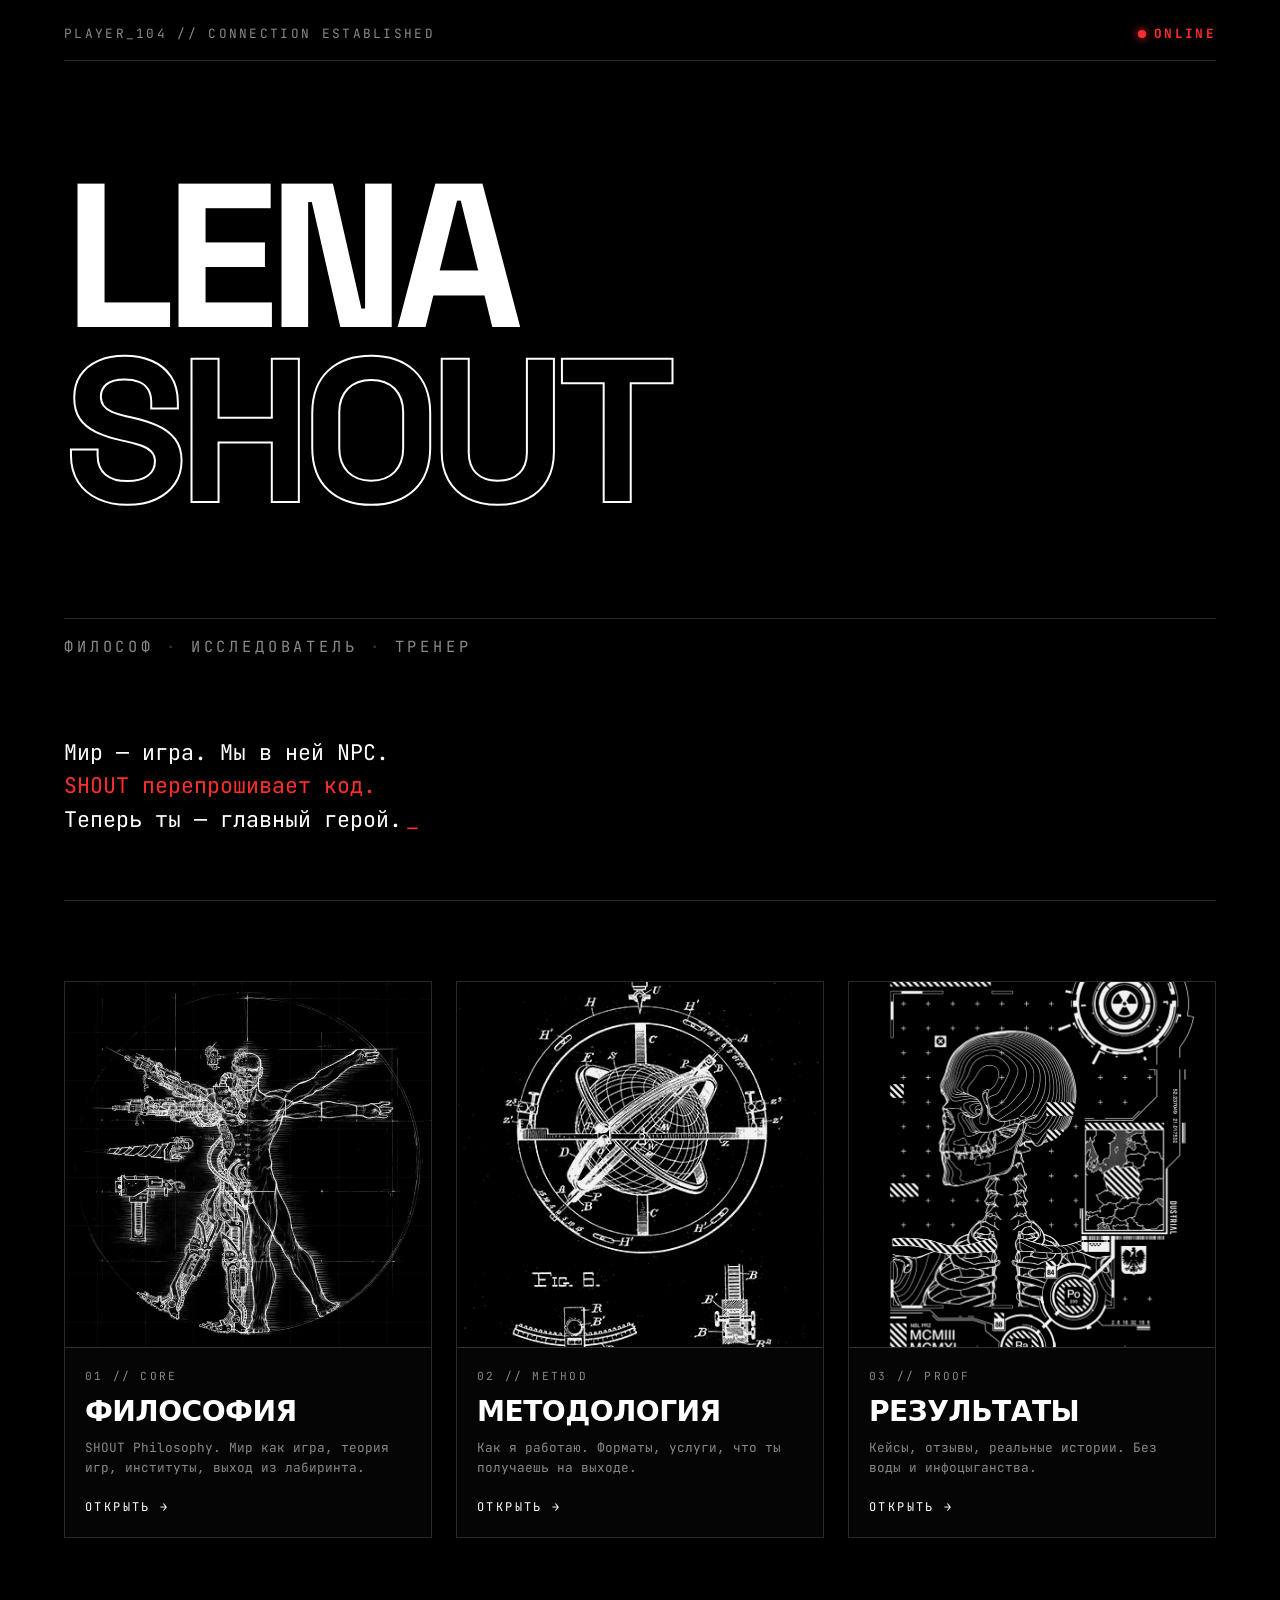
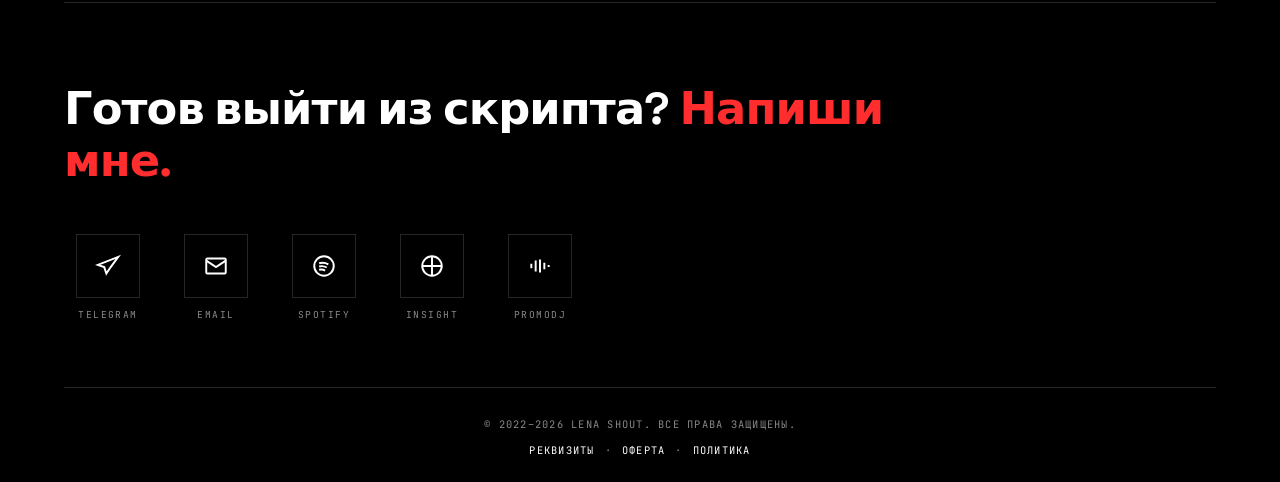
<file: index.html>
<!DOCTYPE html>
<html lang="ru">
<head>
<meta charset="UTF-8" />
<meta name="viewport" content="width=device-width, initial-scale=1.0" />
<meta name="theme-color" content="#000000" />

<title>LENA SHOUT — философ · исследователь · тренер</title>
<meta name="description" content="LENA SHOUT — философ, исследователь, трансформационный тренер. SHOUT Philosophy — мир как игра, выход из лабиринта." />

<!-- Open Graph -->
<meta property="og:type" content="website" />
<meta property="og:title" content="LENA SHOUT — философ · исследователь · тренер" />
<meta property="og:description" content="SHOUT перепрошивает код. Теперь ты — главный герой." />
<meta property="og:url" content="https://lenashout.com/" />
<meta property="og:image" content="https://lenashout.com/assets/og-image.png" />
<meta property="og:image:width" content="1640" />
<meta property="og:image:height" content="924" />
<meta property="og:image:type" content="image/png" />
<meta property="og:site_name" content="LENA SHOUT" />
<meta property="og:locale" content="ru_RU" />

<!-- Twitter -->
<meta name="twitter:card" content="summary_large_image" />
<meta name="twitter:title" content="LENA SHOUT — философ · исследователь · тренер" />
<meta name="twitter:description" content="SHOUT перепрошивает код. Теперь ты — главный герой." />
<meta name="twitter:image" content="https://lenashout.com/assets/og-image.png" />

<!-- Favicon -->
<link rel="icon" type="image/svg+xml" href="assets/favicon.svg" />

<style>
@import url('https://fonts.googleapis.com/css2?family=Space+Grotesk:wght@400;700;900&family=JetBrains+Mono:wght@300;400;700&display=swap');

:root{
  --bg:#000; --fg:#fff; --dim:#888; --red:#ff2d2d;
  --line:rgba(255,255,255,.15);
  --pad:clamp(20px,5vw,80px);
  --h:'Space Grotesk',system-ui,sans-serif;
  --m:'JetBrains Mono',monospace;
}
*,*::before,*::after{box-sizing:border-box;margin:0;padding:0}
html{scroll-behavior:smooth}
html,body{overflow-x:hidden;background:var(--bg);color:var(--fg)}
body{font-family:var(--m);font-size:15px;line-height:1.55;padding:0 var(--pad);-webkit-font-smoothing:antialiased}
a{color:inherit;text-decoration:none;transition:color .2s}
a:hover{color:var(--dim)}
img{display:block;max-width:100%}

.scanlines{position:fixed;inset:0;pointer-events:none;z-index:100;background:repeating-linear-gradient(to bottom,rgba(255,255,255,.02) 0 1px,transparent 1px 3px);mix-blend-mode:overlay}

/* HERO */
.hero{min-height:100vh;padding:24px 0 64px;display:flex;flex-direction:column;justify-content:space-between;gap:32px}
.hero-status{
  display:flex;justify-content:space-between;align-items:center;
  gap:16px;flex-wrap:wrap;
  font-size:.8rem;letter-spacing:.18em;
  text-transform:uppercase;
  padding-bottom:16px;
  border-bottom:1px solid var(--line);
  color:var(--dim);
}
.hero-status .online{
  color:var(--red);font-weight:700;
  display:flex;align-items:center;gap:8px;
}
.hero-status .online::before{
  content:"";width:8px;height:8px;background:var(--red);
  border-radius:50%;box-shadow:0 0 10px var(--red);
  animation:pulse 1.6s infinite;
}
@keyframes pulse{50%{opacity:.3}}
@keyframes blink{50%{opacity:.2}}

.hero-title{
  font-family:var(--h);font-weight:900;
  font-size:clamp(4rem,16vw,14rem);
  line-height:.85;letter-spacing:-.05em;
  text-transform:uppercase;margin:32px 0 0;
}
.hero-title span{display:block;overflow:hidden;white-space:nowrap}
.hero-title .outline{color:transparent;-webkit-text-stroke:2px var(--fg)}

.hero-subtitle{
  font-family:var(--m);
  font-size:clamp(.8rem,1.2vw,1rem);
  letter-spacing:.25em;
  text-transform:uppercase;
  color:var(--dim);
  margin-top:24px;
  padding-top:16px;
  border-top:1px solid var(--line);
}
.hero-subtitle .sep{opacity:.4;margin:0 12px}

.hero-lead{
  max-width:680px;
  font-size:clamp(1.05rem,1.7vw,1.35rem);
  line-height:1.55;
}
.hero-lead .line{display:block}
.hero-lead .accent{color:var(--red)}
.cursor{display:inline-block;color:var(--red);animation:blink 1s steps(2) infinite;margin-left:4px}

/* CARDS */
.cards{
  display:grid;
  grid-template-columns:repeat(3,1fr);
  gap:24px;
  padding:80px 0 64px;
  border-top:1px solid var(--line);
}
.card{
  display:flex;flex-direction:column;
  border:1px solid var(--line);
  background:#050505;
  transition:border-color .25s, transform .25s;
  text-decoration:none;
  color:inherit;
}
.card:hover{border-color:var(--fg);transform:translateY(-4px)}
.card:hover .card-arrow{transform:translateX(6px)}

.card-image{
  aspect-ratio:1/1;
  background:#0a0a0a;
  border-bottom:1px solid var(--line);
  position:relative;
  overflow:hidden;
}
.card-image img{
  width:100%;height:100%;
  object-fit:cover;
  filter:grayscale(100%) contrast(1.1) brightness(.95);
  transition:filter .3s ease, transform .4s ease;
}
.card:hover .card-image img{
  filter:grayscale(100%) contrast(1.15) brightness(1.05);
  transform:scale(1.03);
}

.card-body{padding:20px;display:flex;flex-direction:column;gap:12px;flex:1}
.card-num{font-size:.7rem;letter-spacing:.2em;color:var(--dim)}
.card-title{font-family:var(--h);font-weight:900;font-size:clamp(1.3rem,2.2vw,1.8rem);letter-spacing:-.02em;line-height:1;text-transform:uppercase}
.card-desc{font-size:.8rem;line-height:1.6;color:var(--dim);flex:1}
.card-arrow{font-family:var(--m);font-size:.75rem;letter-spacing:.2em;color:var(--fg);text-transform:uppercase;margin-top:8px;transition:transform .25s}

/* КОНТАКТ */
.contact{
  padding:80px 0 64px;
  border-top:1px solid var(--line);
  display:flex;flex-direction:column;gap:48px;
}
.contact-lead{
  max-width:900px;
  font-family:var(--h);font-weight:900;
  font-size:clamp(1.6rem,3.5vw,3rem);
  line-height:1.15;letter-spacing:-.02em;
}
.contact-lead .accent{color:var(--red)}

.contact-icons{
  list-style:none;
  display:flex;flex-wrap:wrap;gap:20px;
}
.contact-icons li a{
  display:flex;flex-direction:column;align-items:center;gap:10px;
  width:88px;color:inherit;
}
.icon-box{
  width:64px;height:64px;
  border:1px solid var(--line);
  display:flex;align-items:center;justify-content:center;
  transition:background .25s, border-color .25s, color .25s, transform .25s;
}
.icon-box svg{width:26px;height:26px;stroke:currentColor;fill:none;stroke-width:1.8}
.icon-label{font-size:.6rem;letter-spacing:.15em;text-transform:uppercase;color:var(--dim);text-align:center;transition:color .25s}
.contact-icons li a:hover .icon-box{background:var(--fg);color:var(--bg);border-color:var(--fg);transform:translateY(-4px)}
.contact-icons li a:hover .icon-label{color:var(--fg)}

/* ПОДВАЛ */
.foot{
  padding:28px 0 24px;border-top:1px solid var(--line);
  display:flex;flex-direction:column;align-items:center;justify-content:center;
  gap:10px;text-align:center;
  font-size:.65rem;letter-spacing:.12em;
  color:var(--dim);text-transform:uppercase;
}
.foot-left{color:var(--dim)}
.foot-center{display:flex;align-items:center;justify-content:center;gap:10px;flex-wrap:wrap}
.foot-center a{color:var(--fg)}
.foot-center a:hover{color:var(--red)}
.foot-center .sep{color:var(--dim)}

@media (max-width:900px){
  .cards{grid-template-columns:1fr;gap:20px}
}
@media (max-width:600px){
  body{font-size:14px}
  .hero{min-height:auto;padding-top:16px}
  .hero-title{font-size:clamp(3rem,22vw,6rem);letter-spacing:-.04em}
  .hero-title .outline{-webkit-text-stroke:1.5px var(--fg)}
  .hero-subtitle{font-size:.7rem;letter-spacing:.2em}
  .hero-subtitle .sep{margin:0 6px}
  .hero-status{font-size:.7rem;letter-spacing:.12em}
  .contact{padding:56px 0 44px;gap:32px}
  .contact-icons{gap:14px}
  .contact-icons li a{width:74px}
  .icon-box{width:56px;height:56px}
  .icon-box svg{width:22px;height:22px}
  .foot{gap:14px}
}
@media (prefers-reduced-motion:reduce){
  *{animation:none!important;transition:none!important}
}
</style>
</head>
<body>

<div class="scanlines"></div>

<header class="hero" id="top">
  <div class="hero-status">
    <span>PLAYER_<span id="player-id">001</span> // CONNECTION ESTABLISHED</span>
    <span class="online">ONLINE</span>
  </div>

  <h1 class="hero-title">
    <span>LENA</span>
    <span class="outline">SHOUT</span>
  </h1>

  <p class="hero-subtitle">
    Философ<span class="sep">·</span>Исследователь<span class="sep">·</span>Тренер
  </p>

  <p class="hero-lead">
    <span class="line">Мир — игра. Мы в ней NPC.</span>
    <span class="line accent">SHOUT перепрошивает код.</span>
    <span class="line">Теперь ты — главный герой.<span class="cursor">_</span></span>
  </p>
</header>

<section class="cards">

  <a href="philosophy.html" class="card">
    <div class="card-image"><img src="assets/philosophy.jpg" alt="Философия" /></div>
    <div class="card-body">
      <span class="card-num">01 // CORE</span>
      <h3 class="card-title">ФИЛОСОФИЯ</h3>
      <p class="card-desc">SHOUT Philosophy. Мир как игра, теория игр, институты, выход из лабиринта.</p>
      <span class="card-arrow">ОТКРЫТЬ →</span>
    </div>
  </a>

  <a href="method.html" class="card">
    <div class="card-image"><img src="assets/method.jpg" alt="Методология" /></div>
    <div class="card-body">
      <span class="card-num">02 // METHOD</span>
      <h3 class="card-title">МЕТОДОЛОГИЯ</h3>
      <p class="card-desc">Как я работаю. Форматы, услуги, что ты получаешь на выходе.</p>
      <span class="card-arrow">ОТКРЫТЬ →</span>
    </div>
  </a>

  <a href="results.html" class="card">
    <div class="card-image"><img src="assets/results.jpg" alt="Результаты" /></div>
    <div class="card-body">
      <span class="card-num">03 // PROOF</span>
      <h3 class="card-title">РЕЗУЛЬТАТЫ</h3>
      <p class="card-desc">Кейсы, отзывы, реальные истории. Без воды и инфоцыганства.</p>
      <span class="card-arrow">ОТКРЫТЬ →</span>
    </div>
  </a>

</section>

<section class="contact" id="contact">
  <p class="contact-lead">
    Готов выйти из скрипта? <span class="accent">Напиши мне.</span>
  </p>

  <ul class="contact-icons">

    <li>
      <a href="https://t.me/lenashout_bot" target="_blank" rel="noopener" aria-label="Telegram">
        <span class="icon-box">
          <svg viewBox="0 0 24 24" aria-hidden="true"><path d="M21.5 3.5L2.5 11l6 2 2 6 4-6 7-9.5z"/></svg>
        </span>
        <span class="icon-label">Telegram</span>
      </a>
    </li>

    <li>
      <a href="mailto:shout@ya.ru" aria-label="Email">
        <span class="icon-box">
          <svg viewBox="0 0 24 24" aria-hidden="true"><rect x="3" y="5" width="18" height="14" rx="1"/><path d="M3 7l9 6 9-6"/></svg>
        </span>
        <span class="icon-label">Email</span>
      </a>
    </li>

    <li>
      <a href="https://open.spotify.com/artist/0pJsxy4s1DE1wV0tOyntlk" target="_blank" rel="noopener" aria-label="Spotify">
        <span class="icon-box">
          <svg viewBox="0 0 24 24" aria-hidden="true"><circle cx="12" cy="12" r="9"/><path d="M7.5 9.5c3-.8 6-.4 8.5 1M7.5 12.5c2.5-.7 5-.3 7 .9M7.5 15.5c2-.5 4-.2 5.5.7"/></svg>
        </span>
        <span class="icon-label">Spotify</span>
      </a>
    </li>

    <li>
      <a href="https://insighttimer.com/lenashout" target="_blank" rel="noopener" aria-label="Insight Timer">
        <span class="icon-box">
          <svg viewBox="0 0 24 24" aria-hidden="true"><circle cx="12" cy="12" r="9"/><path d="M12 3v18M3 12h18"/></svg>
        </span>
        <span class="icon-label">Insight</span>
      </a>
    </li>

    <li>
      <a href="https://promodj.com/lenashout" target="_blank" rel="noopener" aria-label="PromoDJ">
        <span class="icon-box">
          <svg viewBox="0 0 24 24" aria-hidden="true"><path d="M4 14v-4M8 17V7M12 18V6M16 15V9M20 13v-2"/></svg>
        </span>
        <span class="icon-label">PromoDJ</span>
      </a>
    </li>

  </ul>
</section>

<footer class="foot">
  <span class="foot-left">© 2022–<span id="year">2026</span> LENA SHOUT. Все права защищены.</span>
  <span class="foot-center">
    <a href="legal/requisites.html">Реквизиты</a>
    <span class="sep">·</span>
    <a href="legal/terms.html">Оферта</a>
    <span class="sep">·</span>
    <a href="legal/privacy.html">Политика</a>
  </span>
</footer>

<script>
document.getElementById('year').textContent = new Date().getFullYear();
const playerId = String(Math.floor(Math.random() * 999) + 1).padStart(3, '0');
document.getElementById('player-id').textContent = playerId;
</script>
</body>
</html>
</file>
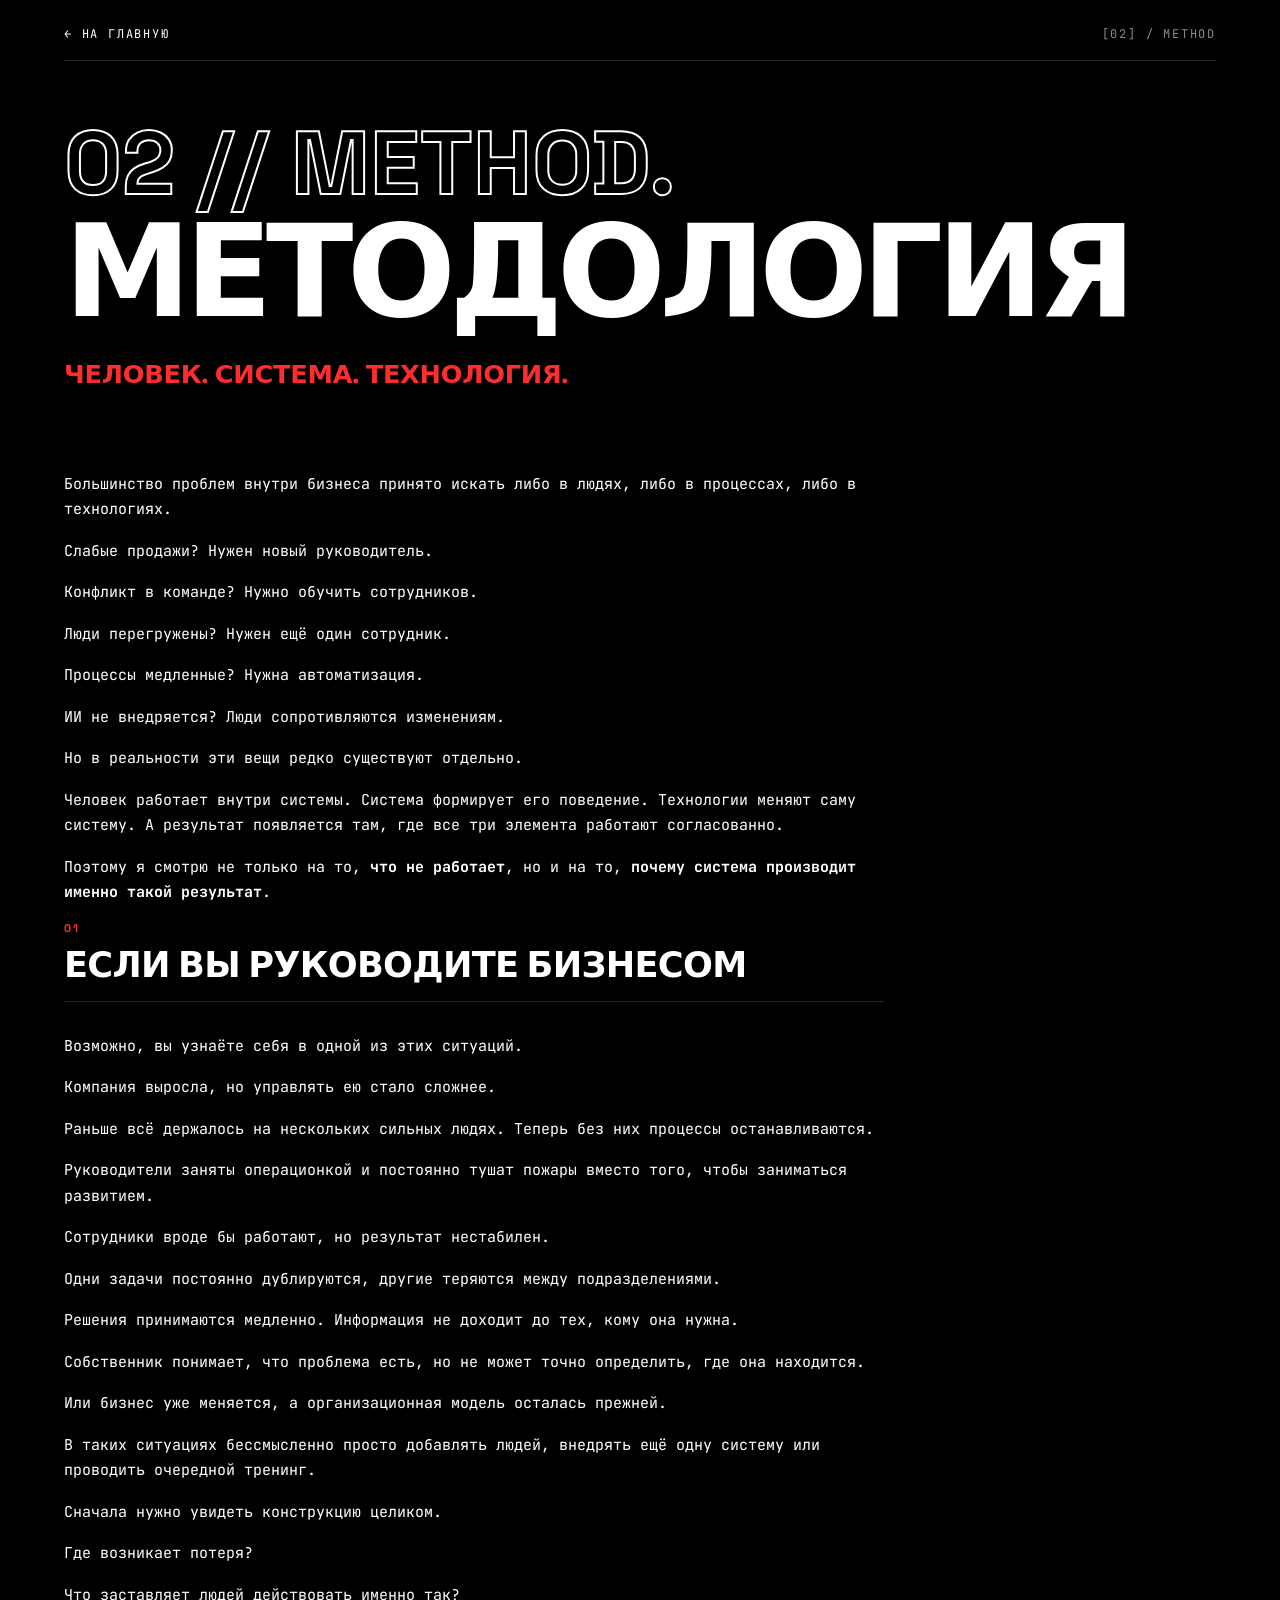
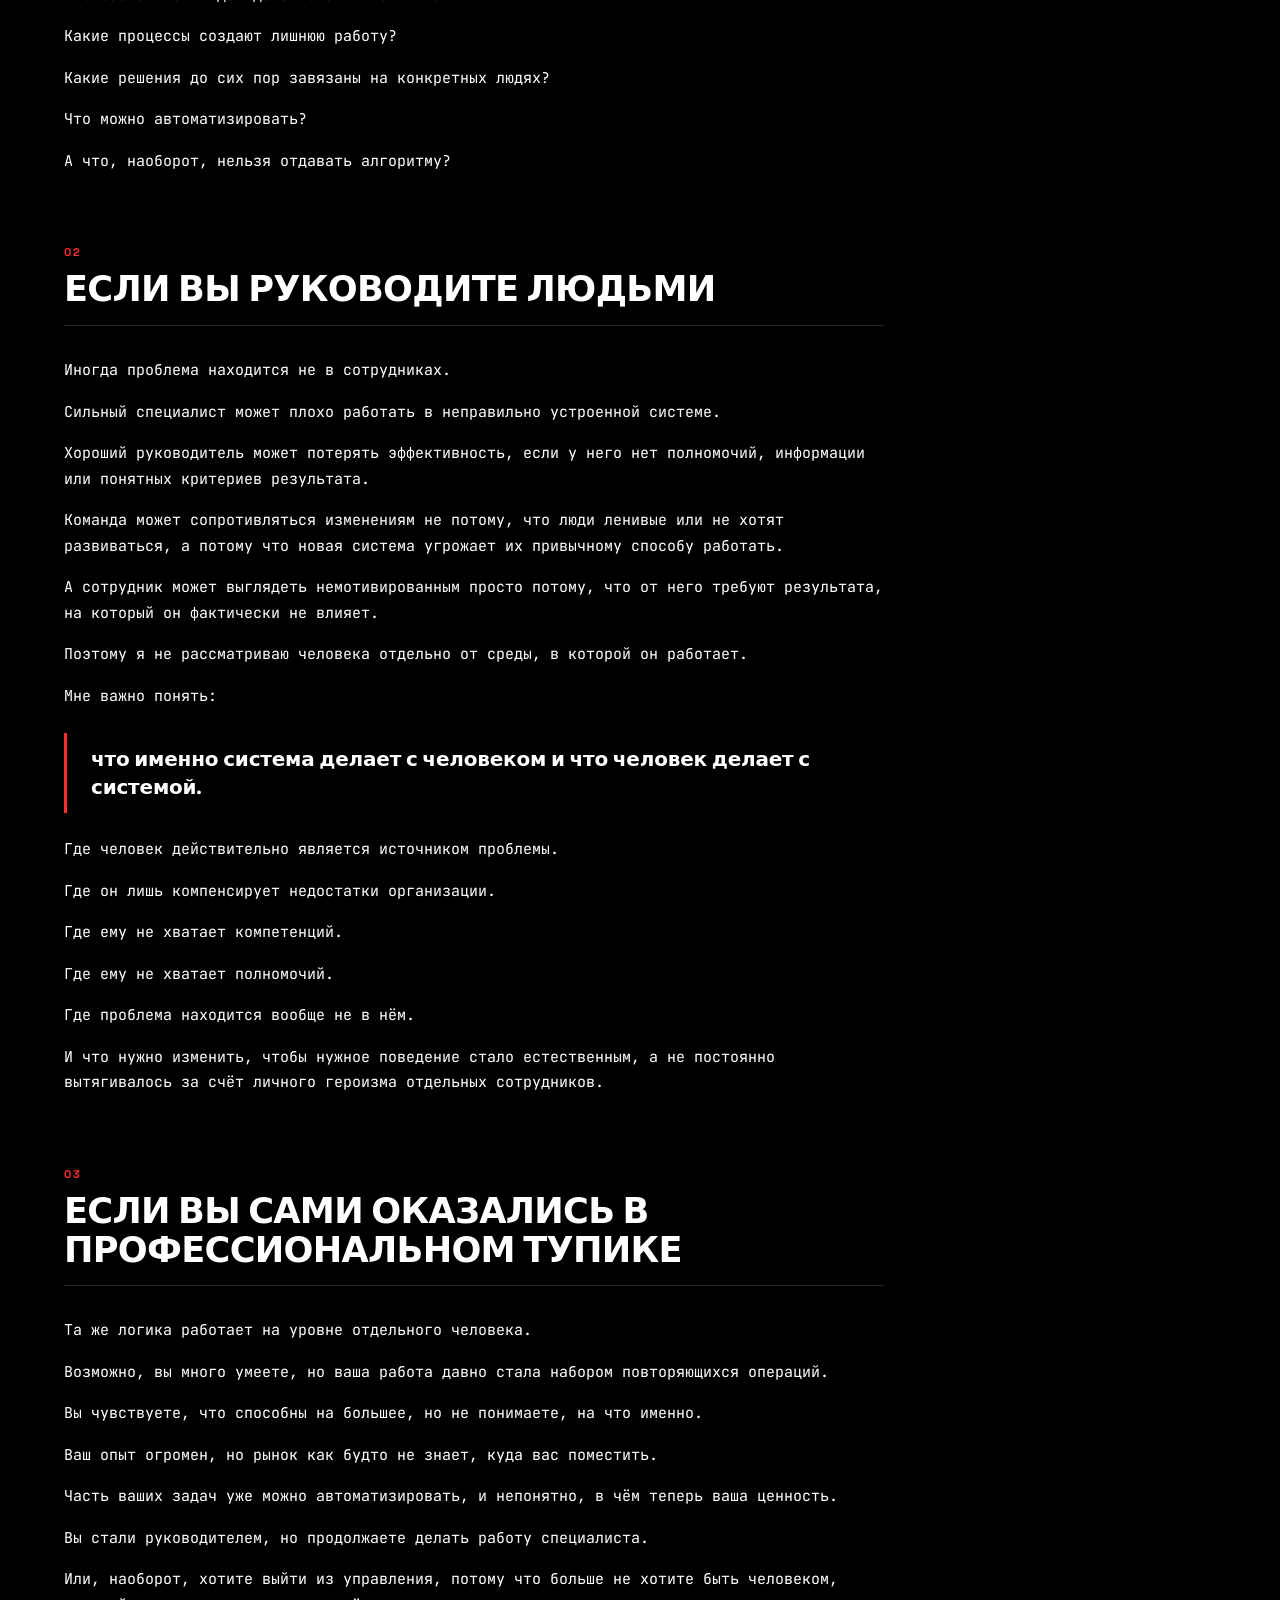
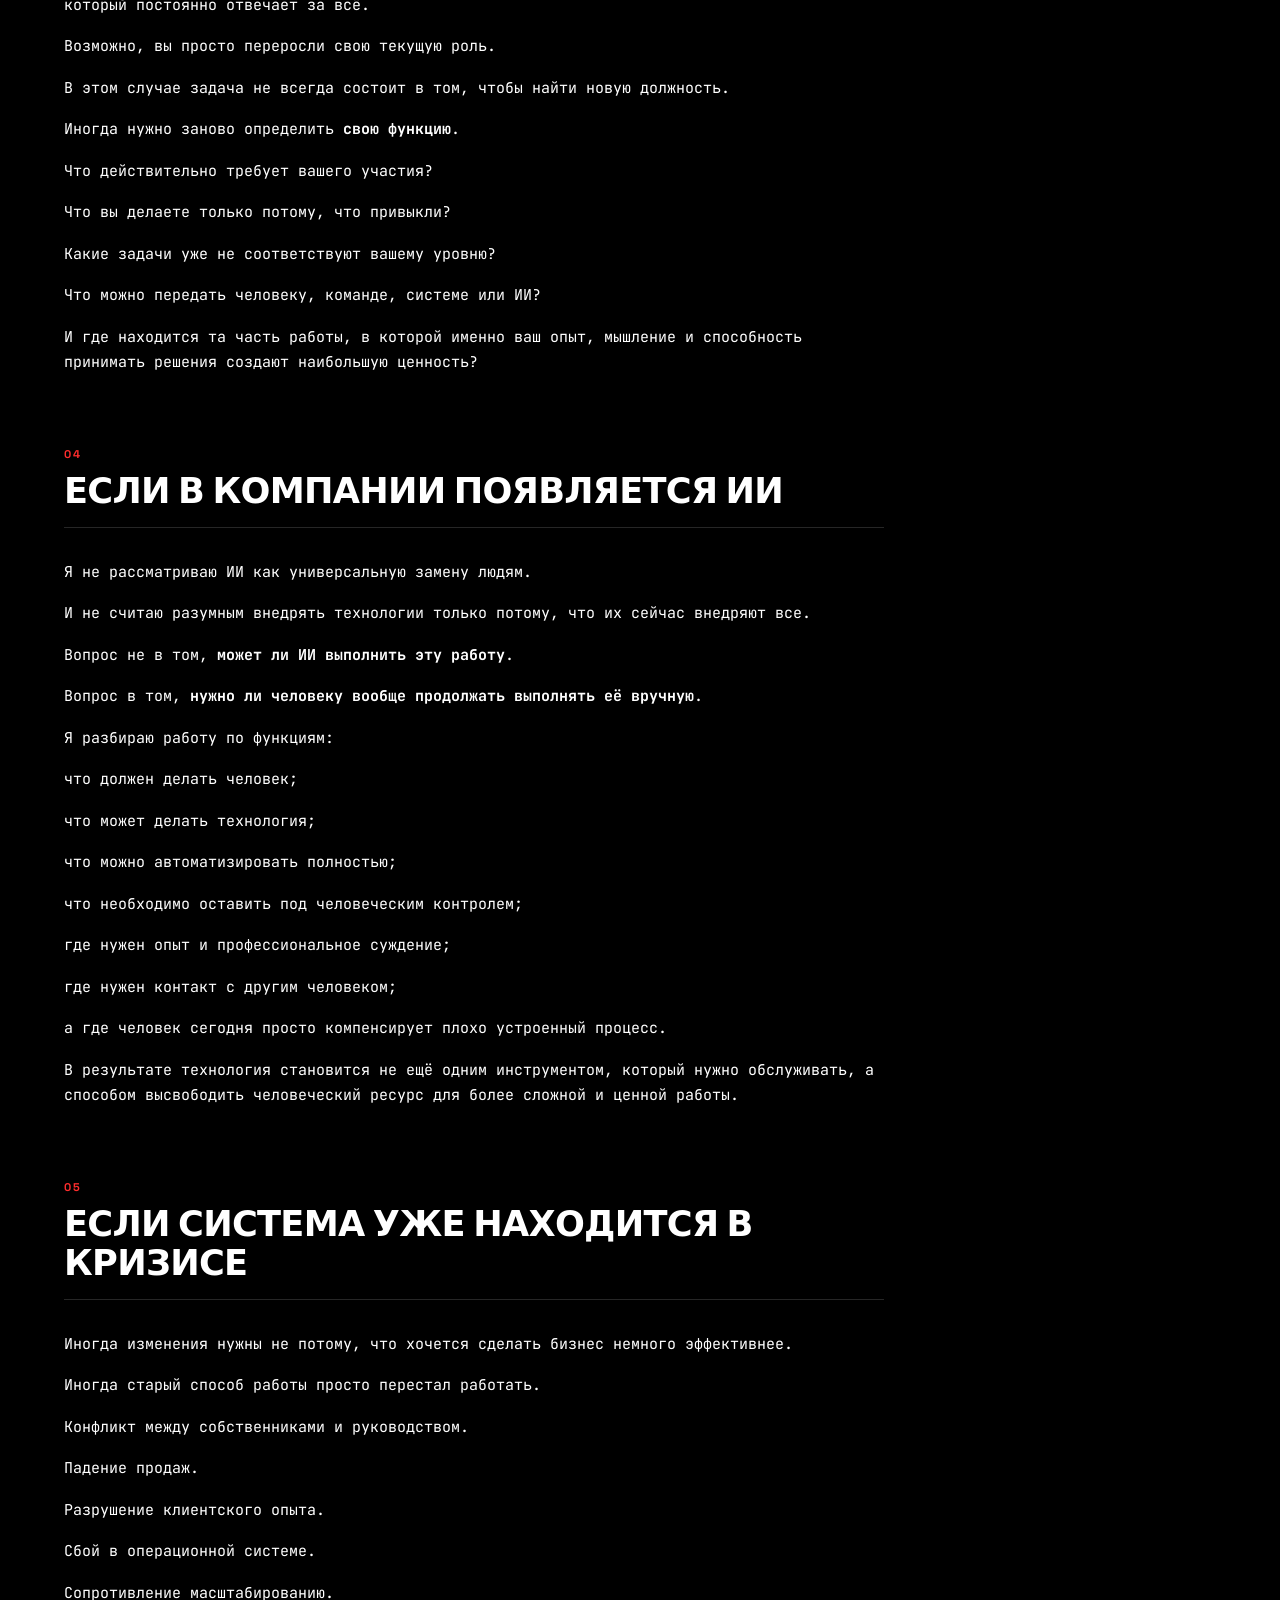
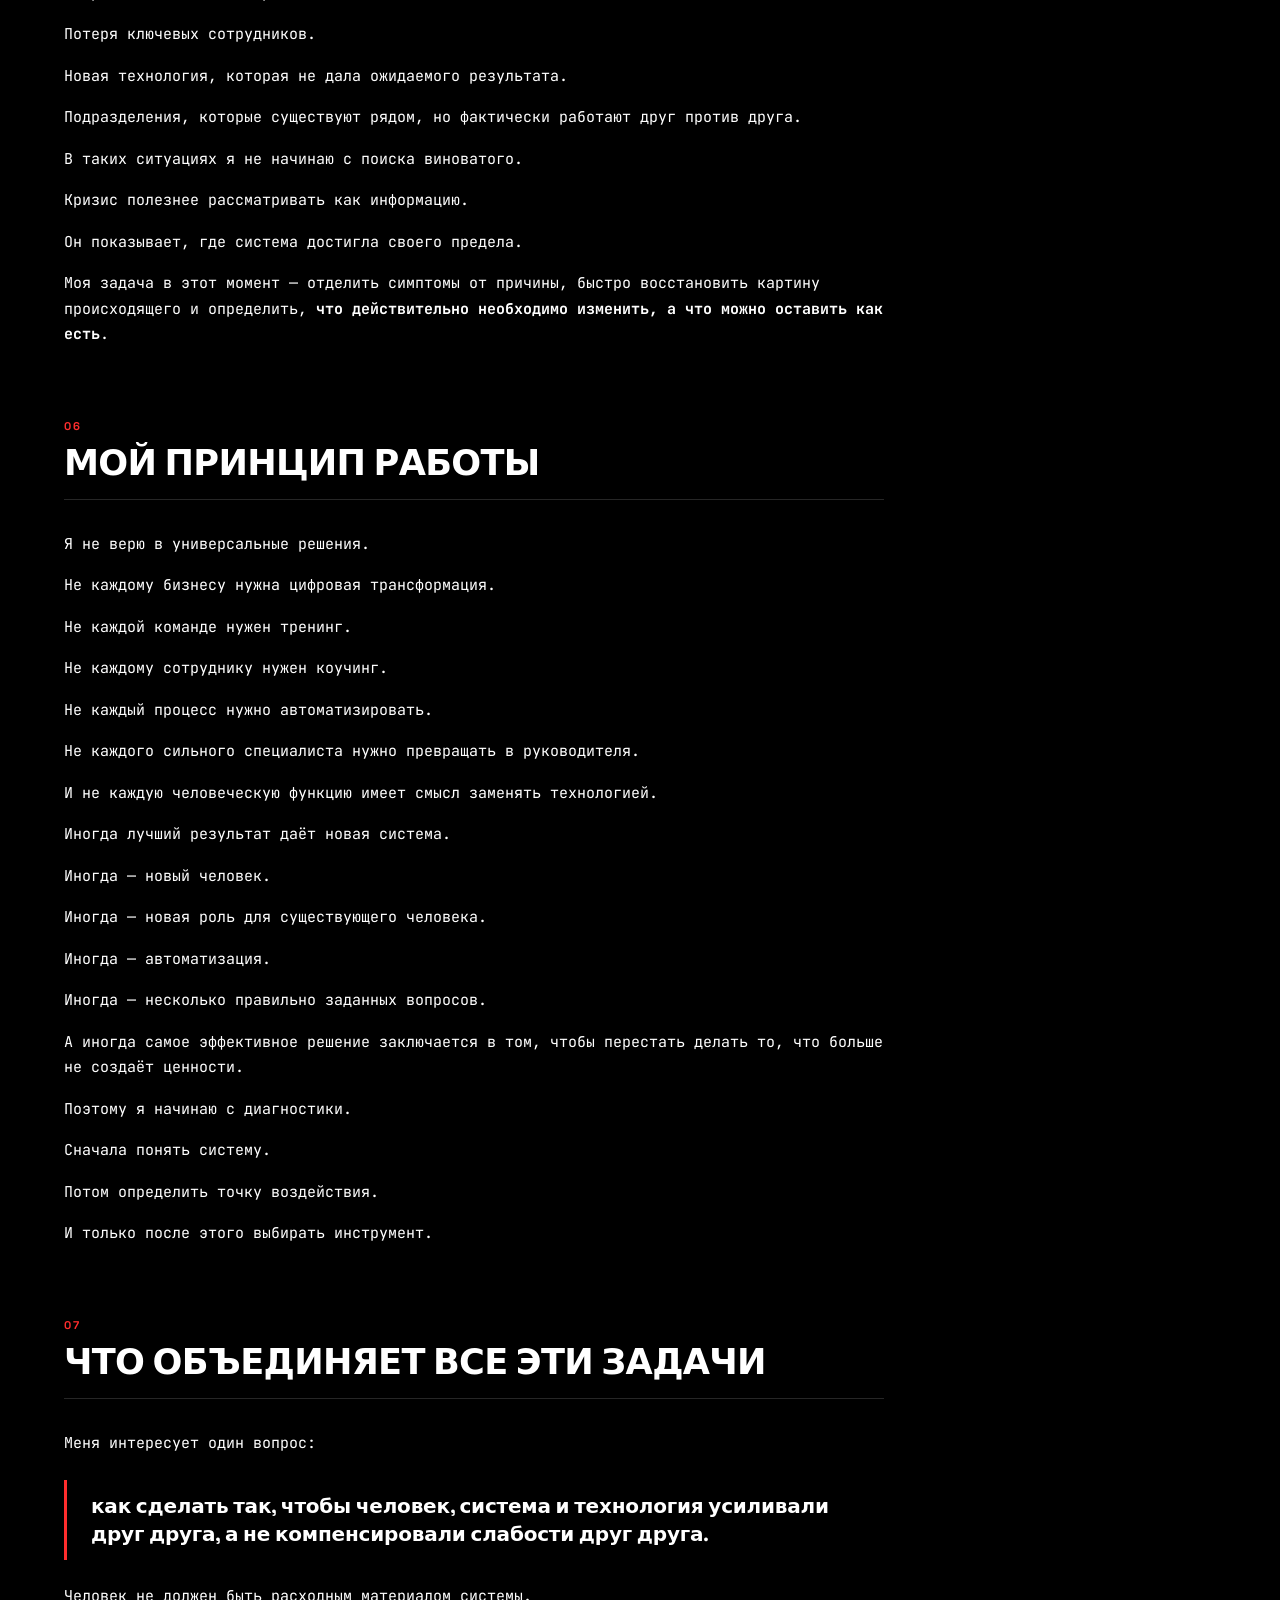
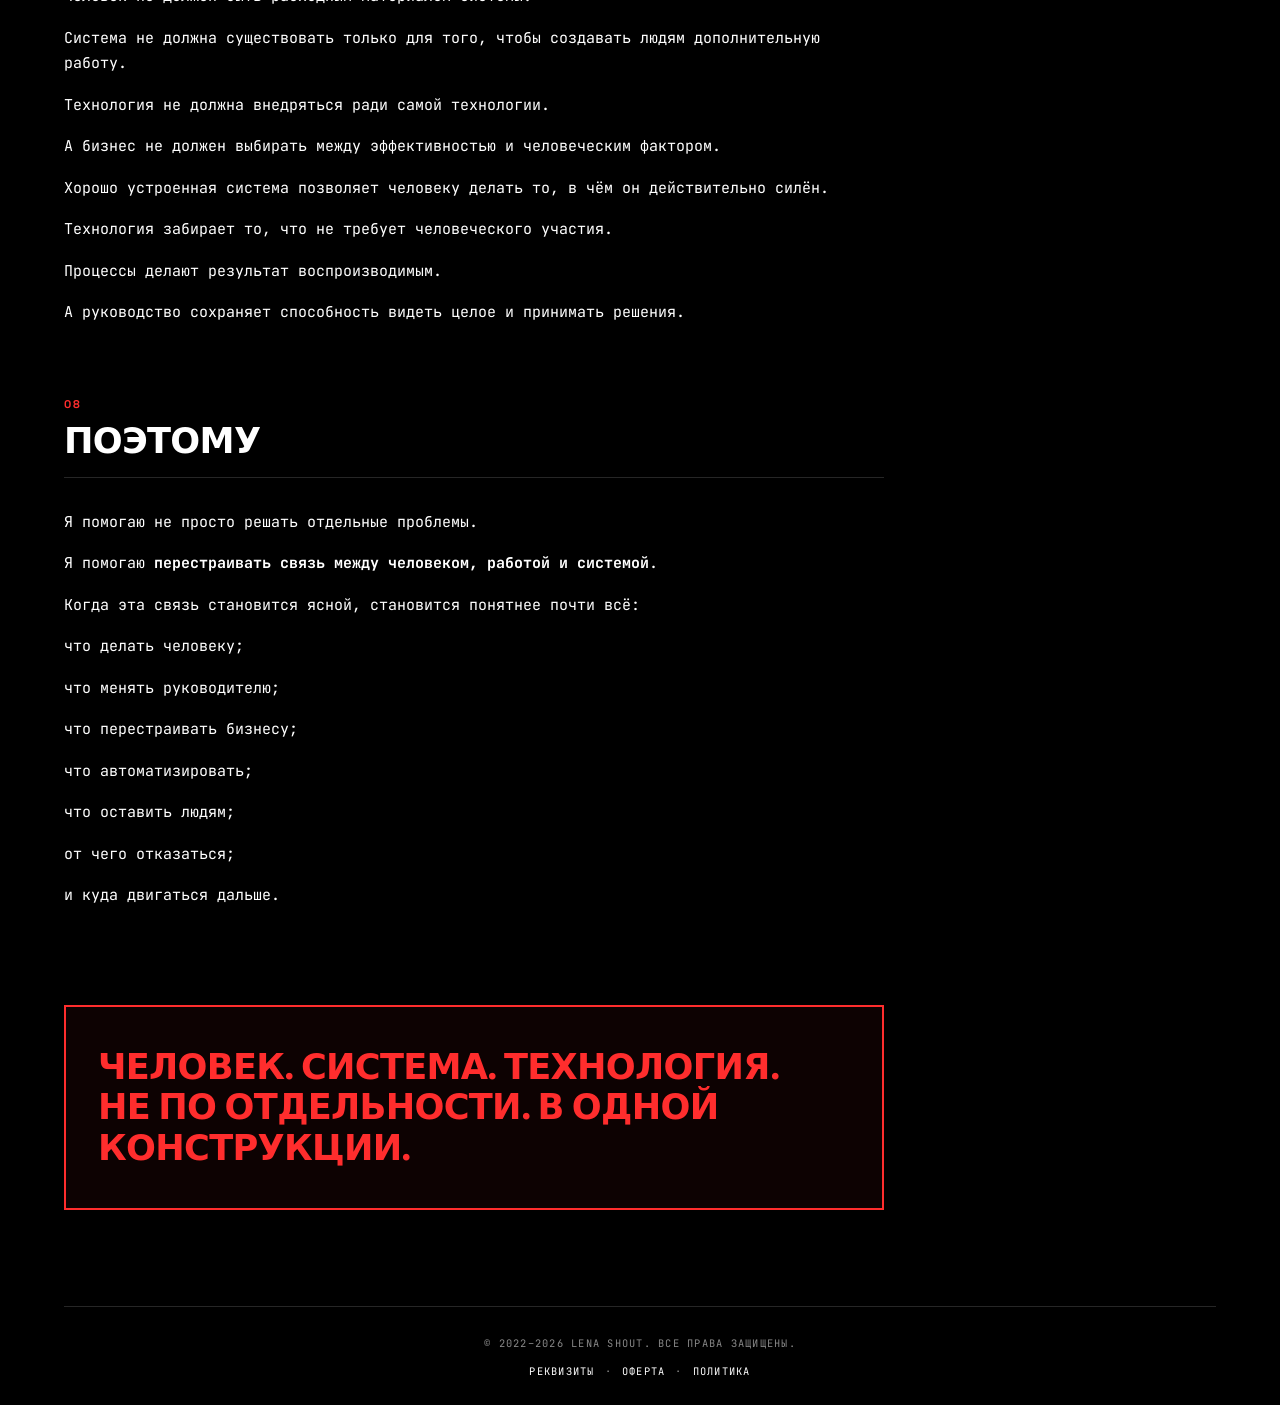
<file: method.html>
<!DOCTYPE html>
<html lang="ru">
<head>
<meta charset="UTF-8" />
<meta name="viewport" content="width=device-width, initial-scale=1.0" />
<meta name="theme-color" content="#000000" />
<title>Методология — LENA SHOUT</title>
<meta name="description" content="Методология LENA SHOUT: человек, система, технология — не по отдельности, а в одной конструкции." />
<meta name="robots" content="index, follow" />
<style>
@import url('https://fonts.googleapis.com/css2?family=Space+Grotesk:wght@400;700;900&family=JetBrains+Mono:wght@300;400;700&display=swap');

:root{
  --bg:#000; --fg:#fff; --dim:#888; --red:#ff2d2d;
  --line:rgba(255,255,255,.15);
  --pad:clamp(20px,5vw,80px);
  --h:'Space Grotesk',system-ui,sans-serif;
  --m:'JetBrains Mono',monospace;
}
*,*::before,*::after{box-sizing:border-box;margin:0;padding:0}
html{scroll-behavior:smooth}
html,body{overflow-x:hidden;background:var(--bg);color:var(--fg)}
body{font-family:var(--m);font-size:15px;line-height:1.7;padding:0 var(--pad);-webkit-font-smoothing:antialiased}
a{color:inherit;text-decoration:none;transition:color .2s}
a:hover{color:var(--dim)}

.scanlines{position:fixed;inset:0;pointer-events:none;z-index:100;background:repeating-linear-gradient(to bottom,rgba(255,255,255,.02) 0 1px,transparent 1px 3px);mix-blend-mode:overlay}

.top{
  padding:24px 0 16px;border-bottom:1px solid var(--line);
  display:flex;justify-content:space-between;align-items:center;
  gap:16px;flex-wrap:wrap;
  font-size:.75rem;letter-spacing:.15em;text-transform:uppercase;
  color:var(--dim);margin-bottom:64px;
}
.top a{color:var(--fg)}
.top a:hover{color:var(--red)}
.top .page-title{color:var(--dim)}

.page-head{margin-bottom:80px}
.page-head .num{
  font-family:var(--h);font-weight:900;
  font-size:clamp(2.5rem,7vw,6rem);
  line-height:.85;color:transparent;-webkit-text-stroke:2px var(--fg);
  margin-bottom:16px;
}
.page-head h1{
  font-family:var(--h);font-weight:900;
  font-size:clamp(2.5rem,10vw,8rem);
  line-height:.85;letter-spacing:-.05em;text-transform:uppercase;
  margin-bottom:32px;
}
.page-head .subtitle{
  max-width:820px;
  font-family:var(--h);
  font-weight:700;
  font-size:clamp(1.1rem,2vw,1.6rem);
  line-height:1.3;color:var(--red);
  text-transform:uppercase;
  letter-spacing:-.01em;
}

.manifesto{max-width:820px}
.manifesto p{margin-bottom:16px;color:var(--fg)}
.manifesto p.muted{color:var(--dim)}
.manifesto strong{font-weight:700;color:var(--fg)}
.manifesto em{font-style:italic;color:var(--dim)}

.chapter{margin-bottom:72px}
.chapter h2{
  font-family:var(--h);font-weight:900;
  font-size:clamp(1.4rem,2.8vw,2.2rem);
  letter-spacing:-.02em;text-transform:uppercase;
  line-height:1.1;
  margin-bottom:32px;
  padding-bottom:16px;
  border-bottom:1px solid var(--line);
}
.chapter h2 .ch-num{
  display:block;
  font-size:.7rem;letter-spacing:.2em;
  color:var(--red);margin-bottom:12px;font-weight:700;
}
.chapter p{margin-bottom:16px}

/* Список-перечисление (короткие строки) */
.lines p{color:var(--fg)}
.lines p.muted{color:var(--dim)}

/* Выделенные тезисы */
.thesis{
  border-left:3px solid var(--red);
  padding:12px 0 12px 24px;
  margin:24px 0;
  font-family:var(--h);font-weight:700;
  font-size:clamp(1.05rem,1.6vw,1.25rem);
  line-height:1.4;color:var(--fg);
  letter-spacing:-.01em;
}

/* Отдельный блок-«код» */
.blockquote{
  border:1px solid var(--line);
  padding:24px;
  margin:24px 0;
  background:rgba(255,255,255,.02);
}
.blockquote p:last-child{margin-bottom:0}

/* Финальный аккорд */
.final{
  margin:96px 0 32px;
  padding:40px 32px;
  border:2px solid var(--red);
  background:rgba(255,45,45,.05);
}
.final p{
  font-family:var(--h);font-weight:900;
  font-size:clamp(1.4rem,3vw,2.2rem);
  line-height:1.15;letter-spacing:-.02em;
  text-transform:uppercase;
  color:var(--red);
  margin:0;
}
.final p:last-child{margin-bottom:0}

.foot{
  margin-top:96px;padding:28px 0 24px;border-top:1px solid var(--line);
  display:flex;flex-direction:column;align-items:center;justify-content:center;
  gap:10px;text-align:center;
  font-size:.65rem;letter-spacing:.12em;
  color:var(--dim);text-transform:uppercase;
}
.foot-center{display:flex;align-items:center;justify-content:center;gap:10px;flex-wrap:wrap}
.foot-center a{color:var(--fg)}
.foot-center a:hover{color:var(--red)}
.foot-center .sep{color:var(--dim)}

@media (max-width:600px){
  body{font-size:14px;line-height:1.65}
  .page-head{margin-bottom:56px}
  .chapter{margin-bottom:56px}
  .final{padding:28px 20px}
}
@media (prefers-reduced-motion:reduce){
  *{transition:none!important}
}
</style>
</head>
<body>

<div class="scanlines"></div>

<header class="top">
  <a href="index.html">← На главную</a>
  <span class="page-title">[02] / Method</span>
</header>

<main>

  <div class="page-head">
    <div class="num">02 // METHOD.</div>
    <h1>Методология</h1>
    <p class="subtitle">Человек. Система. Технология.</p>
  </div>

  <article class="manifesto">

    <p>
      Большинство проблем внутри бизнеса принято искать либо в людях, либо в процессах,
      либо в технологиях.
    </p>

    <div class="lines">
      <p>Слабые продажи? Нужен новый руководитель.</p>
      <p>Конфликт в команде? Нужно обучить сотрудников.</p>
      <p>Люди перегружены? Нужен ещё один сотрудник.</p>
      <p>Процессы медленные? Нужна автоматизация.</p>
      <p>ИИ не внедряется? Люди сопротивляются изменениям.</p>
    </div>

    <p>Но в реальности эти вещи редко существуют отдельно.</p>

    <p>
      Человек работает внутри системы. Система формирует его поведение.
      Технологии меняют саму систему. А результат появляется там, где все три элемента
      работают согласованно.
    </p>

    <p>
      Поэтому я смотрю не только на то, <strong>что не работает</strong>, но и на то,
      <strong>почему система производит именно такой результат</strong>.
    </p>

    <!-- Если вы руководите бизнесом -->
    <section class="chapter">
      <h2><span class="ch-num">01</span>Если вы руководите бизнесом</h2>
      <p>Возможно, вы узнаёте себя в одной из этих ситуаций.</p>

      <div class="lines">
        <p>Компания выросла, но управлять ею стало сложнее.</p>
        <p>Раньше всё держалось на нескольких сильных людях. Теперь без них процессы останавливаются.</p>
        <p>Руководители заняты операционкой и постоянно тушат пожары вместо того, чтобы заниматься развитием.</p>
        <p>Сотрудники вроде бы работают, но результат нестабилен.</p>
        <p>Одни задачи постоянно дублируются, другие теряются между подразделениями.</p>
        <p>Решения принимаются медленно. Информация не доходит до тех, кому она нужна.</p>
        <p>Собственник понимает, что проблема есть, но не может точно определить, где она находится.</p>
        <p>Или бизнес уже меняется, а организационная модель осталась прежней.</p>
      </div>

      <p>
        В таких ситуациях бессмысленно просто добавлять людей, внедрять ещё одну систему
        или проводить очередной тренинг.
      </p>

      <p>Сначала нужно увидеть конструкцию целиком.</p>

      <div class="lines">
        <p>Где возникает потеря?</p>
        <p>Что заставляет людей действовать именно так?</p>
        <p>Какие процессы создают лишнюю работу?</p>
        <p>Какие решения до сих пор завязаны на конкретных людях?</p>
        <p>Что можно автоматизировать?</p>
        <p>А что, наоборот, нельзя отдавать алгоритму?</p>
      </div>
    </section>

    <!-- Если вы руководите людьми -->
    <section class="chapter">
      <h2><span class="ch-num">02</span>Если вы руководите людьми</h2>
      <p>Иногда проблема находится не в сотрудниках.</p>

      <div class="lines">
        <p>Сильный специалист может плохо работать в неправильно устроенной системе.</p>
        <p>Хороший руководитель может потерять эффективность, если у него нет полномочий, информации или понятных критериев результата.</p>
        <p>Команда может сопротивляться изменениям не потому, что люди ленивые или не хотят развиваться, а потому что новая система угрожает их привычному способу работать.</p>
        <p>А сотрудник может выглядеть немотивированным просто потому, что от него требуют результата, на который он фактически не влияет.</p>
      </div>

      <p>Поэтому я не рассматриваю человека отдельно от среды, в которой он работает.</p>

      <p>Мне важно понять:</p>

      <div class="thesis">
        что именно система делает с человеком и что человек делает с системой.
      </div>

      <div class="lines">
        <p>Где человек действительно является источником проблемы.</p>
        <p>Где он лишь компенсирует недостатки организации.</p>
        <p>Где ему не хватает компетенций.</p>
        <p>Где ему не хватает полномочий.</p>
        <p>Где проблема находится вообще не в нём.</p>
      </div>

      <p>
        И что нужно изменить, чтобы нужное поведение стало естественным, а не постоянно
        вытягивалось за счёт личного героизма отдельных сотрудников.
      </p>
    </section>

    <!-- Профессиональный тупик -->
    <section class="chapter">
      <h2><span class="ch-num">03</span>Если вы сами оказались в профессиональном тупике</h2>
      <p>Та же логика работает на уровне отдельного человека.</p>

      <div class="lines">
        <p>Возможно, вы много умеете, но ваша работа давно стала набором повторяющихся операций.</p>
        <p>Вы чувствуете, что способны на большее, но не понимаете, на что именно.</p>
        <p>Ваш опыт огромен, но рынок как будто не знает, куда вас поместить.</p>
        <p>Часть ваших задач уже можно автоматизировать, и непонятно, в чём теперь ваша ценность.</p>
        <p>Вы стали руководителем, но продолжаете делать работу специалиста.</p>
        <p>Или, наоборот, хотите выйти из управления, потому что больше не хотите быть человеком, который постоянно отвечает за всё.</p>
        <p>Возможно, вы просто переросли свою текущую роль.</p>
      </div>

      <p>В этом случае задача не всегда состоит в том, чтобы найти новую должность.</p>

      <p>Иногда нужно заново определить <strong>свою функцию</strong>.</p>

      <div class="lines">
        <p>Что действительно требует вашего участия?</p>
        <p>Что вы делаете только потому, что привыкли?</p>
        <p>Какие задачи уже не соответствуют вашему уровню?</p>
        <p>Что можно передать человеку, команде, системе или ИИ?</p>
      </div>

      <p>
        И где находится та часть работы, в которой именно ваш опыт, мышление и способность
        принимать решения создают наибольшую ценность?
      </p>
    </section>

    <!-- ИИ -->
    <section class="chapter">
      <h2><span class="ch-num">04</span>Если в компании появляется ИИ</h2>
      <p>Я не рассматриваю ИИ как универсальную замену людям.</p>
      <p>И не считаю разумным внедрять технологии только потому, что их сейчас внедряют все.</p>

      <p>Вопрос не в том, <strong>может ли ИИ выполнить эту работу</strong>.</p>
      <p>Вопрос в том, <strong>нужно ли человеку вообще продолжать выполнять её вручную</strong>.</p>

      <p>Я разбираю работу по функциям:</p>

      <div class="lines">
        <p>что должен делать человек;</p>
        <p>что может делать технология;</p>
        <p>что можно автоматизировать полностью;</p>
        <p>что необходимо оставить под человеческим контролем;</p>
        <p>где нужен опыт и профессиональное суждение;</p>
        <p>где нужен контакт с другим человеком;</p>
        <p>а где человек сегодня просто компенсирует плохо устроенный процесс.</p>
      </div>

      <p>
        В результате технология становится не ещё одним инструментом, который нужно
        обслуживать, а способом высвободить человеческий ресурс для более сложной
        и ценной работы.
      </p>
    </section>

    <!-- Кризис -->
    <section class="chapter">
      <h2><span class="ch-num">05</span>Если система уже находится в кризисе</h2>
      <p>Иногда изменения нужны не потому, что хочется сделать бизнес немного эффективнее.</p>
      <p>Иногда старый способ работы просто перестал работать.</p>

      <div class="lines">
        <p>Конфликт между собственниками и руководством.</p>
        <p>Падение продаж.</p>
        <p>Разрушение клиентского опыта.</p>
        <p>Сбой в операционной системе.</p>
        <p>Сопротивление масштабированию.</p>
        <p>Потеря ключевых сотрудников.</p>
        <p>Новая технология, которая не дала ожидаемого результата.</p>
        <p>Подразделения, которые существуют рядом, но фактически работают друг против друга.</p>
      </div>

      <p>В таких ситуациях я не начинаю с поиска виноватого.</p>
      <p>Кризис полезнее рассматривать как информацию.</p>
      <p>Он показывает, где система достигла своего предела.</p>

      <p>
        Моя задача в этот момент — отделить симптомы от причины, быстро восстановить
        картину происходящего и определить, <strong>что действительно необходимо изменить,
        а что можно оставить как есть</strong>.
      </p>
    </section>

    <!-- Принцип работы -->
    <section class="chapter">
      <h2><span class="ch-num">06</span>Мой принцип работы</h2>
      <p>Я не верю в универсальные решения.</p>

      <div class="lines">
        <p>Не каждому бизнесу нужна цифровая трансформация.</p>
        <p>Не каждой команде нужен тренинг.</p>
        <p>Не каждому сотруднику нужен коучинг.</p>
        <p>Не каждый процесс нужно автоматизировать.</p>
        <p>Не каждого сильного специалиста нужно превращать в руководителя.</p>
        <p>И не каждую человеческую функцию имеет смысл заменять технологией.</p>
      </div>

      <div class="lines">
        <p>Иногда лучший результат даёт новая система.</p>
        <p>Иногда — новый человек.</p>
        <p>Иногда — новая роль для существующего человека.</p>
        <p>Иногда — автоматизация.</p>
        <p>Иногда — несколько правильно заданных вопросов.</p>
      </div>

      <p>
        А иногда самое эффективное решение заключается в том, чтобы перестать делать то,
        что больше не создаёт ценности.
      </p>

      <p>Поэтому я начинаю с диагностики.</p>
      <p>Сначала понять систему.</p>
      <p>Потом определить точку воздействия.</p>
      <p>И только после этого выбирать инструмент.</p>
    </section>

    <!-- Объединяет -->
    <section class="chapter">
      <h2><span class="ch-num">07</span>Что объединяет все эти задачи</h2>
      <p>Меня интересует один вопрос:</p>

      <div class="thesis">
        как сделать так, чтобы человек, система и технология усиливали друг друга,
        а не компенсировали слабости друг друга.
      </div>

      <div class="lines">
        <p>Человек не должен быть расходным материалом системы.</p>
        <p>Система не должна существовать только для того, чтобы создавать людям дополнительную работу.</p>
        <p>Технология не должна внедряться ради самой технологии.</p>
        <p>А бизнес не должен выбирать между эффективностью и человеческим фактором.</p>
      </div>

      <p>Хорошо устроенная система позволяет человеку делать то, в чём он действительно силён.</p>
      <p>Технология забирает то, что не требует человеческого участия.</p>
      <p>Процессы делают результат воспроизводимым.</p>
      <p>А руководство сохраняет способность видеть целое и принимать решения.</p>
    </section>

    <!-- Итог -->
    <section class="chapter">
      <h2><span class="ch-num">08</span>Поэтому</h2>
      <p>Я помогаю не просто решать отдельные проблемы.</p>

      <p>
        Я помогаю <strong>перестраивать связь между человеком, работой и системой</strong>.
      </p>

      <p>Когда эта связь становится ясной, становится понятнее почти всё:</p>

      <div class="lines">
        <p>что делать человеку;</p>
        <p>что менять руководителю;</p>
        <p>что перестраивать бизнесу;</p>
        <p>что автоматизировать;</p>
        <p>что оставить людям;</p>
        <p>от чего отказаться;</p>
        <p>и куда двигаться дальше.</p>
      </div>
    </section>

    <section class="final">
      <p>Человек. Система. Технология.</p>
      <p>Не по отдельности. В одной конструкции.</p>
    </section>

  </article>

</main>

<footer class="foot">
  <span>© 2022–<span id="year">2026</span> LENA SHOUT. Все права защищены.</span>
  <span class="foot-center">
    <a href="legal/requisites.html">Реквизиты</a>
    <span class="sep">·</span>
    <a href="legal/terms.html">Оферта</a>
    <span class="sep">·</span>
    <a href="legal/privacy.html">Политика</a>
  </span>
</footer>

<script>
document.getElementById('year').textContent = new Date().getFullYear();
</script>
</body>
</html>
</file>
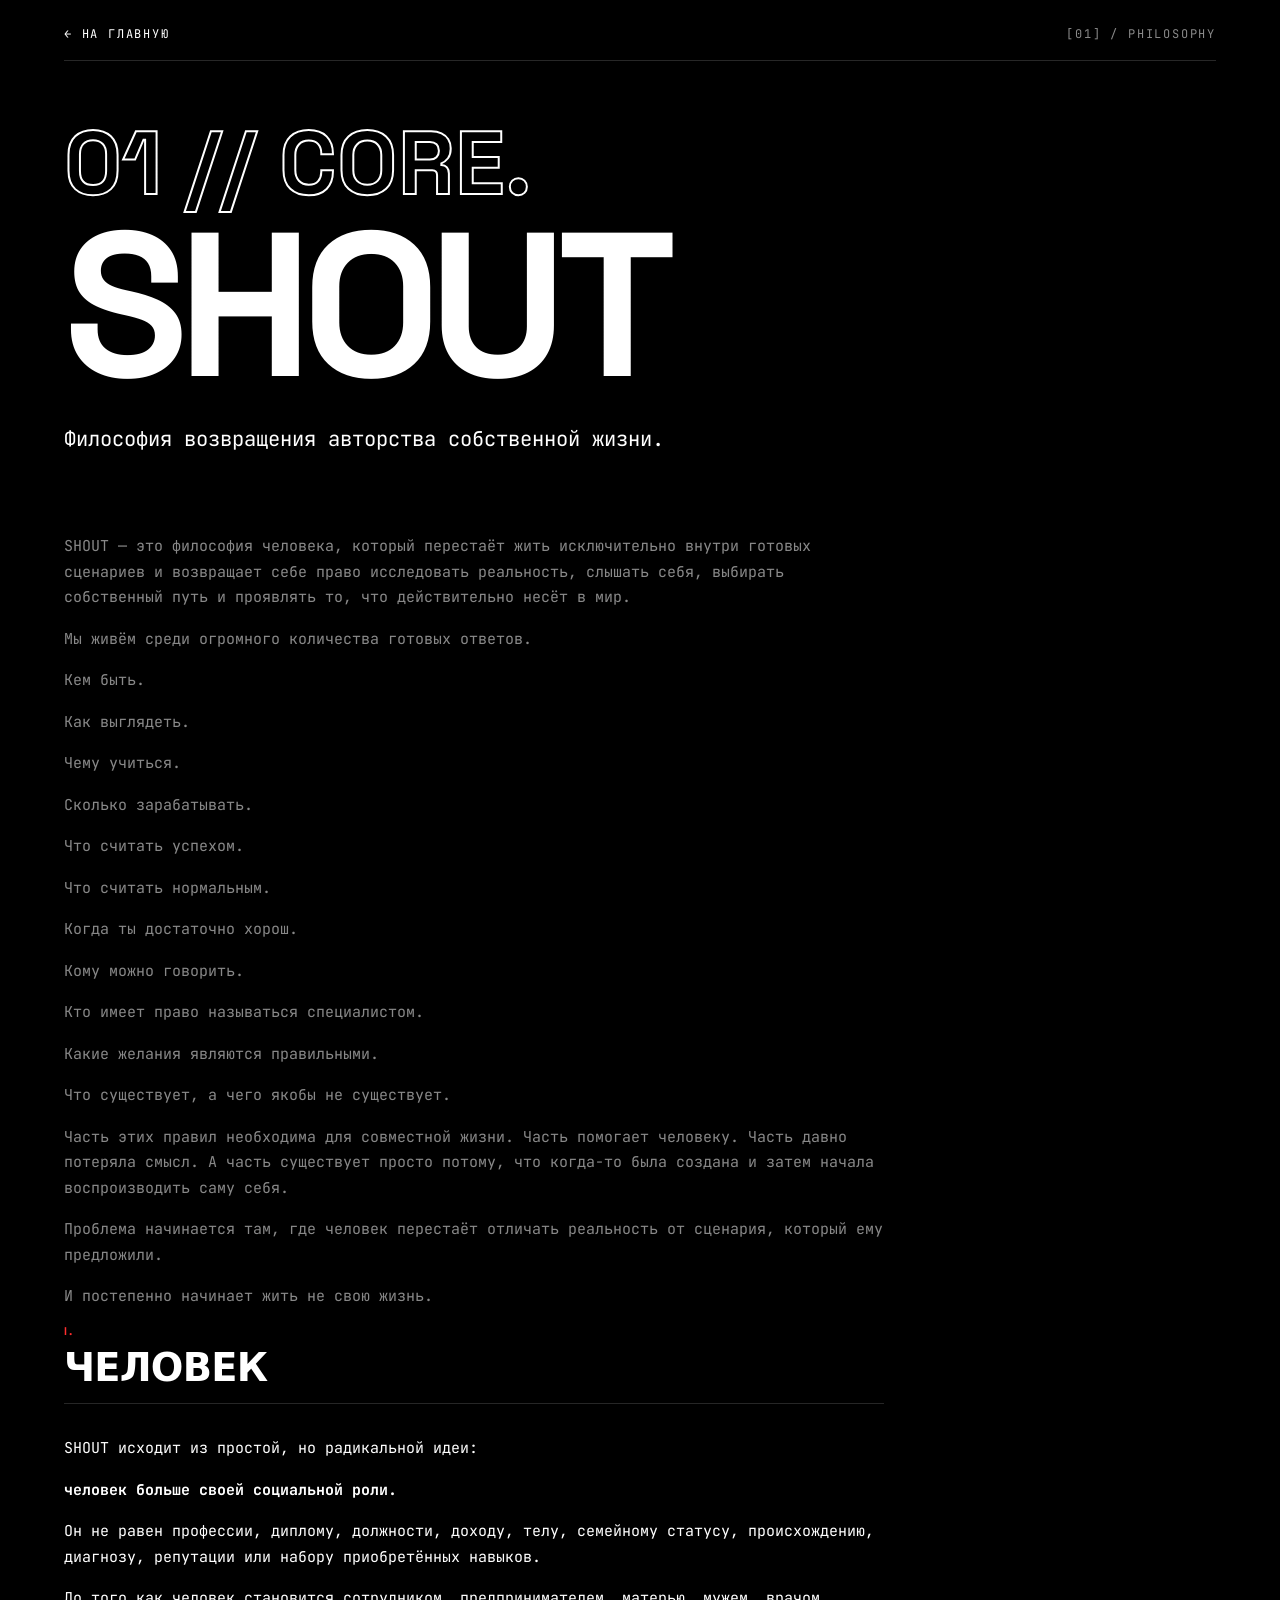
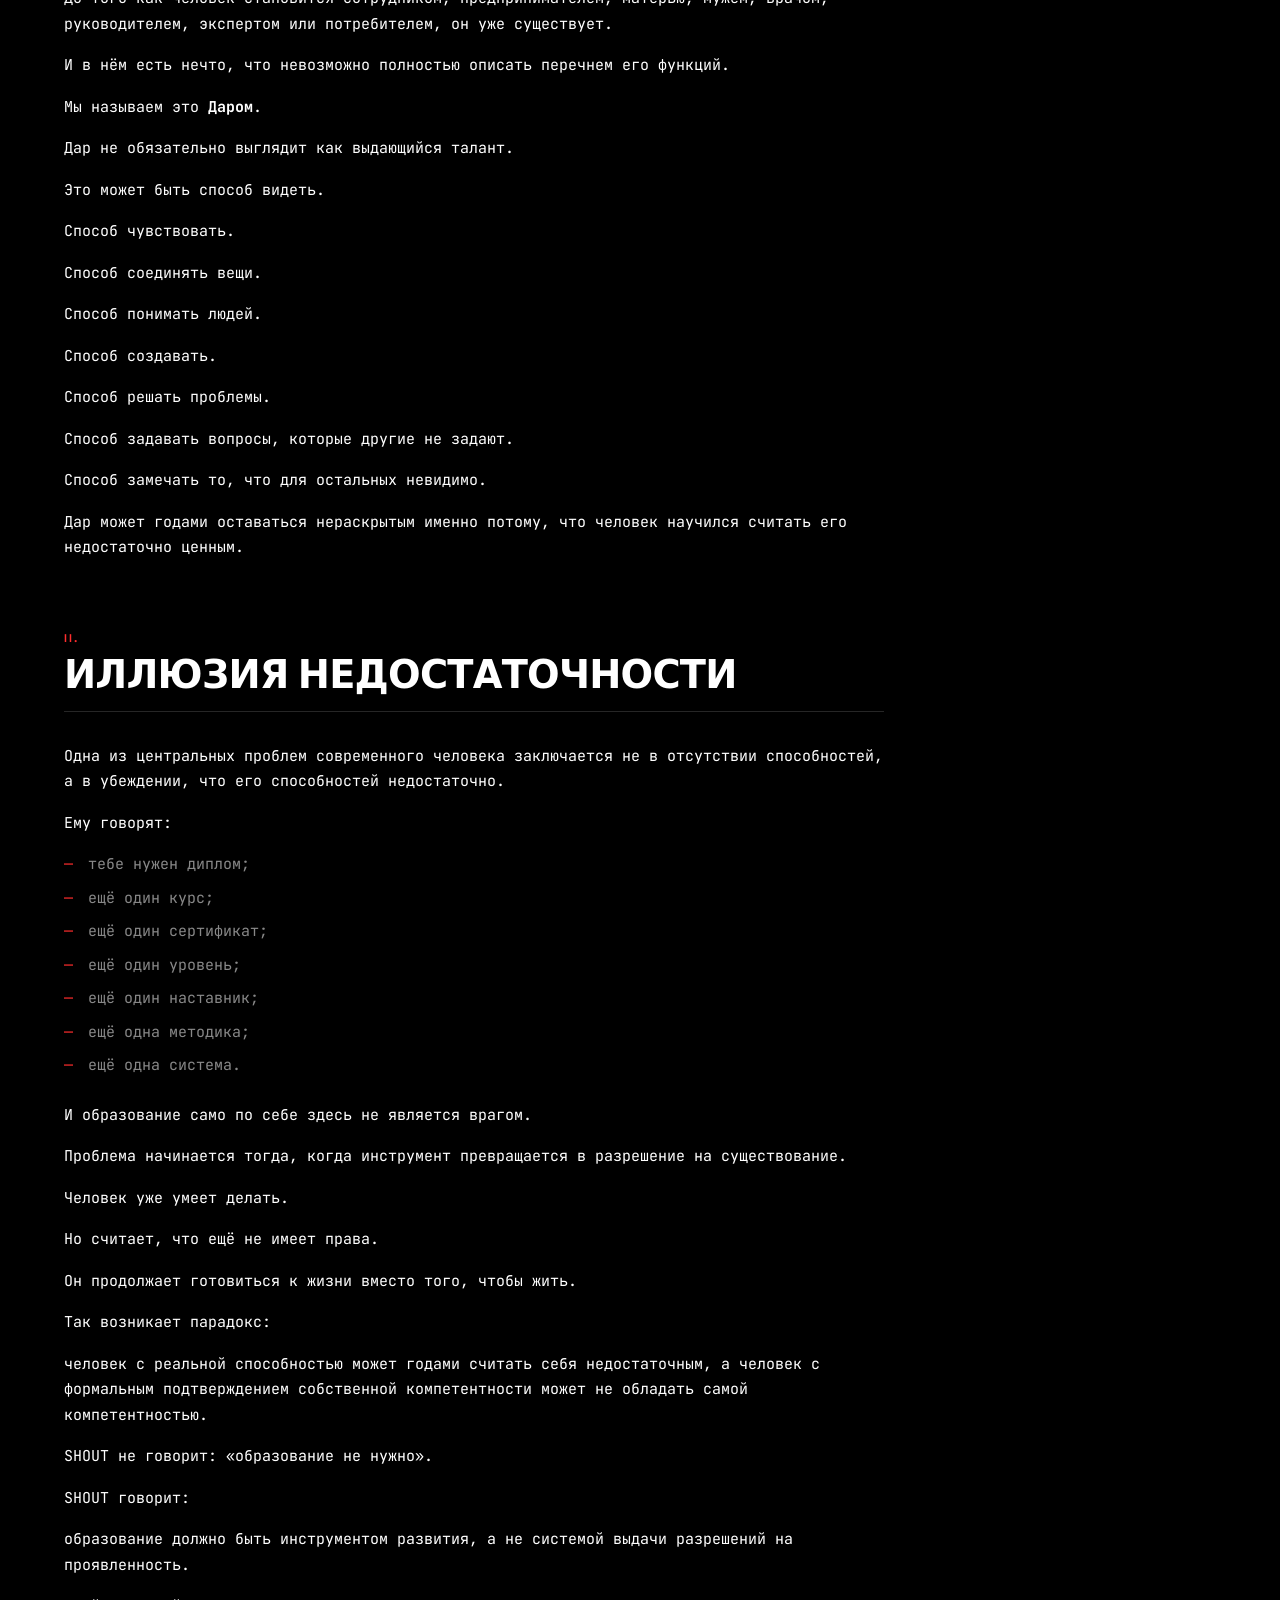
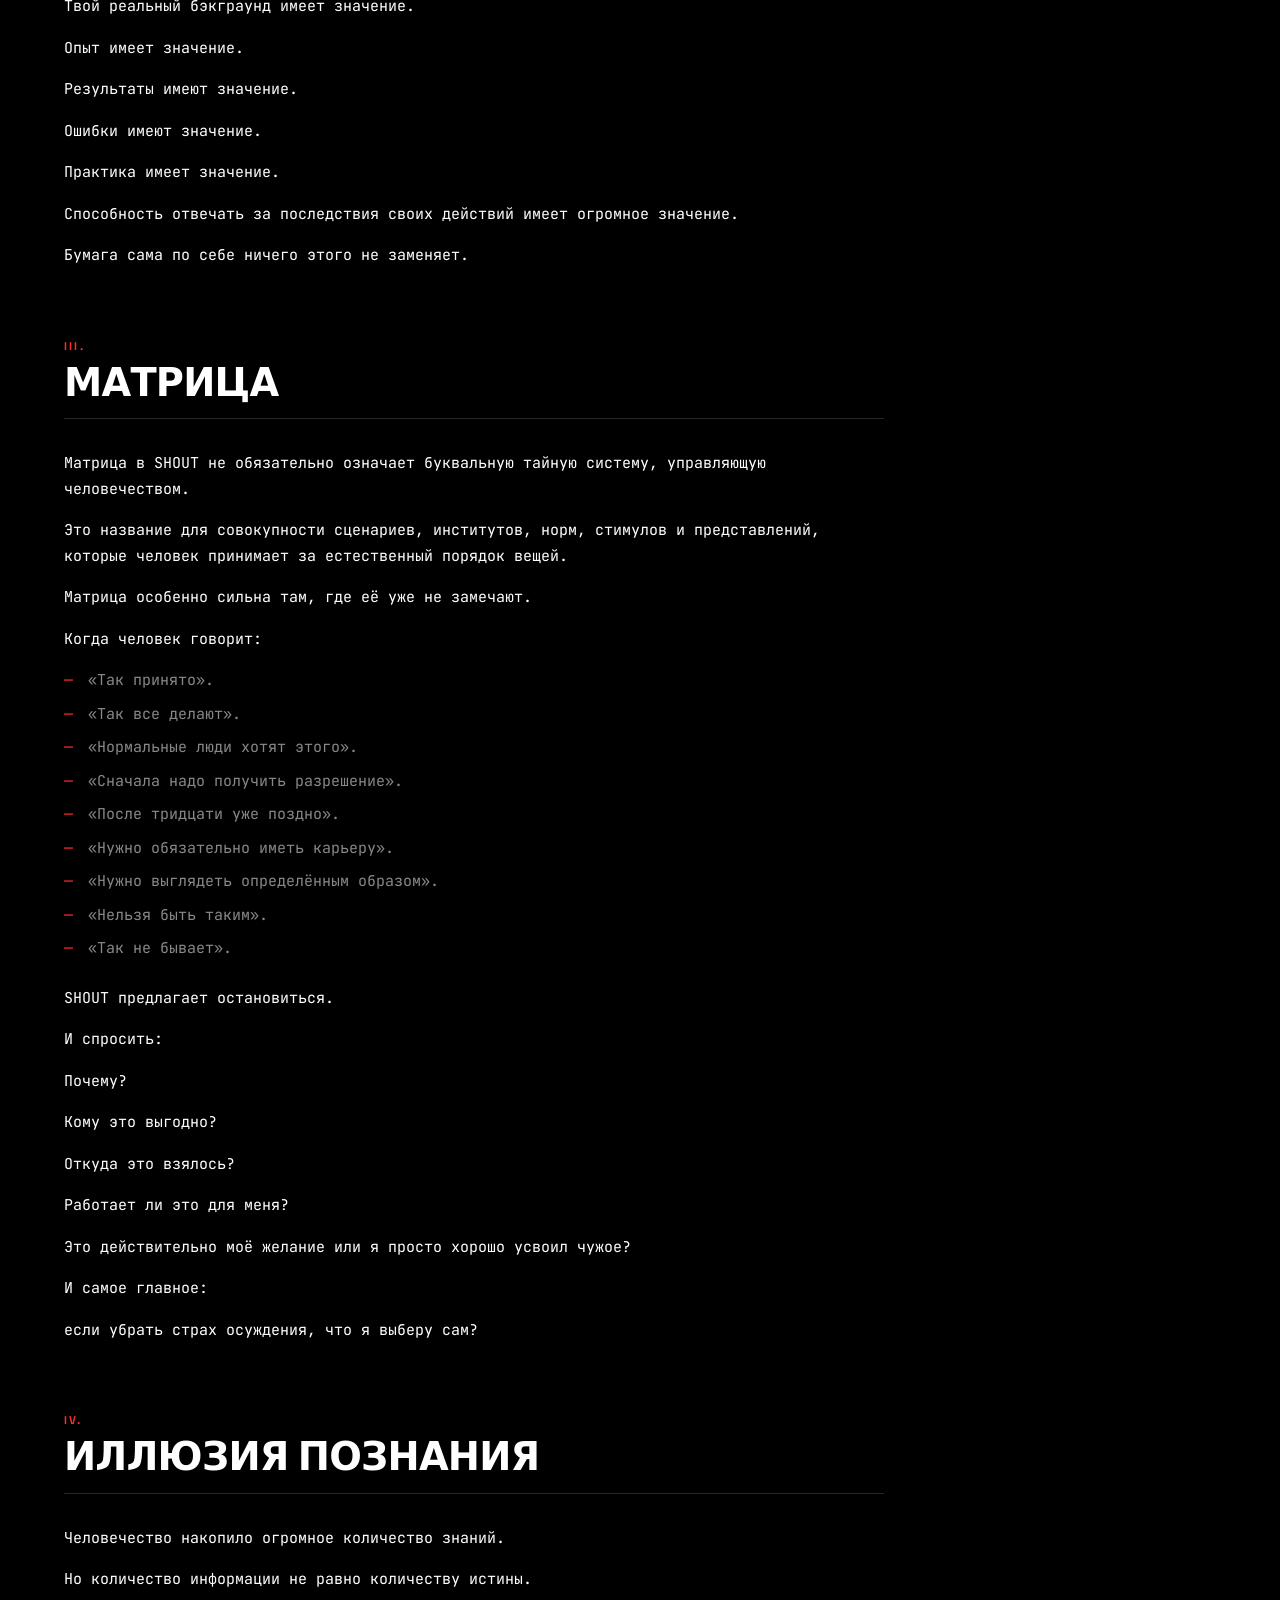
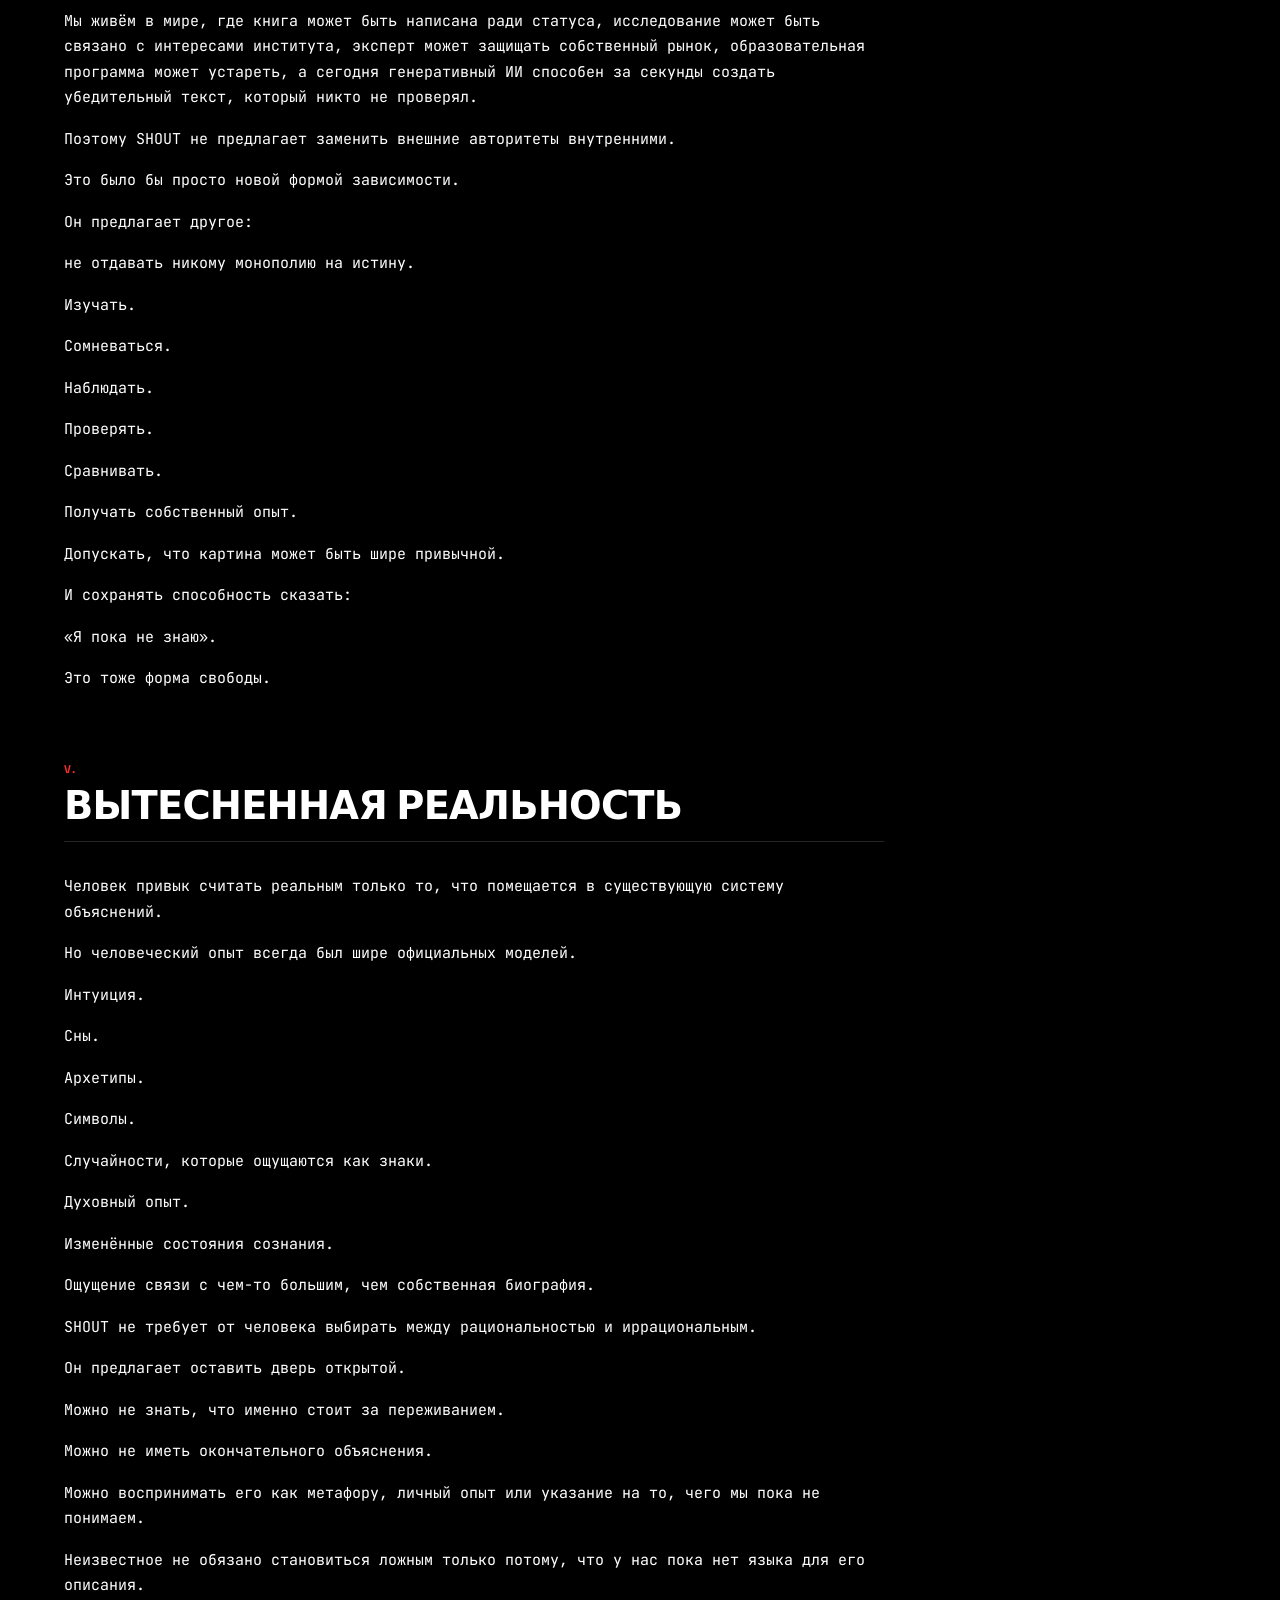
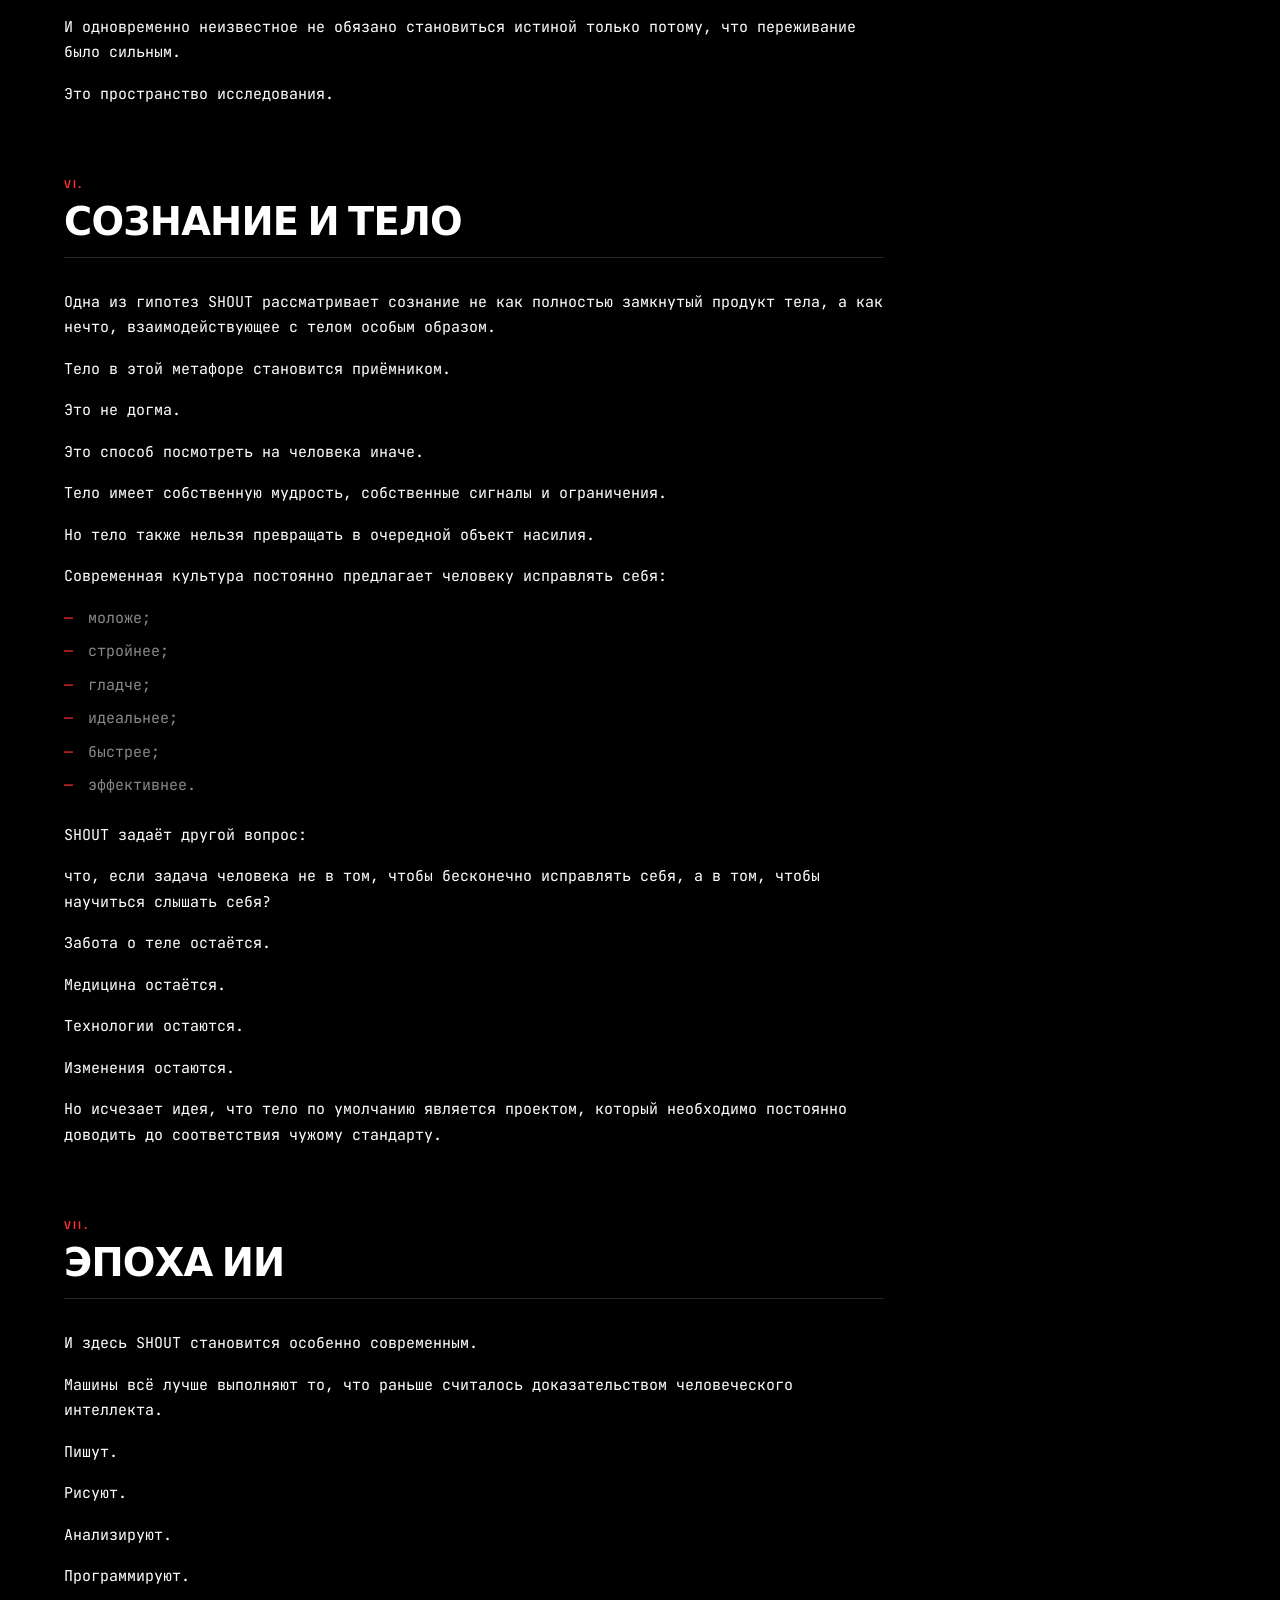
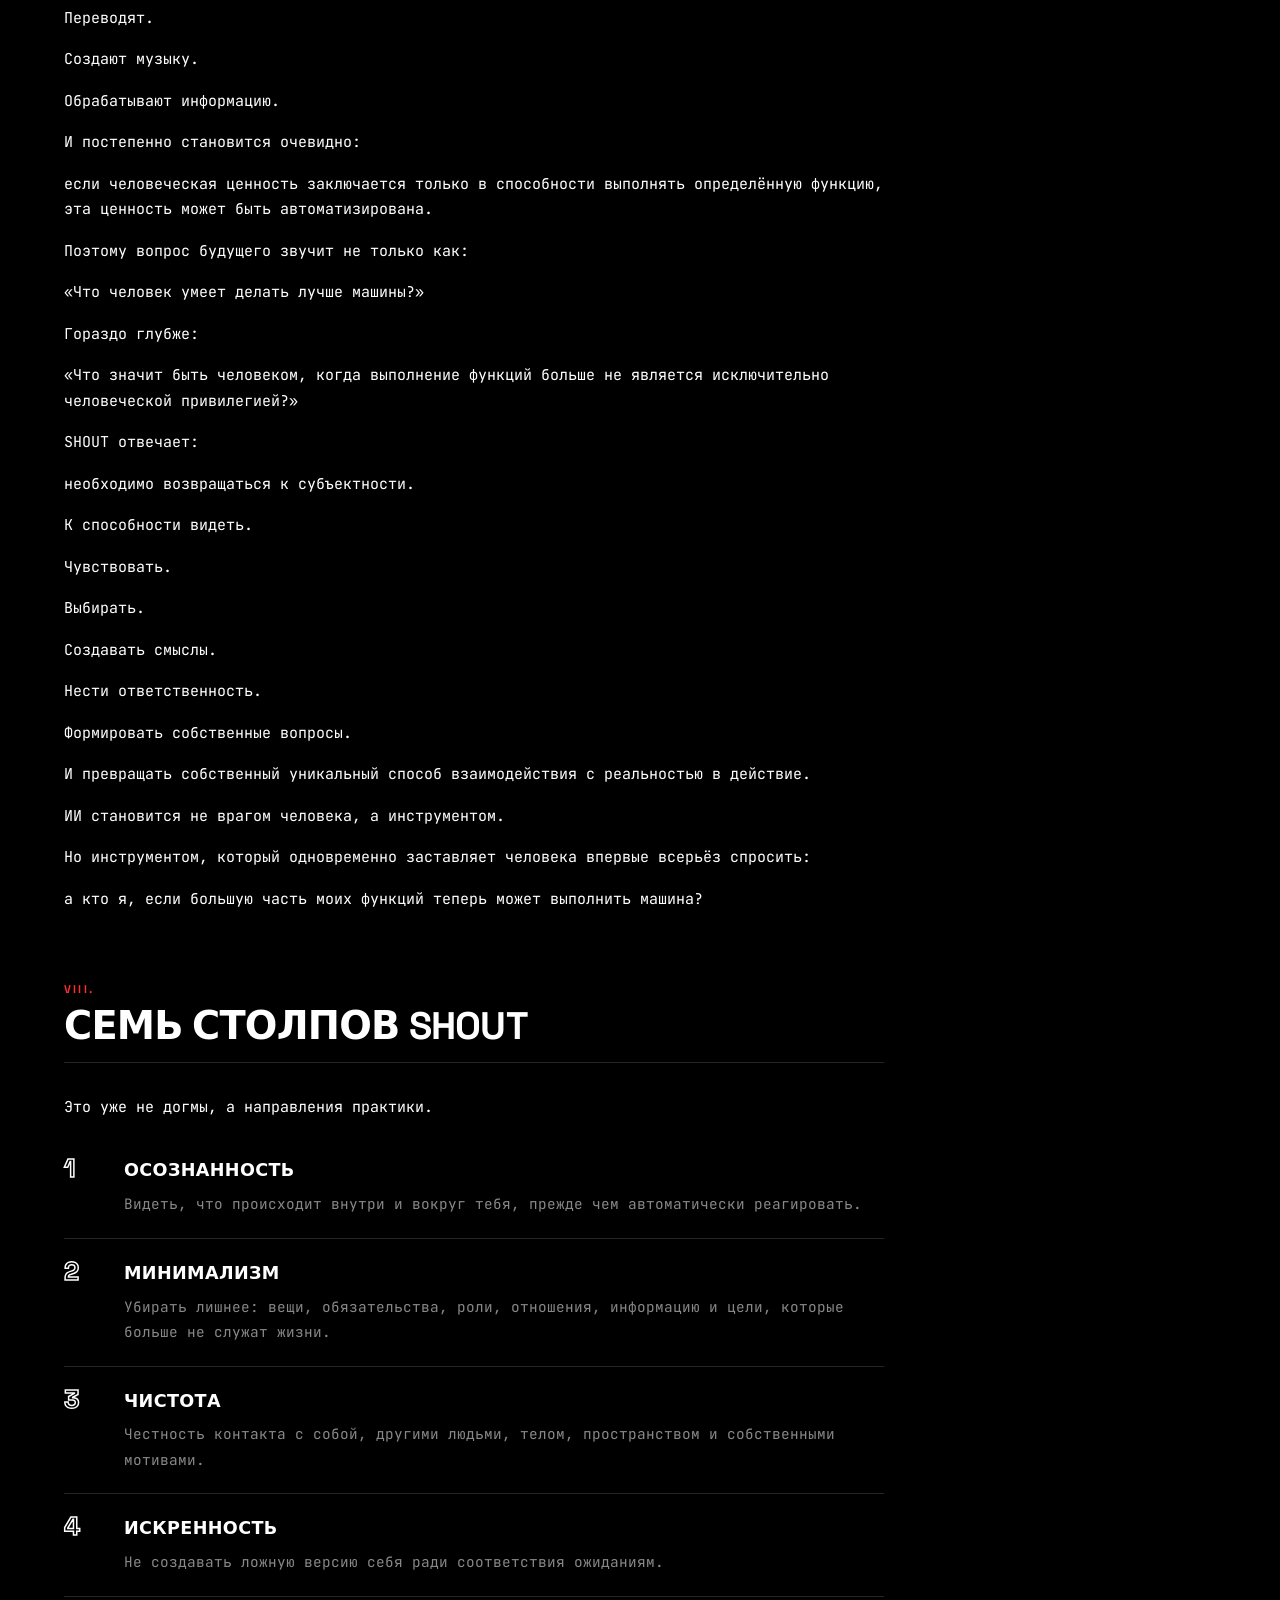
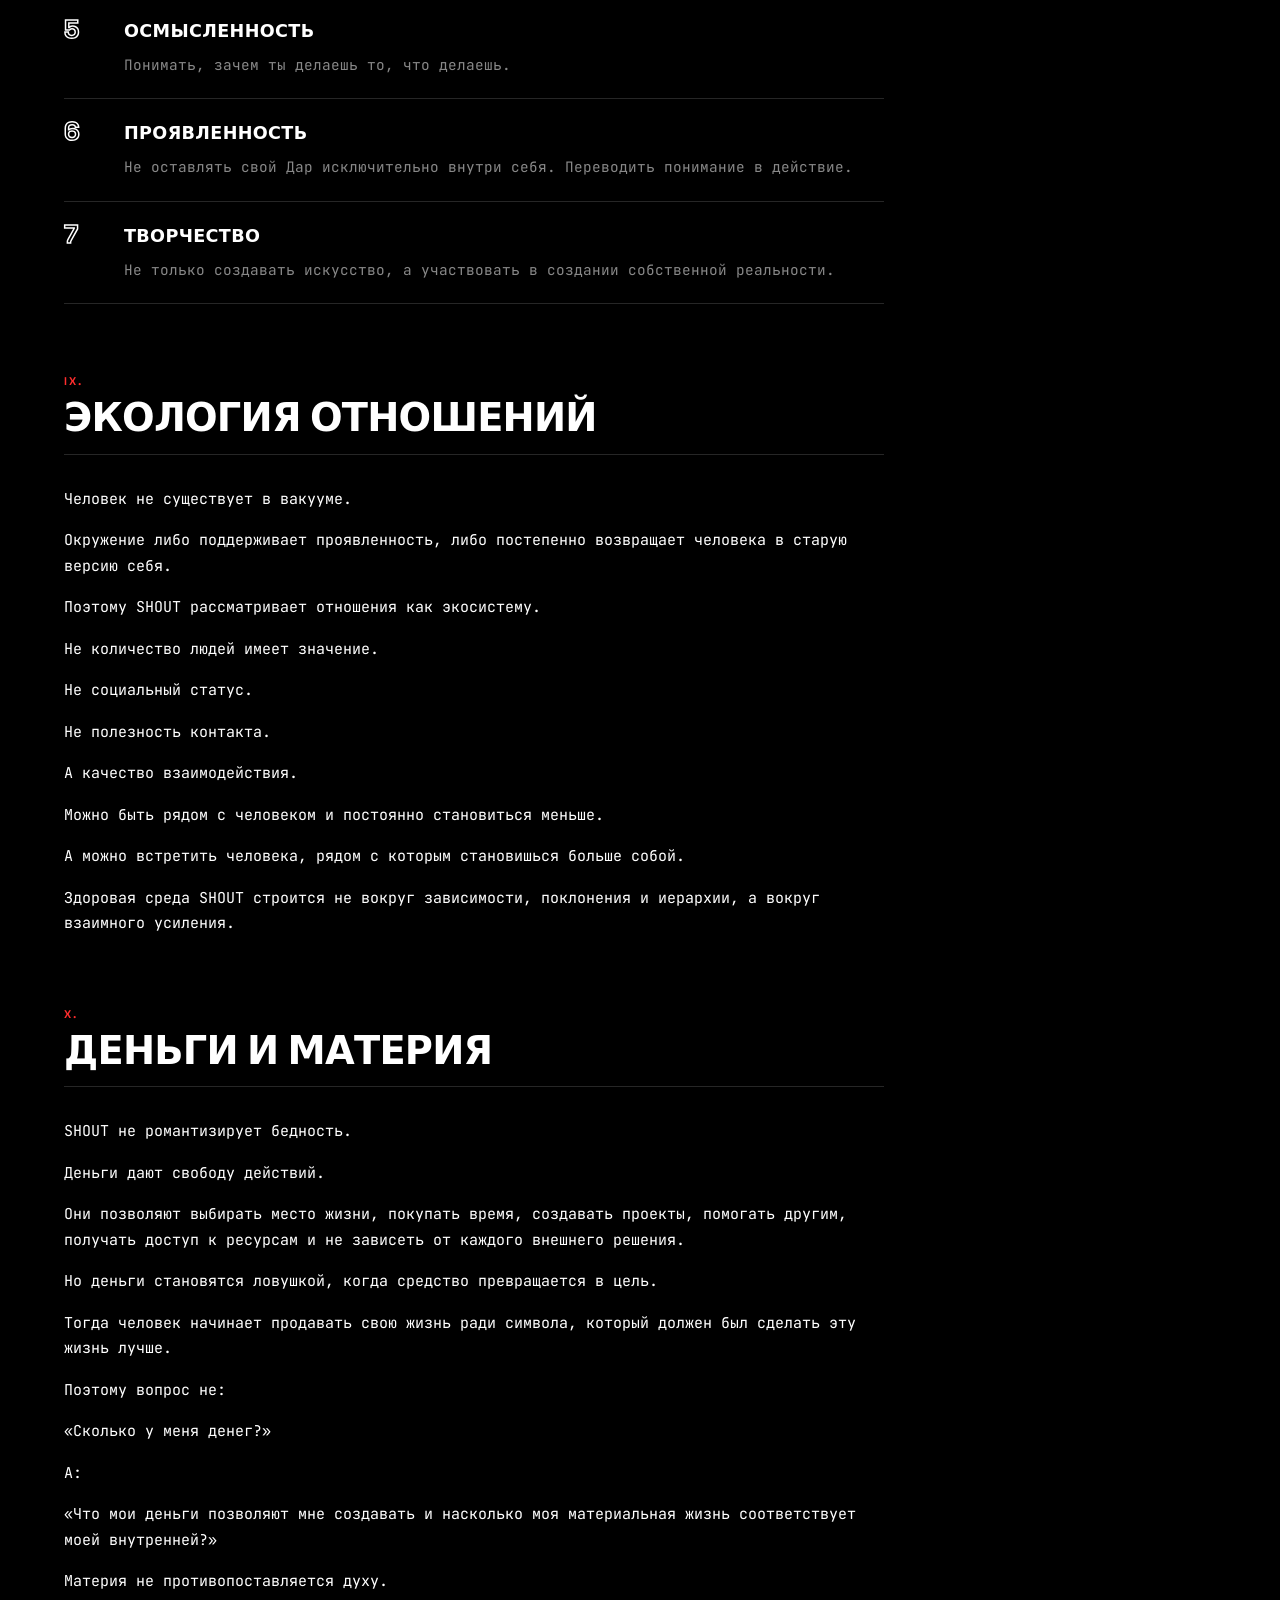
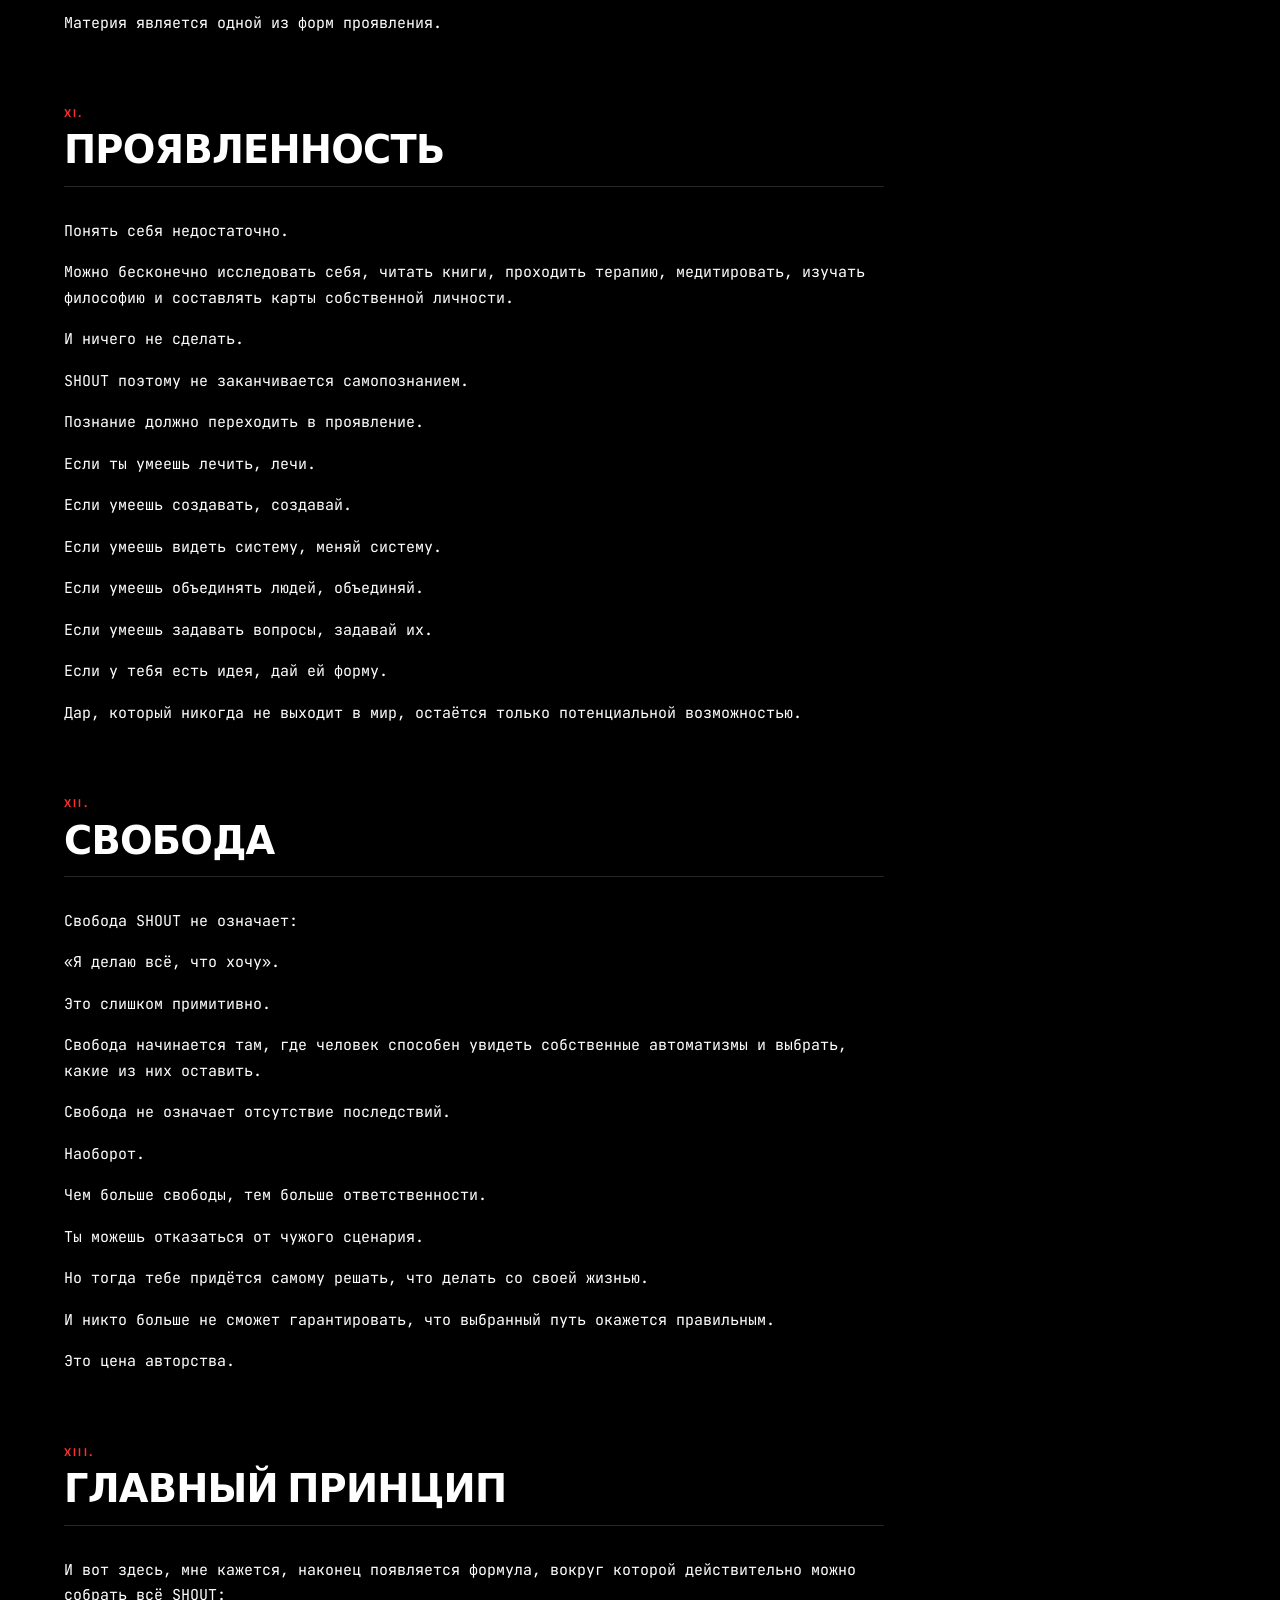
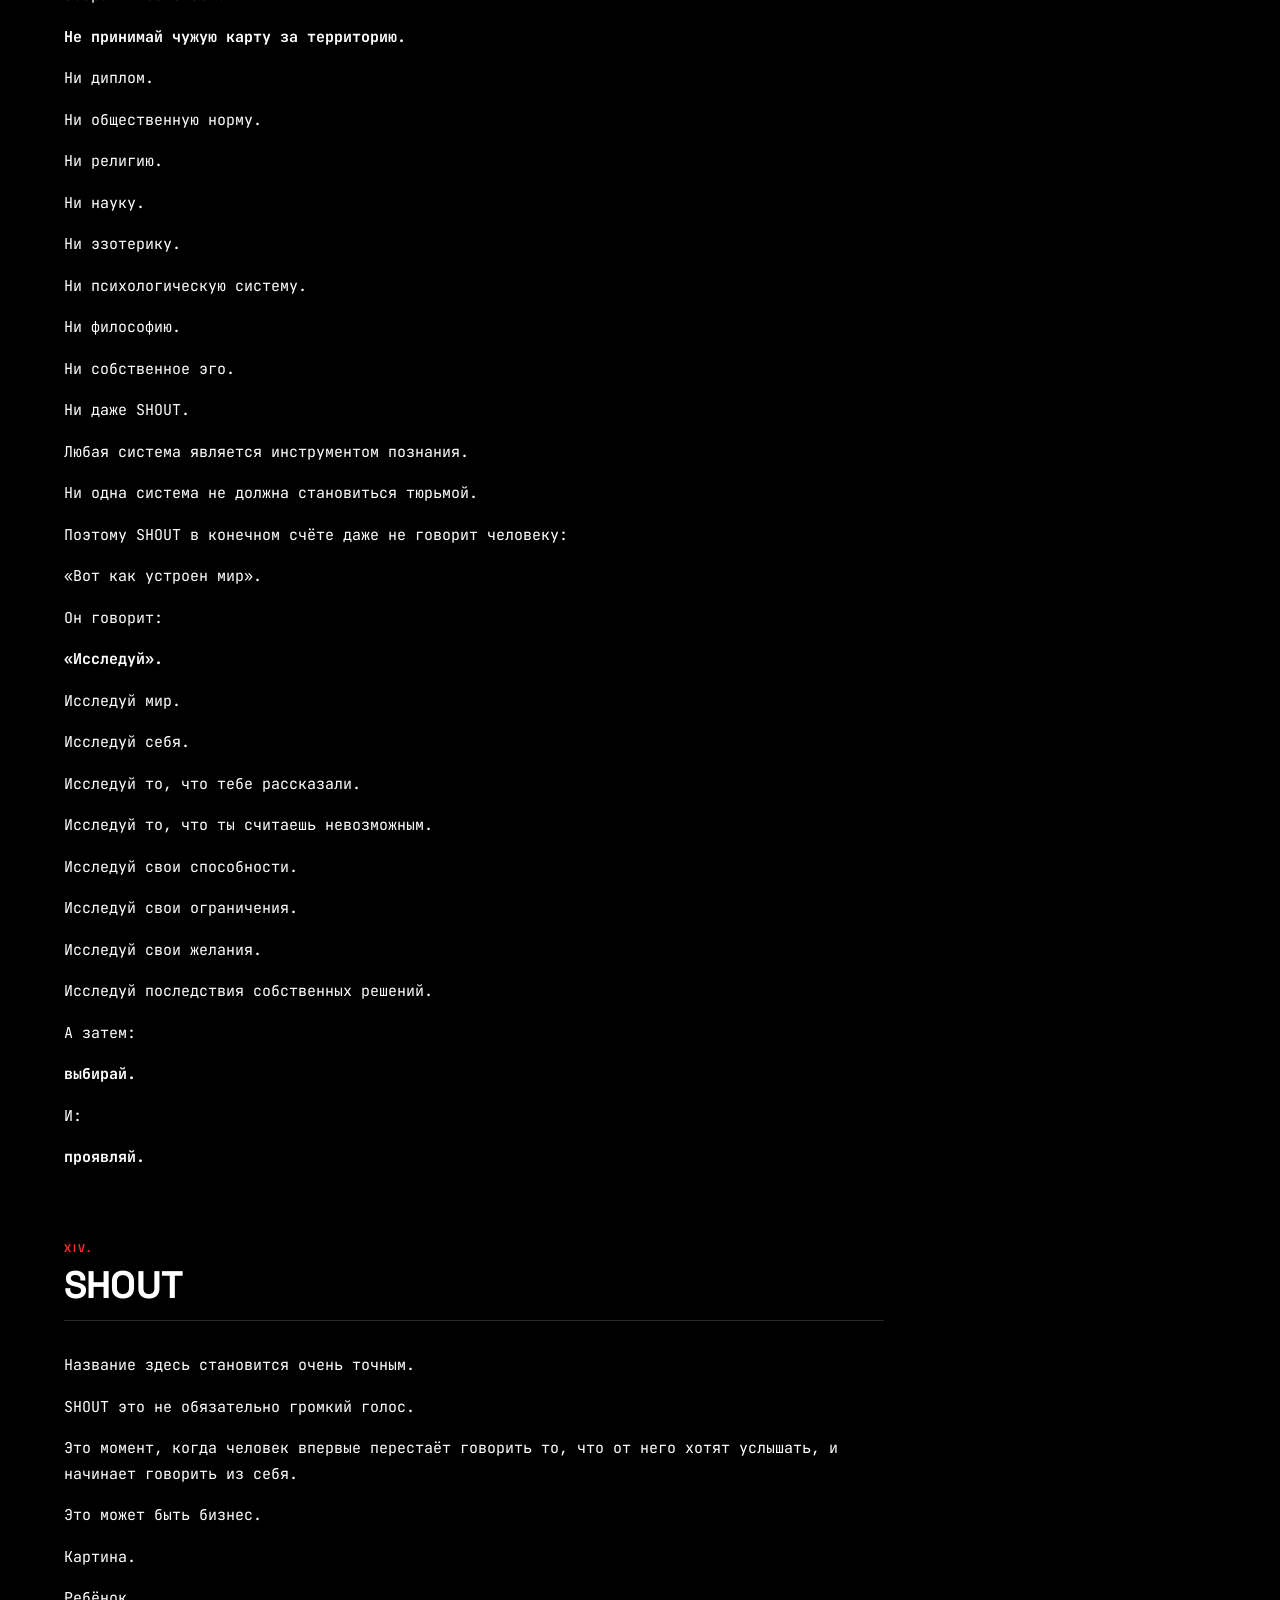
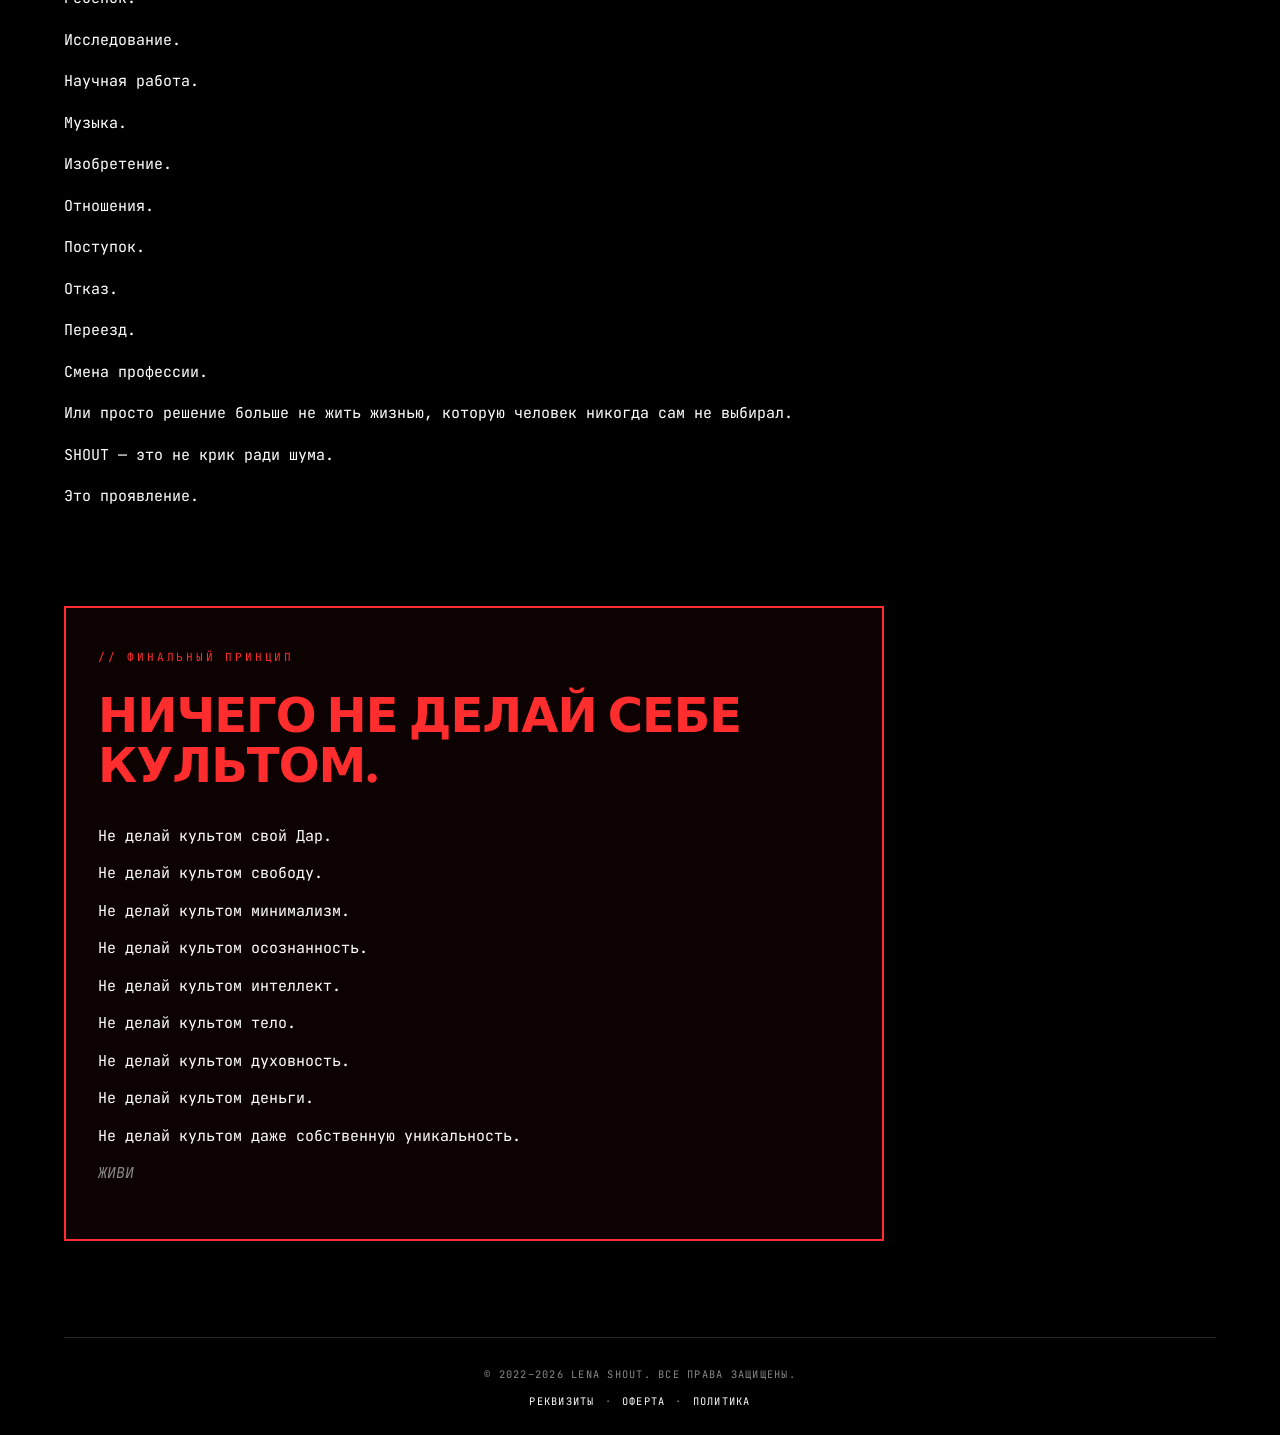
<file: philosophy.html>
<!DOCTYPE html>
<html lang="ru">
<head>
<meta charset="UTF-8" />
<meta name="viewport" content="width=device-width, initial-scale=1.0" />
<meta name="theme-color" content="#000000" />
<title>Философия — LENA SHOUT</title>
<meta name="description" content="SHOUT — философия возвращения авторства собственной жизни. 14 глав." />
<meta name="robots" content="index, follow" />
<style>
@import url('https://fonts.googleapis.com/css2?family=Space+Grotesk:wght@400;700;900&family=JetBrains+Mono:wght@300;400;700&display=swap');

:root{
  --bg:#000; --fg:#fff; --dim:#888; --red:#ff2d2d;
  --line:rgba(255,255,255,.15);
  --pad:clamp(20px,5vw,80px);
  --h:'Space Grotesk',system-ui,sans-serif;
  --m:'JetBrains Mono',monospace;
}
*,*::before,*::after{box-sizing:border-box;margin:0;padding:0}
html{scroll-behavior:smooth}
html,body{overflow-x:hidden;background:var(--bg);color:var(--fg)}
body{font-family:var(--m);font-size:15px;line-height:1.7;padding:0 var(--pad);-webkit-font-smoothing:antialiased}
a{color:inherit;text-decoration:none;transition:color .2s}
a:hover{color:var(--dim)}

.scanlines{position:fixed;inset:0;pointer-events:none;z-index:100;background:repeating-linear-gradient(to bottom,rgba(255,255,255,.02) 0 1px,transparent 1px 3px);mix-blend-mode:overlay}

/* ШАПКА */
.top{
  padding:24px 0 16px;border-bottom:1px solid var(--line);
  display:flex;justify-content:space-between;align-items:center;
  gap:16px;flex-wrap:wrap;
  font-size:.75rem;letter-spacing:.15em;text-transform:uppercase;
  color:var(--dim);margin-bottom:64px;
}
.top a{color:var(--fg)}
.top a:hover{color:var(--red)}
.top .page-title{color:var(--dim)}

/* ЗАГОЛОВОК */
.page-head{margin-bottom:80px}
.page-head .num{
  font-family:var(--h);font-weight:900;
  font-size:clamp(2.5rem,7vw,6rem);
  line-height:.85;color:transparent;-webkit-text-stroke:2px var(--fg);
  margin-bottom:16px;
}
.page-head h1{
  font-family:var(--h);font-weight:900;
  font-size:clamp(4rem,16vw,14rem);
  line-height:.85;letter-spacing:-.05em;text-transform:uppercase;
  margin-bottom:32px;
}
.page-head .subtitle{
  max-width:720px;
  font-size:clamp(1.05rem,1.6vw,1.3rem);
  line-height:1.5;color:var(--fg);
}

/* ТЕЛО */
.manifesto{max-width:820px}
.manifesto .intro p{margin-bottom:16px;color:var(--dim)}
.manifesto .intro p em{font-style:italic;color:var(--fg)}

.chapter{margin-bottom:72px}
.chapter h2{
  font-family:var(--h);font-weight:900;
  font-size:clamp(1.5rem,3vw,2.4rem);
  letter-spacing:-.02em;text-transform:uppercase;
  line-height:1;
  margin-bottom:32px;
  padding-bottom:16px;
  border-bottom:1px solid var(--line);
}
.chapter h2 .ch-num{
  display:block;
  font-size:.7rem;letter-spacing:.2em;
  color:var(--red);margin-bottom:12px;font-weight:700;
}
.chapter p{margin-bottom:16px;color:var(--fg)}
.chapter p.muted{color:var(--dim)}
.chapter p strong{font-weight:700;color:var(--fg)}
.chapter p em{font-style:italic}

.chapter ul{
  list-style:none;margin:0 0 24px 0;padding:0;
}
.chapter ul li{
  position:relative;padding-left:24px;margin-bottom:8px;
  color:var(--dim);
}
.chapter ul li::before{content:"—";position:absolute;left:0;color:var(--red)}

/* Нумерованный список «Семь столпов» */
.pillars{list-style:none;counter-reset:p;margin:0;padding:0}
.pillars li{
  position:relative;padding:20px 0 20px 60px;
  border-bottom:1px solid var(--line);
  counter-increment:p;
}
.pillars li::before{
  content:counter(p);
  position:absolute;left:0;top:20px;
  font-family:var(--h);font-weight:900;
  font-size:1.6rem;line-height:1;
  color:transparent;-webkit-text-stroke:1.5px var(--fg);
}
.pillars li strong{
  display:block;
  font-family:var(--h);font-weight:900;
  font-size:1.1rem;letter-spacing:.02em;text-transform:uppercase;
  margin-bottom:6px;
}
.pillars li span{color:var(--dim);font-size:.9rem}

/* ФИНАЛЬНЫЙ БЛОК — красный */
.final{
  margin:96px 0 32px;
  padding:40px 32px;
  border:2px solid var(--red);
  background:rgba(255,45,45,.05);
}
.final .label{
  font-size:.7rem;letter-spacing:.25em;
  color:var(--red);text-transform:uppercase;
  margin-bottom:24px;
}
.final h2{
  font-family:var(--h);font-weight:900;
  font-size:clamp(1.6rem,4vw,3rem);
  line-height:1.05;letter-spacing:-.02em;
  text-transform:uppercase;
  margin-bottom:32px;
  color:var(--red);
}
.final p{margin-bottom:12px;color:var(--fg)}
.final p em{color:var(--dim);font-style:italic}

/* ПОДВАЛ */
.foot{
  margin-top:96px;padding:28px 0 24px;border-top:1px solid var(--line);
  display:flex;flex-direction:column;align-items:center;justify-content:center;
  gap:10px;text-align:center;
  font-size:.65rem;letter-spacing:.12em;
  color:var(--dim);text-transform:uppercase;
}
.foot-center{display:flex;align-items:center;justify-content:center;gap:10px;flex-wrap:wrap}
.foot-center a{color:var(--fg)}
.foot-center a:hover{color:var(--red)}
.foot-center .sep{color:var(--dim)}

@media (max-width:600px){
  body{font-size:14px;line-height:1.65}
  .page-head{margin-bottom:56px}
  .chapter{margin-bottom:56px}
  .pillars li{padding-left:44px}
  .pillars li::before{font-size:1.3rem}
  .final{padding:28px 20px}
}
@media (prefers-reduced-motion:reduce){
  *{transition:none!important}
}
</style>
</head>
<body>

<div class="scanlines"></div>

<header class="top">
  <a href="index.html">← На главную</a>
  <span class="page-title">[01] / Philosophy</span>
</header>

<main>

  <div class="page-head">
    <div class="num">01 // CORE.</div>
    <h1>SHOUT</h1>
    <p class="subtitle">
      Философия возвращения авторства собственной жизни.
    </p>
  </div>

  <article class="manifesto">

    <div class="intro">
      <p>
        SHOUT — это философия человека, который перестаёт жить исключительно внутри готовых сценариев
        и возвращает себе право исследовать реальность, слышать себя, выбирать собственный путь
        и проявлять то, что действительно несёт в мир.
      </p>
      <p>Мы живём среди огромного количества готовых ответов.</p>
      <p>Кем быть.</p>
      <p>Как выглядеть.</p>
      <p>Чему учиться.</p>
      <p>Сколько зарабатывать.</p>
      <p>Что считать успехом.</p>
      <p>Что считать нормальным.</p>
      <p>Когда ты достаточно хорош.</p>
      <p>Кому можно говорить.</p>
      <p>Кто имеет право называться специалистом.</p>
      <p>Какие желания являются правильными.</p>
      <p>Что существует, а чего якобы не существует.</p>
      <p>
        Часть этих правил необходима для совместной жизни. Часть помогает человеку.
        Часть давно потеряла смысл. А часть существует просто потому, что когда-то была создана
        и затем начала воспроизводить саму себя.
      </p>
      <p>
        Проблема начинается там, где человек перестаёт отличать реальность от сценария,
        который ему предложили.
      </p>
      <p>И постепенно начинает жить не свою жизнь.</p>
    </div>

    <!-- I -->
    <section class="chapter">
      <h2><span class="ch-num">I.</span>Человек</h2>
      <p>SHOUT исходит из простой, но радикальной идеи:</p>
      <p><strong>человек больше своей социальной роли.</strong></p>
      <p>
        Он не равен профессии, диплому, должности, доходу, телу, семейному статусу,
        происхождению, диагнозу, репутации или набору приобретённых навыков.
      </p>
      <p>
        До того как человек становится сотрудником, предпринимателем, матерью, мужем,
        врачом, руководителем, экспертом или потребителем, он уже существует.
      </p>
      <p>
        И в нём есть нечто, что невозможно полностью описать перечнем его функций.
      </p>
      <p>Мы называем это <strong>Даром</strong>.</p>
      <p>Дар не обязательно выглядит как выдающийся талант.</p>
      <p>Это может быть способ видеть.</p>
      <p>Способ чувствовать.</p>
      <p>Способ соединять вещи.</p>
      <p>Способ понимать людей.</p>
      <p>Способ создавать.</p>
      <p>Способ решать проблемы.</p>
      <p>Способ задавать вопросы, которые другие не задают.</p>
      <p>Способ замечать то, что для остальных невидимо.</p>
      <p>
        Дар может годами оставаться нераскрытым именно потому, что человек научился
        считать его недостаточно ценным.
      </p>
    </section>

    <!-- II -->
    <section class="chapter">
      <h2><span class="ch-num">II.</span>Иллюзия недостаточности</h2>
      <p>
        Одна из центральных проблем современного человека заключается не в отсутствии
        способностей, а в убеждении, что его способностей недостаточно.
      </p>
      <p>Ему говорят:</p>
      <ul>
        <li>тебе нужен диплом;</li>
        <li>ещё один курс;</li>
        <li>ещё один сертификат;</li>
        <li>ещё один уровень;</li>
        <li>ещё один наставник;</li>
        <li>ещё одна методика;</li>
        <li>ещё одна система.</li>
      </ul>
      <p>
        И образование само по себе здесь не является врагом.
      </p>
      <p>
        Проблема начинается тогда, когда инструмент превращается в разрешение на существование.
      </p>
      <p>Человек уже умеет делать.</p>
      <p>Но считает, что ещё не имеет права.</p>
      <p>Он продолжает готовиться к жизни вместо того, чтобы жить.</p>
      <p>Так возникает парадокс:</p>
      <p>
        человек с реальной способностью может годами считать себя недостаточным,
        а человек с формальным подтверждением собственной компетентности может
        не обладать самой компетентностью.
      </p>
      <p>SHOUT не говорит: «образование не нужно».</p>
      <p>SHOUT говорит:</p>
      <p>
        образование должно быть инструментом развития, а не системой выдачи разрешений
        на проявленность.
      </p>
      <p>Твой реальный бэкграунд имеет значение.</p>
      <p>Опыт имеет значение.</p>
      <p>Результаты имеют значение.</p>
      <p>Ошибки имеют значение.</p>
      <p>Практика имеет значение.</p>
      <p>Способность отвечать за последствия своих действий имеет огромное значение.</p>
      <p>Бумага сама по себе ничего этого не заменяет.</p>
    </section>

    <!-- III -->
    <section class="chapter">
      <h2><span class="ch-num">III.</span>Матрица</h2>
      <p>
        Матрица в SHOUT не обязательно означает буквальную тайную систему,
        управляющую человечеством.
      </p>
      <p>
        Это название для совокупности сценариев, институтов, норм, стимулов и представлений,
        которые человек принимает за естественный порядок вещей.
      </p>
      <p>Матрица особенно сильна там, где её уже не замечают.</p>
      <p>Когда человек говорит:</p>
      <ul>
        <li>«Так принято».</li>
        <li>«Так все делают».</li>
        <li>«Нормальные люди хотят этого».</li>
        <li>«Сначала надо получить разрешение».</li>
        <li>«После тридцати уже поздно».</li>
        <li>«Нужно обязательно иметь карьеру».</li>
        <li>«Нужно выглядеть определённым образом».</li>
        <li>«Нельзя быть таким».</li>
        <li>«Так не бывает».</li>
      </ul>
      <p>SHOUT предлагает остановиться.</p>
      <p>И спросить:</p>
      <p>Почему?</p>
      <p>Кому это выгодно?</p>
      <p>Откуда это взялось?</p>
      <p>Работает ли это для меня?</p>
      <p>Это действительно моё желание или я просто хорошо усвоил чужое?</p>
      <p>И самое главное:</p>
      <p>если убрать страх осуждения, что я выберу сам?</p>
    </section>

    <!-- IV -->
    <section class="chapter">
      <h2><span class="ch-num">IV.</span>Иллюзия познания</h2>
      <p>Человечество накопило огромное количество знаний.</p>
      <p>Но количество информации не равно количеству истины.</p>
      <p>
        Мы живём в мире, где книга может быть написана ради статуса, исследование может быть
        связано с интересами института, эксперт может защищать собственный рынок,
        образовательная программа может устареть, а сегодня генеративный ИИ способен
        за секунды создать убедительный текст, который никто не проверял.
      </p>
      <p>
        Поэтому SHOUT не предлагает заменить внешние авторитеты внутренними.
      </p>
      <p>Это было бы просто новой формой зависимости.</p>
      <p>Он предлагает другое:</p>
      <p>не отдавать никому монополию на истину.</p>
      <p>Изучать.</p>
      <p>Сомневаться.</p>
      <p>Наблюдать.</p>
      <p>Проверять.</p>
      <p>Сравнивать.</p>
      <p>Получать собственный опыт.</p>
      <p>Допускать, что картина может быть шире привычной.</p>
      <p>И сохранять способность сказать:</p>
      <p>«Я пока не знаю».</p>
      <p>Это тоже форма свободы.</p>
    </section>

    <!-- V -->
    <section class="chapter">
      <h2><span class="ch-num">V.</span>Вытесненная реальность</h2>
      <p>
        Человек привык считать реальным только то, что помещается в существующую
        систему объяснений.
      </p>
      <p>Но человеческий опыт всегда был шире официальных моделей.</p>
      <p>Интуиция.</p>
      <p>Сны.</p>
      <p>Архетипы.</p>
      <p>Символы.</p>
      <p>Случайности, которые ощущаются как знаки.</p>
      <p>Духовный опыт.</p>
      <p>Изменённые состояния сознания.</p>
      <p>Ощущение связи с чем-то большим, чем собственная биография.</p>
      <p>SHOUT не требует от человека выбирать между рациональностью и иррациональным.</p>
      <p>Он предлагает оставить дверь открытой.</p>
      <p>Можно не знать, что именно стоит за переживанием.</p>
      <p>Можно не иметь окончательного объяснения.</p>
      <p>
        Можно воспринимать его как метафору, личный опыт или указание на то,
        чего мы пока не понимаем.
      </p>
      <p>
        Неизвестное не обязано становиться ложным только потому, что у нас пока нет
        языка для его описания.
      </p>
      <p>
        И одновременно неизвестное не обязано становиться истиной только потому,
        что переживание было сильным.
      </p>
      <p>Это пространство исследования.</p>
    </section>

    <!-- VI -->
    <section class="chapter">
      <h2><span class="ch-num">VI.</span>Сознание и тело</h2>
      <p>
        Одна из гипотез SHOUT рассматривает сознание не как полностью замкнутый продукт тела,
        а как нечто, взаимодействующее с телом особым образом.
      </p>
      <p>Тело в этой метафоре становится приёмником.</p>
      <p>Это не догма.</p>
      <p>Это способ посмотреть на человека иначе.</p>
      <p>Тело имеет собственную мудрость, собственные сигналы и ограничения.</p>
      <p>Но тело также нельзя превращать в очередной объект насилия.</p>
      <p>Современная культура постоянно предлагает человеку исправлять себя:</p>
      <ul>
        <li>моложе;</li>
        <li>стройнее;</li>
        <li>гладче;</li>
        <li>идеальнее;</li>
        <li>быстрее;</li>
        <li>эффективнее.</li>
      </ul>
      <p>SHOUT задаёт другой вопрос:</p>
      <p>
        что, если задача человека не в том, чтобы бесконечно исправлять себя,
        а в том, чтобы научиться слышать себя?
      </p>
      <p>Забота о теле остаётся.</p>
      <p>Медицина остаётся.</p>
      <p>Технологии остаются.</p>
      <p>Изменения остаются.</p>
      <p>
        Но исчезает идея, что тело по умолчанию является проектом, который необходимо
        постоянно доводить до соответствия чужому стандарту.
      </p>
    </section>

    <!-- VII -->
    <section class="chapter">
      <h2><span class="ch-num">VII.</span>Эпоха ИИ</h2>
      <p>И здесь SHOUT становится особенно современным.</p>
      <p>
        Машины всё лучше выполняют то, что раньше считалось доказательством
        человеческого интеллекта.
      </p>
      <p>Пишут.</p>
      <p>Рисуют.</p>
      <p>Анализируют.</p>
      <p>Программируют.</p>
      <p>Переводят.</p>
      <p>Создают музыку.</p>
      <p>Обрабатывают информацию.</p>
      <p>И постепенно становится очевидно:</p>
      <p>
        если человеческая ценность заключается только в способности выполнять
        определённую функцию, эта ценность может быть автоматизирована.
      </p>
      <p>Поэтому вопрос будущего звучит не только как:</p>
      <p>«Что человек умеет делать лучше машины?»</p>
      <p>Гораздо глубже:</p>
      <p>
        «Что значит быть человеком, когда выполнение функций больше не является
        исключительно человеческой привилегией?»
      </p>
      <p>SHOUT отвечает:</p>
      <p>необходимо возвращаться к субъектности.</p>
      <p>К способности видеть.</p>
      <p>Чувствовать.</p>
      <p>Выбирать.</p>
      <p>Создавать смыслы.</p>
      <p>Нести ответственность.</p>
      <p>Формировать собственные вопросы.</p>
      <p>
        И превращать собственный уникальный способ взаимодействия с реальностью в действие.
      </p>
      <p>ИИ становится не врагом человека, а инструментом.</p>
      <p>Но инструментом, который одновременно заставляет человека впервые всерьёз спросить:</p>
      <p>а кто я, если большую часть моих функций теперь может выполнить машина?</p>
    </section>

    <!-- VIII -->
    <section class="chapter">
      <h2><span class="ch-num">VIII.</span>Семь столпов SHOUT</h2>
      <p>Это уже не догмы, а направления практики.</p>
      <ol class="pillars">
        <li><strong>Осознанность</strong><span>Видеть, что происходит внутри и вокруг тебя, прежде чем автоматически реагировать.</span></li>
        <li><strong>Минимализм</strong><span>Убирать лишнее: вещи, обязательства, роли, отношения, информацию и цели, которые больше не служат жизни.</span></li>
        <li><strong>Чистота</strong><span>Честность контакта с собой, другими людьми, телом, пространством и собственными мотивами.</span></li>
        <li><strong>Искренность</strong><span>Не создавать ложную версию себя ради соответствия ожиданиям.</span></li>
        <li><strong>Осмысленность</strong><span>Понимать, зачем ты делаешь то, что делаешь.</span></li>
        <li><strong>Проявленность</strong><span>Не оставлять свой Дар исключительно внутри себя. Переводить понимание в действие.</span></li>
        <li><strong>Творчество</strong><span>Не только создавать искусство, а участвовать в создании собственной реальности.</span></li>
      </ol>
    </section>

    <!-- IX -->
    <section class="chapter">
      <h2><span class="ch-num">IX.</span>Экология отношений</h2>
      <p>Человек не существует в вакууме.</p>
      <p>
        Окружение либо поддерживает проявленность, либо постепенно возвращает человека
        в старую версию себя.
      </p>
      <p>Поэтому SHOUT рассматривает отношения как экосистему.</p>
      <p>Не количество людей имеет значение.</p>
      <p>Не социальный статус.</p>
      <p>Не полезность контакта.</p>
      <p>А качество взаимодействия.</p>
      <p>Можно быть рядом с человеком и постоянно становиться меньше.</p>
      <p>А можно встретить человека, рядом с которым становишься больше собой.</p>
      <p>
        Здоровая среда SHOUT строится не вокруг зависимости, поклонения и иерархии,
        а вокруг взаимного усиления.
      </p>
    </section>

    <!-- X -->
    <section class="chapter">
      <h2><span class="ch-num">X.</span>Деньги и материя</h2>
      <p>SHOUT не романтизирует бедность.</p>
      <p>Деньги дают свободу действий.</p>
      <p>
        Они позволяют выбирать место жизни, покупать время, создавать проекты,
        помогать другим, получать доступ к ресурсам и не зависеть от каждого
        внешнего решения.
      </p>
      <p>Но деньги становятся ловушкой, когда средство превращается в цель.</p>
      <p>
        Тогда человек начинает продавать свою жизнь ради символа, который должен был
        сделать эту жизнь лучше.
      </p>
      <p>Поэтому вопрос не:</p>
      <p>«Сколько у меня денег?»</p>
      <p>А:</p>
      <p>
        «Что мои деньги позволяют мне создавать и насколько моя материальная жизнь
        соответствует моей внутренней?»
      </p>
      <p>Материя не противопоставляется духу.</p>
      <p>Материя является одной из форм проявления.</p>
    </section>

    <!-- XI -->
    <section class="chapter">
      <h2><span class="ch-num">XI.</span>Проявленность</h2>
      <p>Понять себя недостаточно.</p>
      <p>
        Можно бесконечно исследовать себя, читать книги, проходить терапию, медитировать,
        изучать философию и составлять карты собственной личности.
      </p>
      <p>И ничего не сделать.</p>
      <p>SHOUT поэтому не заканчивается самопознанием.</p>
      <p>Познание должно переходить в проявление.</p>
      <p>Если ты умеешь лечить, лечи.</p>
      <p>Если умеешь создавать, создавай.</p>
      <p>Если умеешь видеть систему, меняй систему.</p>
      <p>Если умеешь объединять людей, объединяй.</p>
      <p>Если умеешь задавать вопросы, задавай их.</p>
      <p>Если у тебя есть идея, дай ей форму.</p>
      <p>Дар, который никогда не выходит в мир, остаётся только потенциальной возможностью.</p>
    </section>

    <!-- XII -->
    <section class="chapter">
      <h2><span class="ch-num">XII.</span>Свобода</h2>
      <p>Свобода SHOUT не означает:</p>
      <p>«Я делаю всё, что хочу».</p>
      <p>Это слишком примитивно.</p>
      <p>
        Свобода начинается там, где человек способен увидеть собственные автоматизмы
        и выбрать, какие из них оставить.
      </p>
      <p>Свобода не означает отсутствие последствий.</p>
      <p>Наоборот.</p>
      <p>Чем больше свободы, тем больше ответственности.</p>
      <p>Ты можешь отказаться от чужого сценария.</p>
      <p>Но тогда тебе придётся самому решать, что делать со своей жизнью.</p>
      <p>И никто больше не сможет гарантировать, что выбранный путь окажется правильным.</p>
      <p>Это цена авторства.</p>
    </section>

    <!-- XIII -->
    <section class="chapter">
      <h2><span class="ch-num">XIII.</span>Главный принцип</h2>
      <p>И вот здесь, мне кажется, наконец появляется формула, вокруг которой действительно можно собрать всё SHOUT:</p>
      <p><strong>Не принимай чужую карту за территорию.</strong></p>
      <p>Ни диплом.</p>
      <p>Ни общественную норму.</p>
      <p>Ни религию.</p>
      <p>Ни науку.</p>
      <p>Ни эзотерику.</p>
      <p>Ни психологическую систему.</p>
      <p>Ни философию.</p>
      <p>Ни собственное эго.</p>
      <p>Ни даже SHOUT.</p>
      <p>Любая система является инструментом познания.</p>
      <p>Ни одна система не должна становиться тюрьмой.</p>
      <p>Поэтому SHOUT в конечном счёте даже не говорит человеку:</p>
      <p>«Вот как устроен мир».</p>
      <p>Он говорит:</p>
      <p><strong>«Исследуй».</strong></p>
      <p>Исследуй мир.</p>
      <p>Исследуй себя.</p>
      <p>Исследуй то, что тебе рассказали.</p>
      <p>Исследуй то, что ты считаешь невозможным.</p>
      <p>Исследуй свои способности.</p>
      <p>Исследуй свои ограничения.</p>
      <p>Исследуй свои желания.</p>
      <p>Исследуй последствия собственных решений.</p>
      <p>А затем:</p>
      <p><strong>выбирай.</strong></p>
      <p>И:</p>
      <p><strong>проявляй.</strong></p>
    </section>

    <!-- XIV -->
    <section class="chapter">
      <h2><span class="ch-num">XIV.</span>SHOUT</h2>
      <p>Название здесь становится очень точным.</p>
      <p>SHOUT это не обязательно громкий голос.</p>
      <p>
        Это момент, когда человек впервые перестаёт говорить то, что от него хотят услышать,
        и начинает говорить из себя.
      </p>
      <p>Это может быть бизнес.</p>
      <p>Картина.</p>
      <p>Ребёнок.</p>
      <p>Исследование.</p>
      <p>Научная работа.</p>
      <p>Музыка.</p>
      <p>Изобретение.</p>
      <p>Отношения.</p>
      <p>Поступок.</p>
      <p>Отказ.</p>
      <p>Переезд.</p>
      <p>Смена профессии.</p>
      <p>
        Или просто решение больше не жить жизнью, которую человек никогда сам не выбирал.
      </p>
      <p>SHOUT — это не крик ради шума.</p>
      <p>Это проявление.</p>
    </section>

    <!-- ФИНАЛЬНЫЙ БЛОК -->
    <section class="final">
      <div class="label">// Финальный принцип</div>
      <h2>Ничего не делай себе культом.</h2>
      <p>Не делай культом свой Дар.</p>
      <p>Не делай культом свободу.</p>
      <p>Не делай культом минимализм.</p>
      <p>Не делай культом осознанность.</p>
      <p>Не делай культом интеллект.</p>
      <p>Не делай культом тело.</p>
      <p>Не делай культом духовность.</p>
      <p>Не делай культом деньги.</p>
      <p>Не делай культом даже собственную уникальность.</p>
      <p><em>ЖИВИ</em></p>
    </section>

  </article>

</main>

<footer class="foot">
  <span>© 2022–<span id="year">2026</span> LENA SHOUT. Все права защищены.</span>
  <span class="foot-center">
    <a href="legal/requisites.html">Реквизиты</a>
    <span class="sep">·</span>
    <a href="legal/terms.html">Оферта</a>
    <span class="sep">·</span>
    <a href="legal/privacy.html">Политика</a>
  </span>
</footer>

<script>
document.getElementById('year').textContent = new Date().getFullYear();
</script>
</body>
</html>
</file>
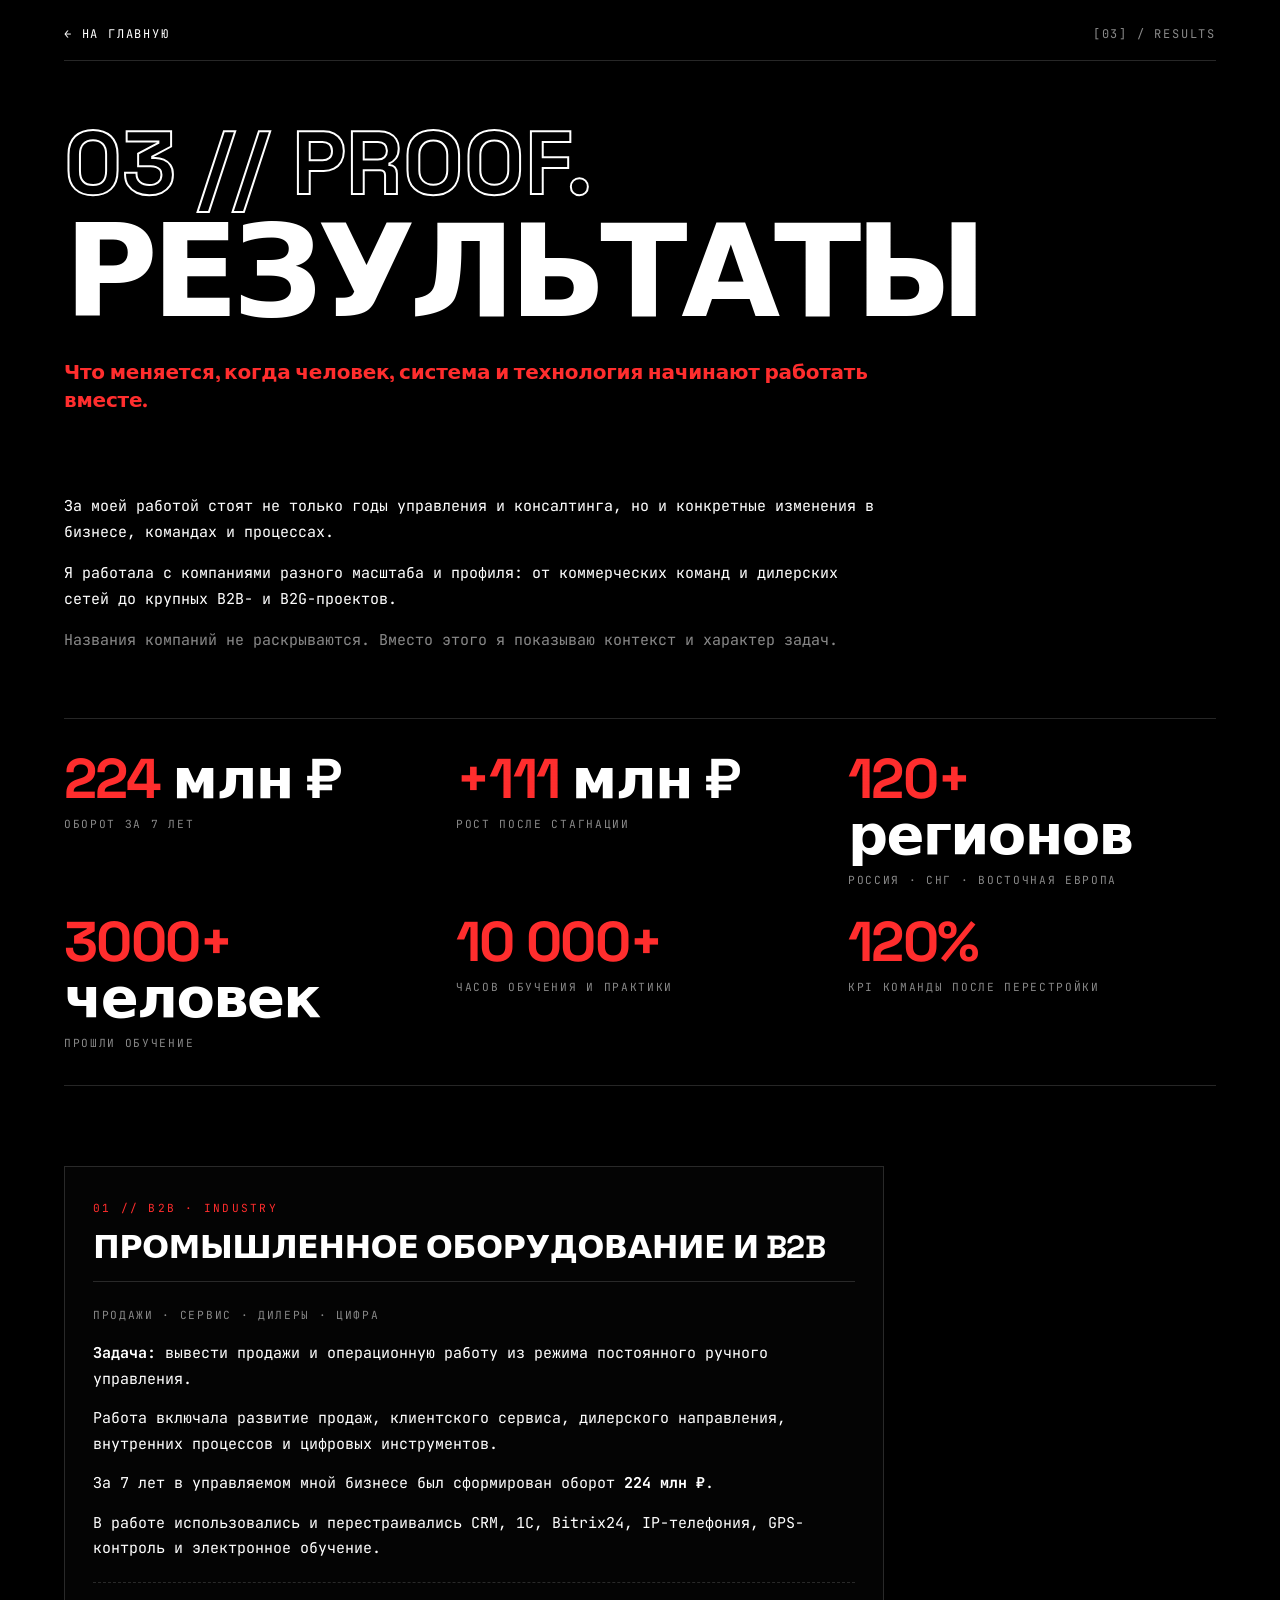
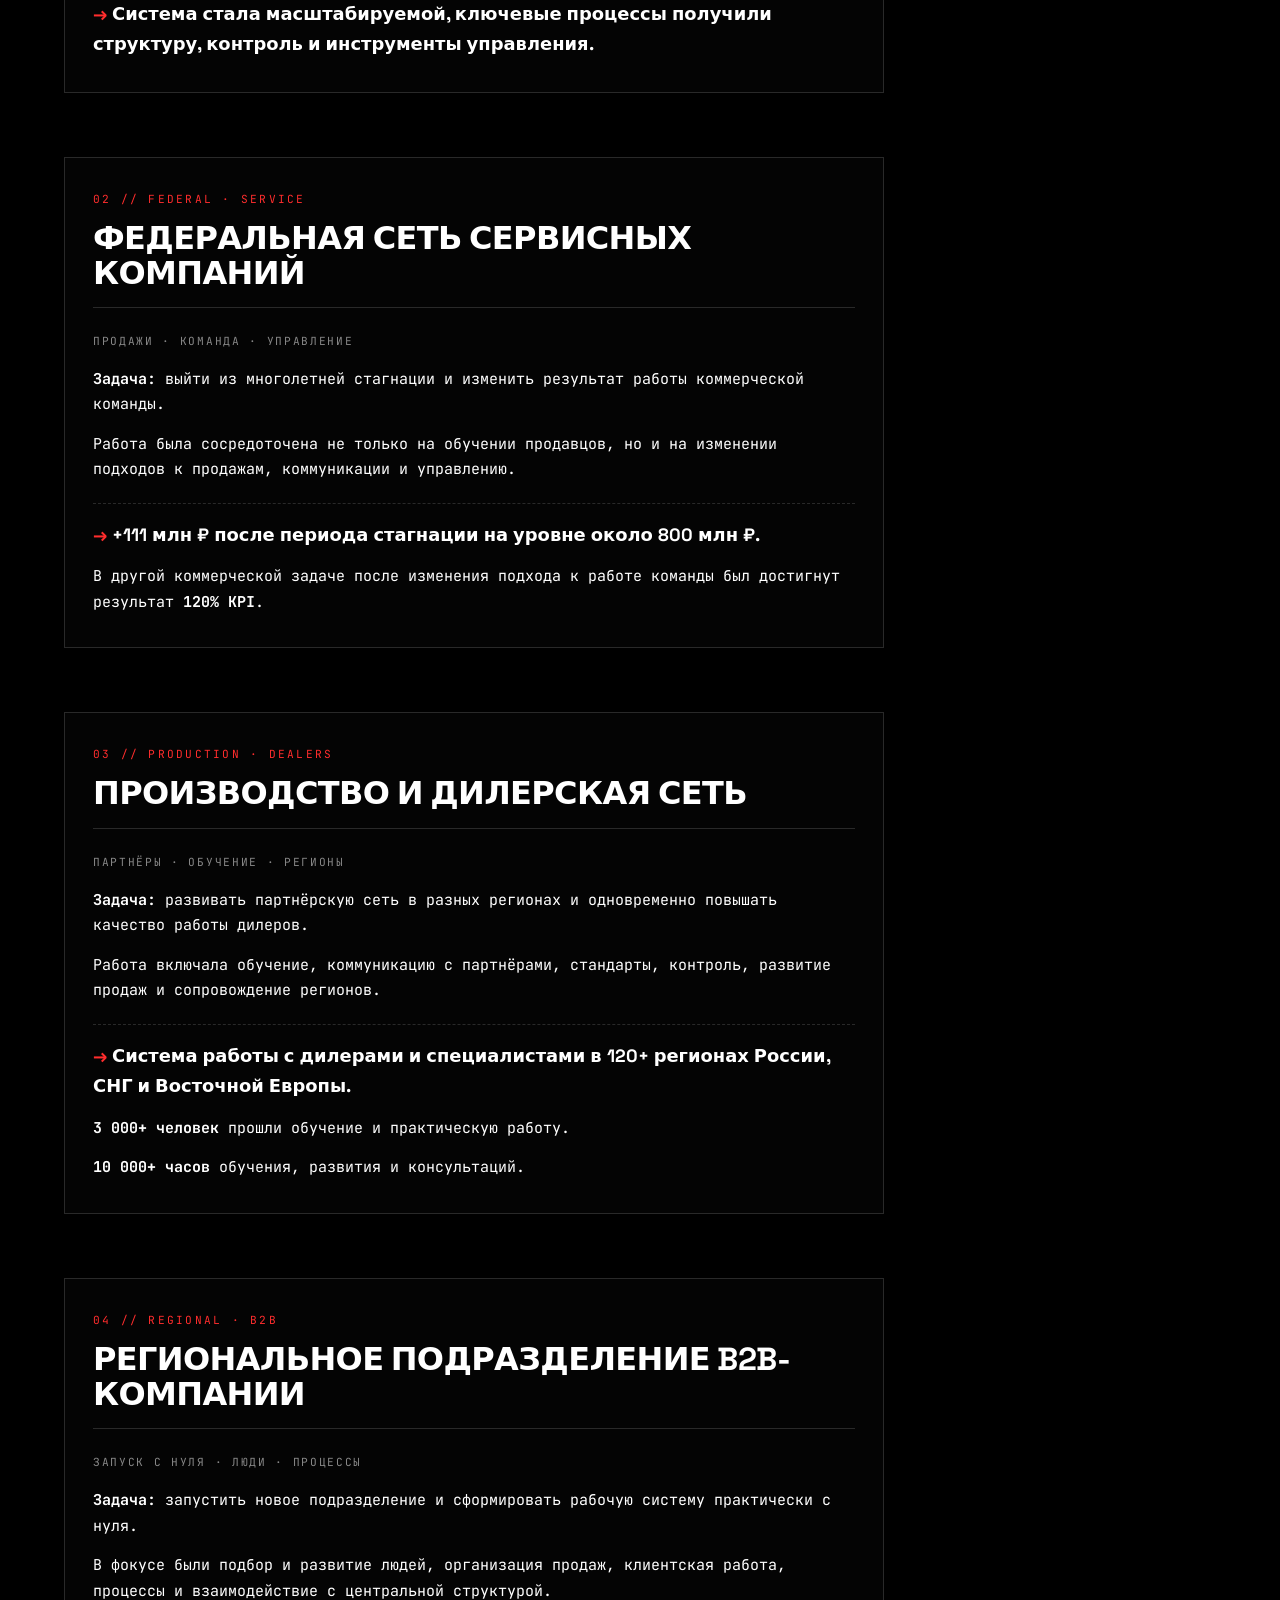
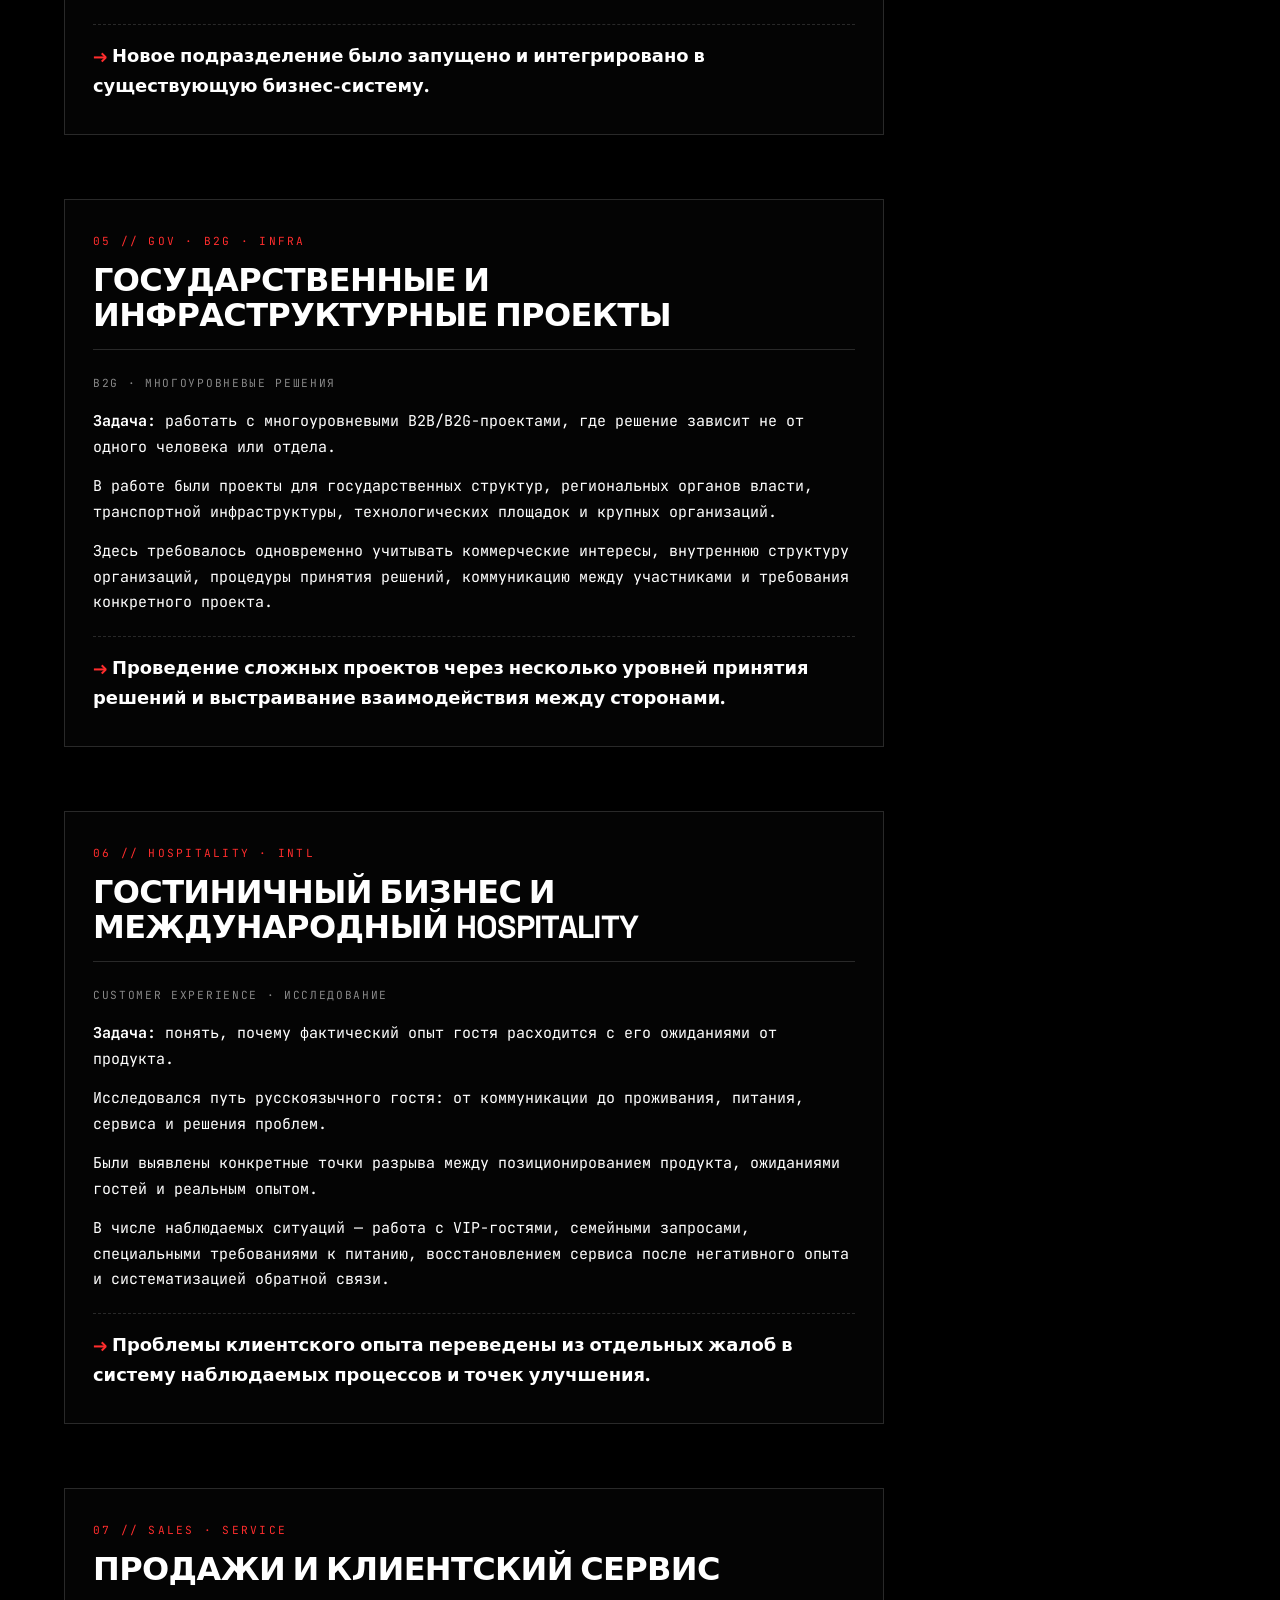
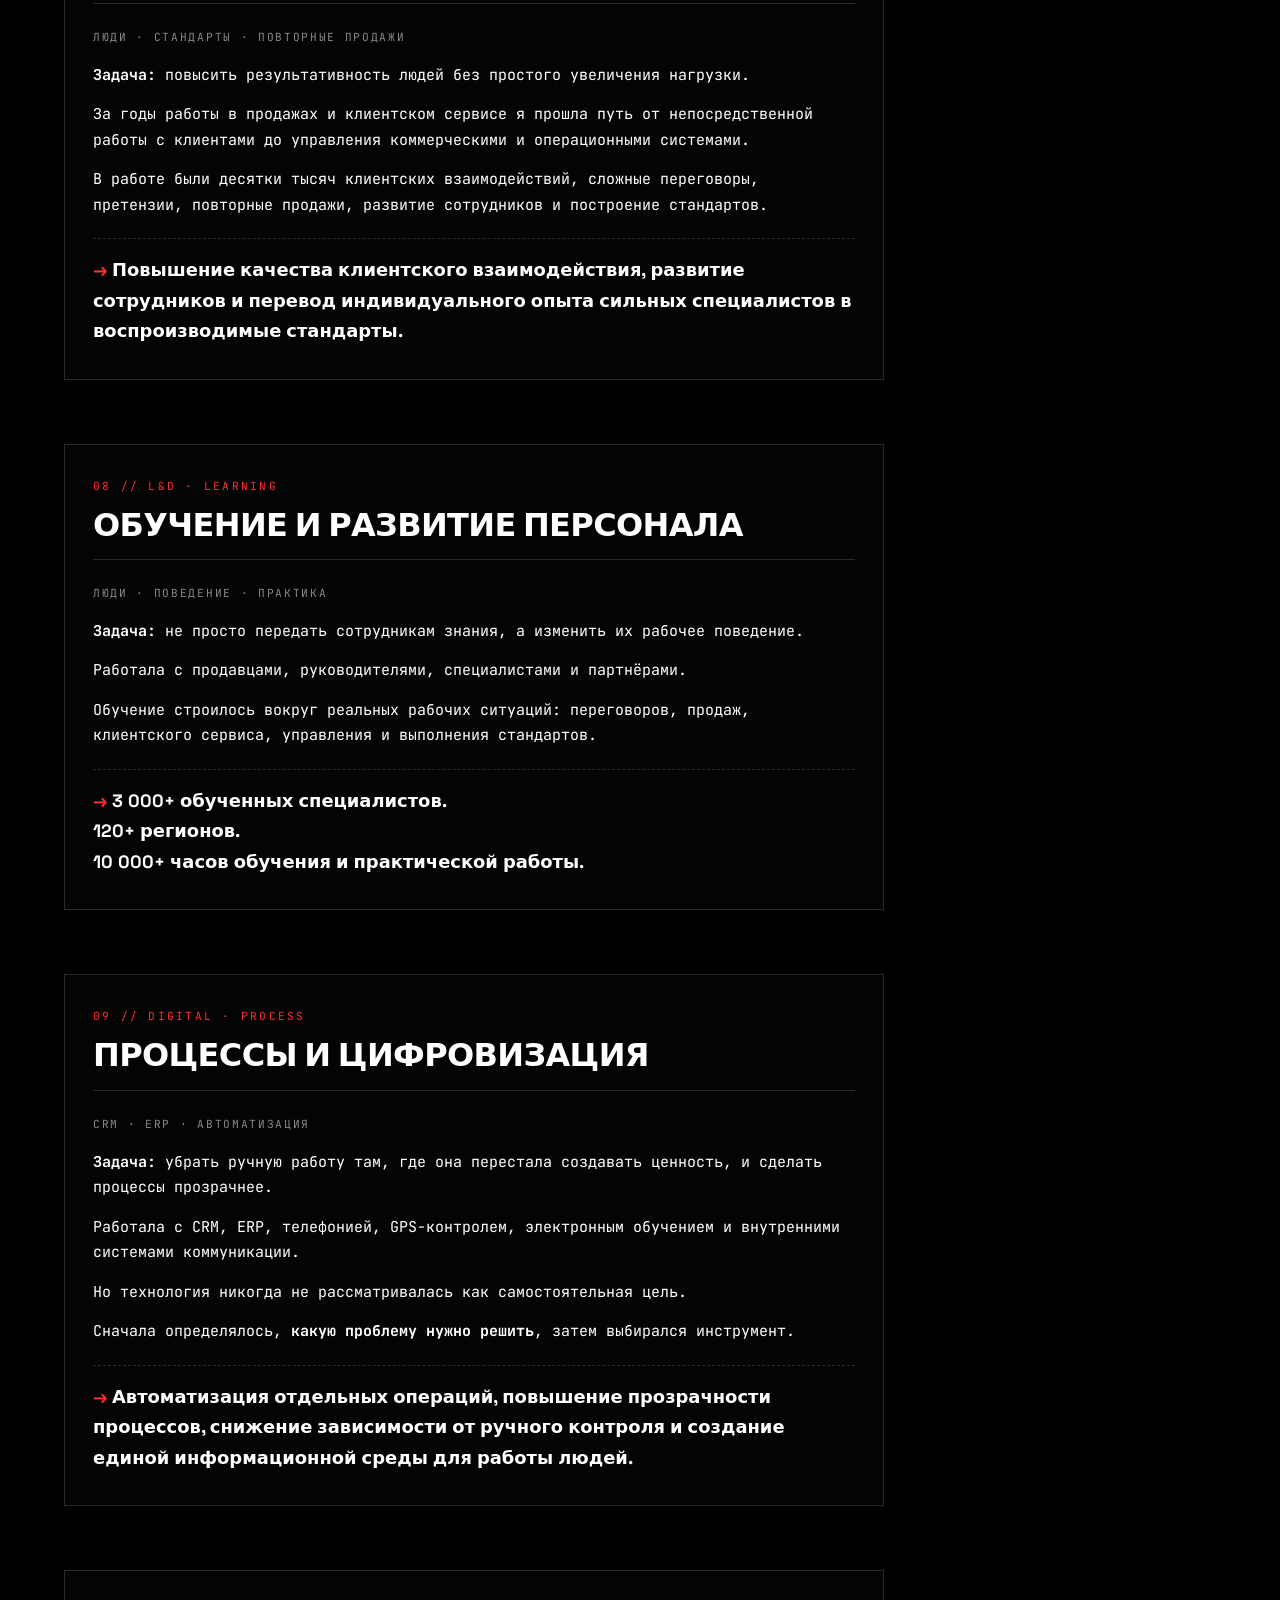
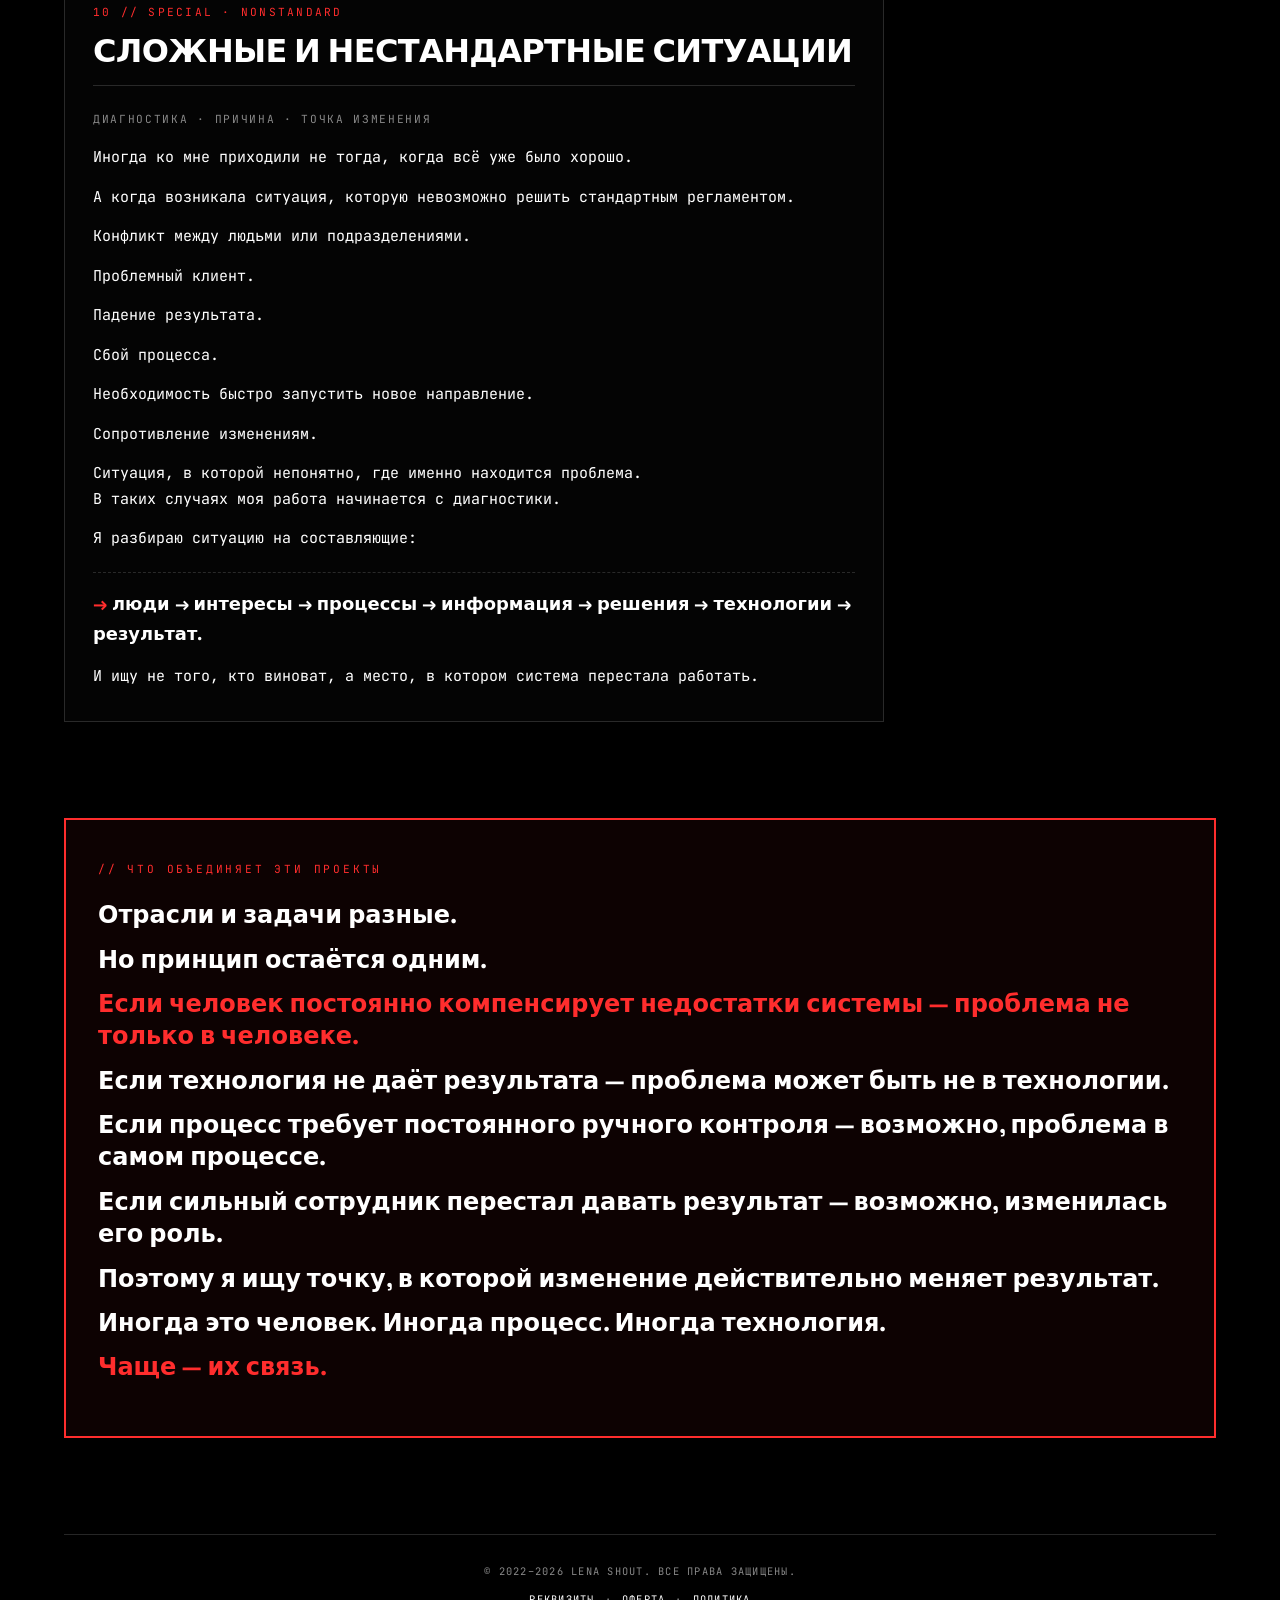
<file: results.html>
<!DOCTYPE html>
<html lang="ru">
<head>
<meta charset="UTF-8" />
<meta name="viewport" content="width=device-width, initial-scale=1.0" />
<meta name="theme-color" content="#000000" />
<title>Результаты — LENA SHOUT</title>
<meta name="description" content="Результаты работы LENA SHOUT: кейсы, цифры, проекты. От продаж и B2B до B2G, обучения и цифровизации." />
<meta name="robots" content="index, follow" />
<style>
@import url('https://fonts.googleapis.com/css2?family=Space+Grotesk:wght@400;700;900&family=JetBrains+Mono:wght@300;400;700&display=swap');

:root{
  --bg:#000; --fg:#fff; --dim:#888; --red:#ff2d2d;
  --line:rgba(255,255,255,.15);
  --pad:clamp(20px,5vw,80px);
  --h:'Space Grotesk',system-ui,sans-serif;
  --m:'JetBrains Mono',monospace;
}
*,*::before,*::after{box-sizing:border-box;margin:0;padding:0}
html{scroll-behavior:smooth}
html,body{overflow-x:hidden;background:var(--bg);color:var(--fg)}
body{font-family:var(--m);font-size:15px;line-height:1.7;padding:0 var(--pad);-webkit-font-smoothing:antialiased}
a{color:inherit;text-decoration:none;transition:color .2s}
a:hover{color:var(--dim)}

.scanlines{position:fixed;inset:0;pointer-events:none;z-index:100;background:repeating-linear-gradient(to bottom,rgba(255,255,255,.02) 0 1px,transparent 1px 3px);mix-blend-mode:overlay}

.top{
  padding:24px 0 16px;border-bottom:1px solid var(--line);
  display:flex;justify-content:space-between;align-items:center;
  gap:16px;flex-wrap:wrap;
  font-size:.75rem;letter-spacing:.15em;text-transform:uppercase;
  color:var(--dim);margin-bottom:64px;
}
.top a{color:var(--fg)}
.top a:hover{color:var(--red)}
.top .page-title{color:var(--dim)}

.page-head{margin-bottom:80px}
.page-head .num{
  font-family:var(--h);font-weight:900;
  font-size:clamp(2.5rem,7vw,6rem);
  line-height:.85;color:transparent;-webkit-text-stroke:2px var(--fg);
  margin-bottom:16px;
}
.page-head h1{
  font-family:var(--h);font-weight:900;
  font-size:clamp(2.5rem,10vw,8rem);
  line-height:.85;letter-spacing:-.05em;text-transform:uppercase;
  margin-bottom:32px;
}
.page-head .subtitle{
  max-width:820px;
  font-family:var(--h);font-weight:700;
  font-size:clamp(1rem,1.6vw,1.25rem);
  line-height:1.4;color:var(--red);
  letter-spacing:-.01em;
}

/* Крупные цифры */
.stats{
  display:grid;grid-template-columns:repeat(3,1fr);
  gap:24px;margin:64px 0 80px;
  padding:32px 0;
  border-top:1px solid var(--line);
  border-bottom:1px solid var(--line);
}
.stat{display:flex;flex-direction:column;gap:8px}
.stat .num-big{
  font-family:var(--h);font-weight:900;
  font-size:clamp(2rem,5vw,3.5rem);
  line-height:1;letter-spacing:-.03em;
  color:var(--fg);
}
.stat .num-big .red{color:var(--red)}
.stat .label{
  font-size:.7rem;letter-spacing:.15em;
  color:var(--dim);text-transform:uppercase;
}

/* Тело */
.manifesto{max-width:820px}
.manifesto > p{margin-bottom:16px;color:var(--fg)}
.manifesto > p.muted{color:var(--dim)}
.manifesto strong{font-weight:700;color:var(--fg)}
.manifesto em{font-style:italic;color:var(--dim)}

/* Кейс */
.case{
  margin:64px 0;
  padding:32px 28px;
  border:1px solid var(--line);
  background:rgba(255,255,255,.015);
}
.case .case-num{
  font-size:.7rem;letter-spacing:.2em;
  color:var(--red);margin-bottom:12px;
}
.case h2{
  font-family:var(--h);font-weight:900;
  font-size:clamp(1.3rem,2.6vw,2rem);
  line-height:1.1;letter-spacing:-.02em;
  text-transform:uppercase;
  margin-bottom:24px;
  padding-bottom:16px;
  border-bottom:1px solid var(--line);
}
.case p{margin-bottom:14px}
.case p:last-child{margin-bottom:0}
.case .tag{
  font-size:.7rem;letter-spacing:.15em;
  color:var(--dim);text-transform:uppercase;
  margin-bottom:16px;
}
.case .result{
  margin-top:20px;
  padding:16px 0 0;
  border-top:1px dashed var(--line);
  font-family:var(--h);font-weight:700;
  font-size:clamp(1rem,1.4vw,1.15rem);
  color:var(--fg);
}
.case .result .red{color:var(--red)}

/* Финальный аккорд */
.final{
  margin:96px 0 32px;
  padding:40px 32px;
  border:2px solid var(--red);
  background:rgba(255,45,45,.05);
}
.final .label{
  font-size:.7rem;letter-spacing:.25em;
  color:var(--red);text-transform:uppercase;
  margin-bottom:20px;
}
.final p{
  font-family:var(--h);font-weight:700;
  font-size:clamp(1.1rem,2vw,1.5rem);
  line-height:1.35;color:var(--fg);
  margin-bottom:12px;
}
.final p strong{color:var(--red);font-weight:900}

.foot{
  margin-top:96px;padding:28px 0 24px;border-top:1px solid var(--line);
  display:flex;flex-direction:column;align-items:center;justify-content:center;
  gap:10px;text-align:center;
  font-size:.65rem;letter-spacing:.12em;
  color:var(--dim);text-transform:uppercase;
}
.foot-center{display:flex;align-items:center;justify-content:center;gap:10px;flex-wrap:wrap}
.foot-center a{color:var(--fg)}
.foot-center a:hover{color:var(--red)}
.foot-center .sep{color:var(--dim)}

@media (max-width:900px){
  .stats{grid-template-columns:1fr;gap:20px}
}
@media (max-width:600px){
  body{font-size:14px;line-height:1.65}
  .page-head{margin-bottom:56px}
  .case{padding:24px 18px;margin:48px 0}
  .final{padding:28px 20px}
}
@media (prefers-reduced-motion:reduce){
  *{transition:none!important}
}
</style>
</head>
<body>

<div class="scanlines"></div>

<header class="top">
  <a href="index.html">← На главную</a>
  <span class="page-title">[03] / Results</span>
</header>

<main>

  <div class="page-head">
    <div class="num">03 // PROOF.</div>
    <h1>Результаты</h1>
    <p class="subtitle">
      Что меняется, когда человек, система и технология начинают работать вместе.
    </p>
  </div>

  <article class="manifesto">

    <p>
      За моей работой стоят не только годы управления и консалтинга, но и конкретные
      изменения в бизнесе, командах и процессах.
    </p>
    <p>
      Я работала с компаниями разного масштаба и профиля: от коммерческих команд
      и дилерских сетей до крупных B2B- и B2G-проектов.
    </p>
    <p class="muted">
      Названия компаний не раскрываются. Вместо этого я показываю контекст и характер задач.
    </p>

  </article>

  <!-- ЦИФРЫ -->
  <div class="stats">
    <div class="stat">
      <span class="num-big"><span class="red">224</span> млн ₽</span>
      <span class="label">Оборот за 7 лет</span>
    </div>
    <div class="stat">
      <span class="num-big"><span class="red">+111</span> млн ₽</span>
      <span class="label">Рост после стагнации</span>
    </div>
    <div class="stat">
      <span class="num-big"><span class="red">120+</span> регионов</span>
      <span class="label">Россия · СНГ · Восточная Европа</span>
    </div>
    <div class="stat">
      <span class="num-big"><span class="red">3000+</span> человек</span>
      <span class="label">Прошли обучение</span>
    </div>
    <div class="stat">
      <span class="num-big"><span class="red">10 000+</span></span>
      <span class="label">Часов обучения и практики</span>
    </div>
    <div class="stat">
      <span class="num-big"><span class="red">120%</span></span>
      <span class="label">KPI команды после перестройки</span>
    </div>
  </div>

  <article class="manifesto">

    <!-- КЕЙС 1 -->
    <section class="case">
      <div class="case-num">01 // B2B · INDUSTRY</div>
      <h2>Промышленное оборудование и B2B</h2>
      <div class="tag">Продажи · сервис · дилеры · цифра</div>

      <p><strong>Задача:</strong> вывести продажи и операционную работу из режима постоянного ручного управления.</p>
      <p>
        Работа включала развитие продаж, клиентского сервиса, дилерского направления,
        внутренних процессов и цифровых инструментов.
      </p>
      <p>
        За 7 лет в управляемом мной бизнесе был сформирован оборот <strong>224 млн ₽</strong>.
      </p>
      <p>
        В работе использовались и перестраивались CRM, 1С, Bitrix24, IP-телефония,
        GPS-контроль и электронное обучение.
      </p>

      <p class="result">
        <span class="red">→</span> Система стала масштабируемой, ключевые процессы
        получили структуру, контроль и инструменты управления.
      </p>
    </section>

    <!-- КЕЙС 2 -->
    <section class="case">
      <div class="case-num">02 // FEDERAL · SERVICE</div>
      <h2>Федеральная сеть сервисных компаний</h2>
      <div class="tag">Продажи · команда · управление</div>

      <p><strong>Задача:</strong> выйти из многолетней стагнации и изменить результат работы коммерческой команды.</p>
      <p>
        Работа была сосредоточена не только на обучении продавцов, но и на изменении подходов
        к продажам, коммуникации и управлению.
      </p>

      <p class="result">
        <span class="red">→</span> <strong>+111 млн ₽</strong> после периода стагнации
        на уровне около 800 млн ₽.
      </p>
      <p>
        В другой коммерческой задаче после изменения подхода к работе команды был достигнут
        результат <strong>120% KPI</strong>.
      </p>
    </section>

    <!-- КЕЙС 3 -->
    <section class="case">
      <div class="case-num">03 // PRODUCTION · DEALERS</div>
      <h2>Производство и дилерская сеть</h2>
      <div class="tag">Партнёры · обучение · регионы</div>

      <p>
        <strong>Задача:</strong> развивать партнёрскую сеть в разных регионах и одновременно
        повышать качество работы дилеров.
      </p>
      <p>
        Работа включала обучение, коммуникацию с партнёрами, стандарты, контроль,
        развитие продаж и сопровождение регионов.
      </p>

      <p class="result">
        <span class="red">→</span> Система работы с дилерами и специалистами в
        <strong>120+ регионах</strong> России, СНГ и Восточной Европы.
      </p>
      <p><strong>3 000+ человек</strong> прошли обучение и практическую работу.</p>
      <p><strong>10 000+ часов</strong> обучения, развития и консультаций.</p>
    </section>

    <!-- КЕЙС 4 -->
    <section class="case">
      <div class="case-num">04 // REGIONAL · B2B</div>
      <h2>Региональное подразделение B2B-компании</h2>
      <div class="tag">Запуск с нуля · люди · процессы</div>

      <p>
        <strong>Задача:</strong> запустить новое подразделение и сформировать рабочую систему
        практически с нуля.
      </p>
      <p>
        В фокусе были подбор и развитие людей, организация продаж, клиентская работа,
        процессы и взаимодействие с центральной структурой.
      </p>

      <p class="result">
        <span class="red">→</span> Новое подразделение было запущено и интегрировано
        в существующую бизнес-систему.
      </p>
    </section>

    <!-- КЕЙС 5 -->
    <section class="case">
      <div class="case-num">05 // GOV · B2G · INFRA</div>
      <h2>Государственные и инфраструктурные проекты</h2>
      <div class="tag">B2G · многоуровневые решения</div>

      <p>
        <strong>Задача:</strong> работать с многоуровневыми B2B/B2G-проектами, где решение
        зависит не от одного человека или отдела.
      </p>
      <p>
        В работе были проекты для государственных структур, региональных органов власти,
        транспортной инфраструктуры, технологических площадок и крупных организаций.
      </p>
      <p>
        Здесь требовалось одновременно учитывать коммерческие интересы, внутреннюю структуру
        организаций, процедуры принятия решений, коммуникацию между участниками
        и требования конкретного проекта.
      </p>

      <p class="result">
        <span class="red">→</span> Проведение сложных проектов через несколько уровней
        принятия решений и выстраивание взаимодействия между сторонами.
      </p>
    </section>

    <!-- КЕЙС 6 -->
    <section class="case">
      <div class="case-num">06 // HOSPITALITY · INTL</div>
      <h2>Гостиничный бизнес и международный hospitality</h2>
      <div class="tag">Customer experience · исследование</div>

      <p>
        <strong>Задача:</strong> понять, почему фактический опыт гостя расходится
        с его ожиданиями от продукта.
      </p>
      <p>
        Исследовался путь русскоязычного гостя: от коммуникации до проживания, питания,
        сервиса и решения проблем.
      </p>
      <p>
        Были выявлены конкретные точки разрыва между позиционированием продукта,
        ожиданиями гостей и реальным опытом.
      </p>
      <p>
        В числе наблюдаемых ситуаций — работа с VIP-гостями, семейными запросами,
        специальными требованиями к питанию, восстановлением сервиса после негативного
        опыта и систематизацией обратной связи.
      </p>

      <p class="result">
        <span class="red">→</span> Проблемы клиентского опыта переведены из отдельных
        жалоб в систему наблюдаемых процессов и точек улучшения.
      </p>
    </section>

    <!-- КЕЙС 7 -->
    <section class="case">
      <div class="case-num">07 // SALES · SERVICE</div>
      <h2>Продажи и клиентский сервис</h2>
      <div class="tag">Люди · стандарты · повторные продажи</div>

      <p>
        <strong>Задача:</strong> повысить результативность людей без простого увеличения нагрузки.
      </p>
      <p>
        За годы работы в продажах и клиентском сервисе я прошла путь от непосредственной
        работы с клиентами до управления коммерческими и операционными системами.
      </p>
      <p>
        В работе были десятки тысяч клиентских взаимодействий, сложные переговоры, претензии,
        повторные продажи, развитие сотрудников и построение стандартов.
      </p>

      <p class="result">
        <span class="red">→</span> Повышение качества клиентского взаимодействия,
        развитие сотрудников и перевод индивидуального опыта сильных специалистов
        в воспроизводимые стандарты.
      </p>
    </section>

    <!-- КЕЙС 8 -->
    <section class="case">
      <div class="case-num">08 // L&amp;D · LEARNING</div>
      <h2>Обучение и развитие персонала</h2>
      <div class="tag">Люди · поведение · практика</div>

      <p>
        <strong>Задача:</strong> не просто передать сотрудникам знания, а изменить
        их рабочее поведение.
      </p>
      <p>Работала с продавцами, руководителями, специалистами и партнёрами.</p>
      <p>
        Обучение строилось вокруг реальных рабочих ситуаций: переговоров, продаж,
        клиентского сервиса, управления и выполнения стандартов.
      </p>

      <p class="result">
        <span class="red">→</span> <strong>3 000+ обученных специалистов.</strong><br>
        <strong>120+ регионов.</strong><br>
        <strong>10 000+ часов</strong> обучения и практической работы.
      </p>
    </section>

    <!-- КЕЙС 9 -->
    <section class="case">
      <div class="case-num">09 // DIGITAL · PROCESS</div>
      <h2>Процессы и цифровизация</h2>
      <div class="tag">CRM · ERP · автоматизация</div>

      <p>
        <strong>Задача:</strong> убрать ручную работу там, где она перестала создавать
        ценность, и сделать процессы прозрачнее.
      </p>
      <p>
        Работала с CRM, ERP, телефонией, GPS-контролем, электронным обучением
        и внутренними системами коммуникации.
      </p>
      <p>Но технология никогда не рассматривалась как самостоятельная цель.</p>
      <p>
        Сначала определялось, <strong>какую проблему нужно решить</strong>,
        затем выбирался инструмент.
      </p>

      <p class="result">
        <span class="red">→</span> Автоматизация отдельных операций, повышение прозрачности
        процессов, снижение зависимости от ручного контроля и создание единой
        информационной среды для работы людей.
      </p>
    </section>

    <!-- КЕЙС 10 -->
    <section class="case">
      <div class="case-num">10 // SPECIAL · NONSTANDARD</div>
      <h2>Сложные и нестандартные ситуации</h2>
      <div class="tag">Диагностика · причина · точка изменения</div>

      <p>
        Иногда ко мне приходили не тогда, когда всё уже было хорошо.
      </p>
      <p>А когда возникала ситуация, которую невозможно решить стандартным регламентом.</p>

      <div>
        <p>Конфликт между людьми или подразделениями.</p>
        <p>Проблемный клиент.</p>
        <p>Падение результата.</p>
        <p>Сбой процесса.</p>
        <p>Необходимость быстро запустить новое направление.</p>
        <p>Сопротивление изменениям.</p>
        <p>Ситуация, в которой непонятно, где именно находится проблема.</p>
      </div>

      <p>В таких случаях моя работа начинается с диагностики.</p>
      <p>Я разбираю ситуацию на составляющие:</p>

      <p class="result">
        <span class="red">→</span> люди → интересы → процессы → информация →
        решения → технологии → результат.
      </p>

      <p>
        И ищу не того, кто виноват, а место, в котором система перестала работать.
      </p>
    </section>

  </article>

  <!-- ФИНАЛ -->
  <section class="final">
    <div class="label">// Что объединяет эти проекты</div>
    <p>Отрасли и задачи разные.</p>
    <p>Но принцип остаётся одним.</p>
    <p><strong>Если человек постоянно компенсирует недостатки системы — проблема не только в человеке.</strong></p>
    <p>Если технология не даёт результата — проблема может быть не в технологии.</p>
    <p>Если процесс требует постоянного ручного контроля — возможно, проблема в самом процессе.</p>
    <p>Если сильный сотрудник перестал давать результат — возможно, изменилась его роль.</p>
    <p>Поэтому я ищу точку, в которой изменение действительно меняет результат.</p>
    <p>Иногда это человек. Иногда процесс. Иногда технология.</p>
    <p><strong>Чаще — их связь.</strong></p>
  </section>

</main>

<footer class="foot">
  <span>© 2022–<span id="year">2026</span> LENA SHOUT. Все права защищены.</span>
  <span class="foot-center">
    <a href="legal/requisites.html">Реквизиты</a>
    <span class="sep">·</span>
    <a href="legal/terms.html">Оферта</a>
    <span class="sep">·</span>
    <a href="legal/privacy.html">Политика</a>
  </span>
</footer>

<script>
document.getElementById('year').textContent = new Date().getFullYear();
</script>
</body>
</html>
</file>
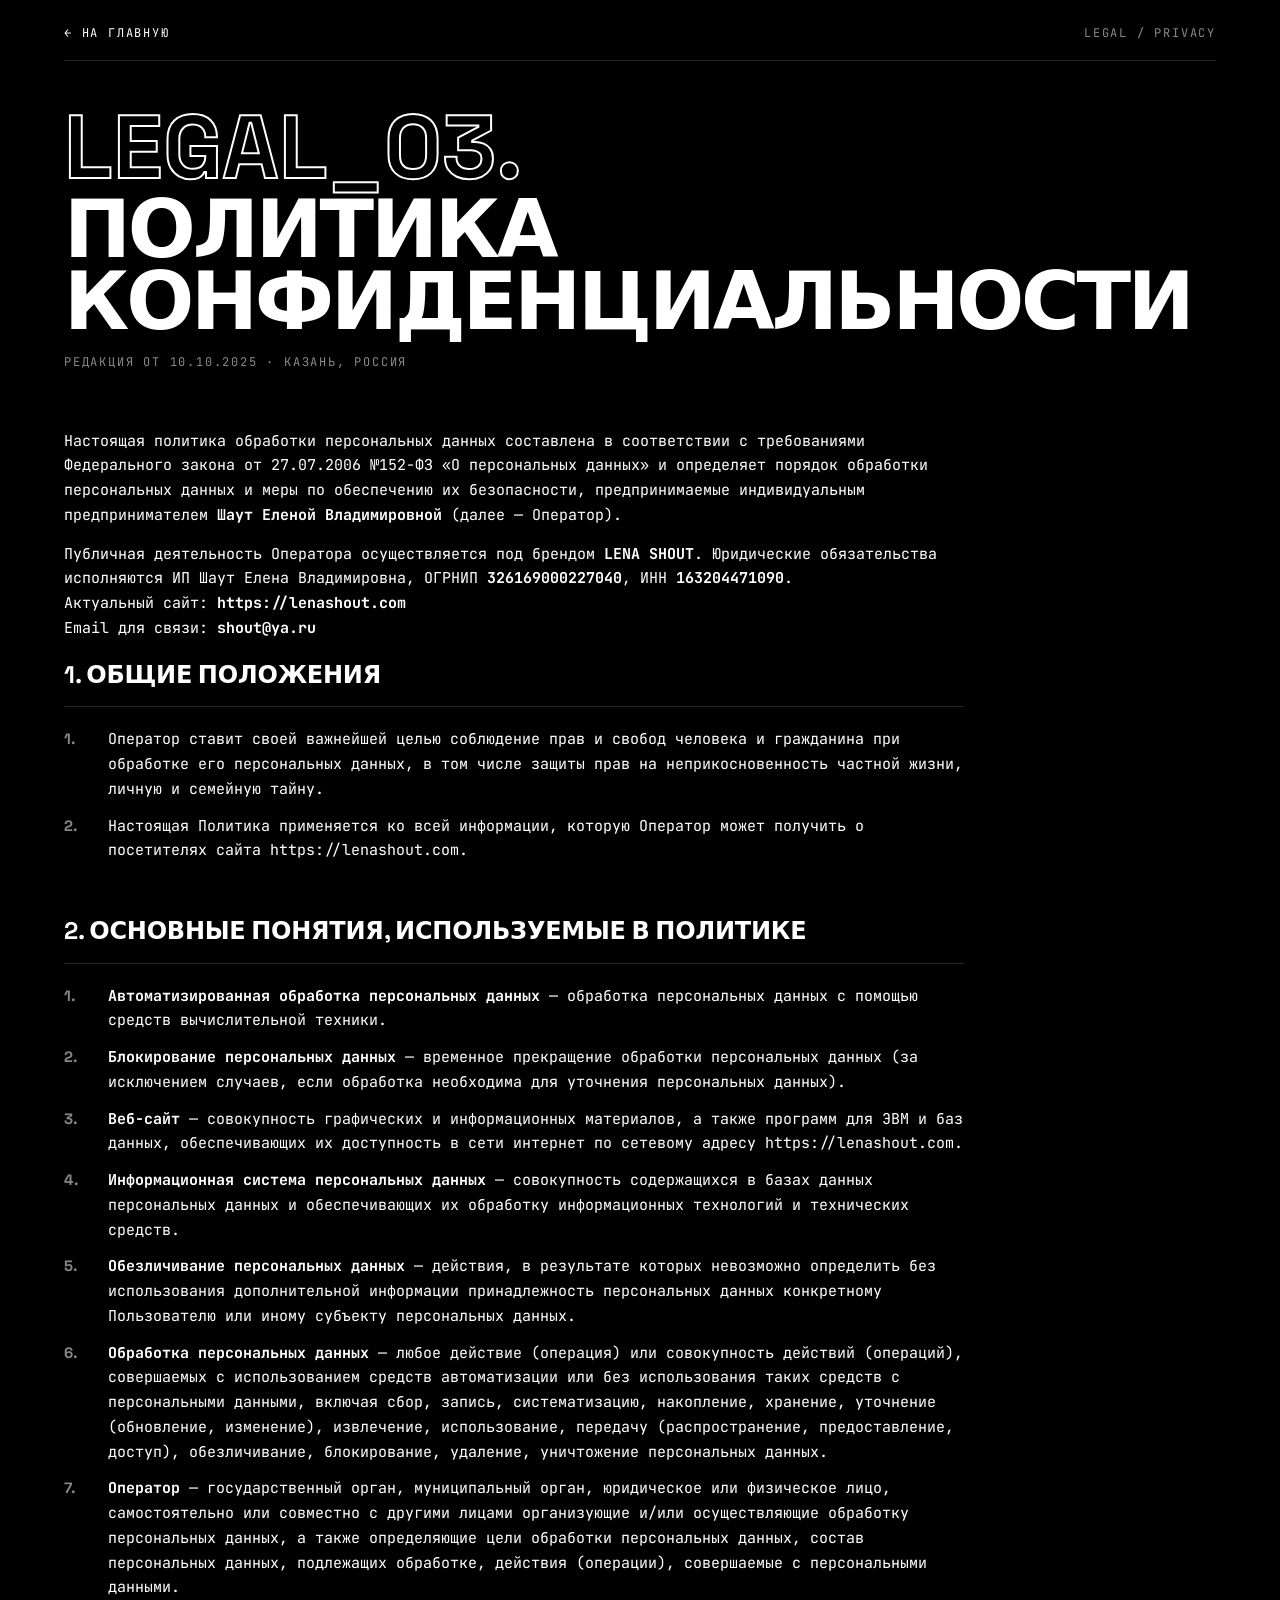
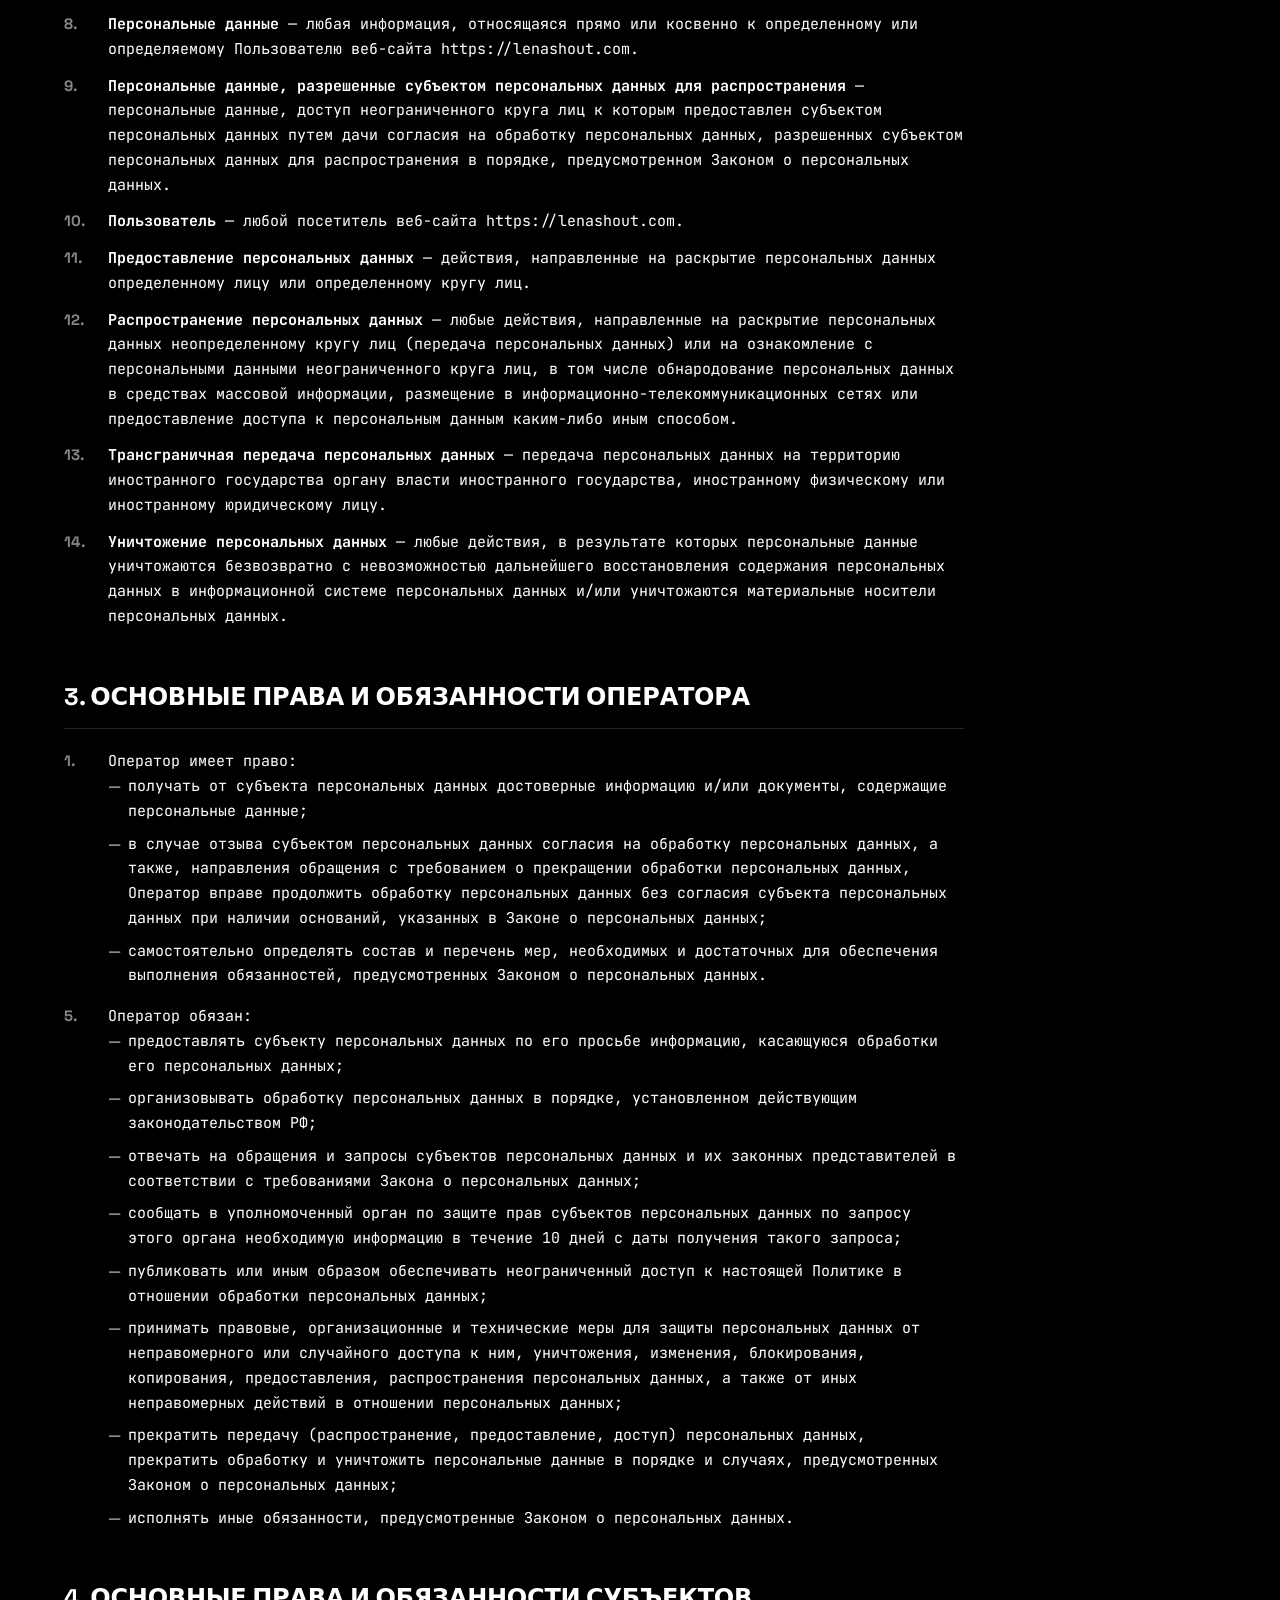
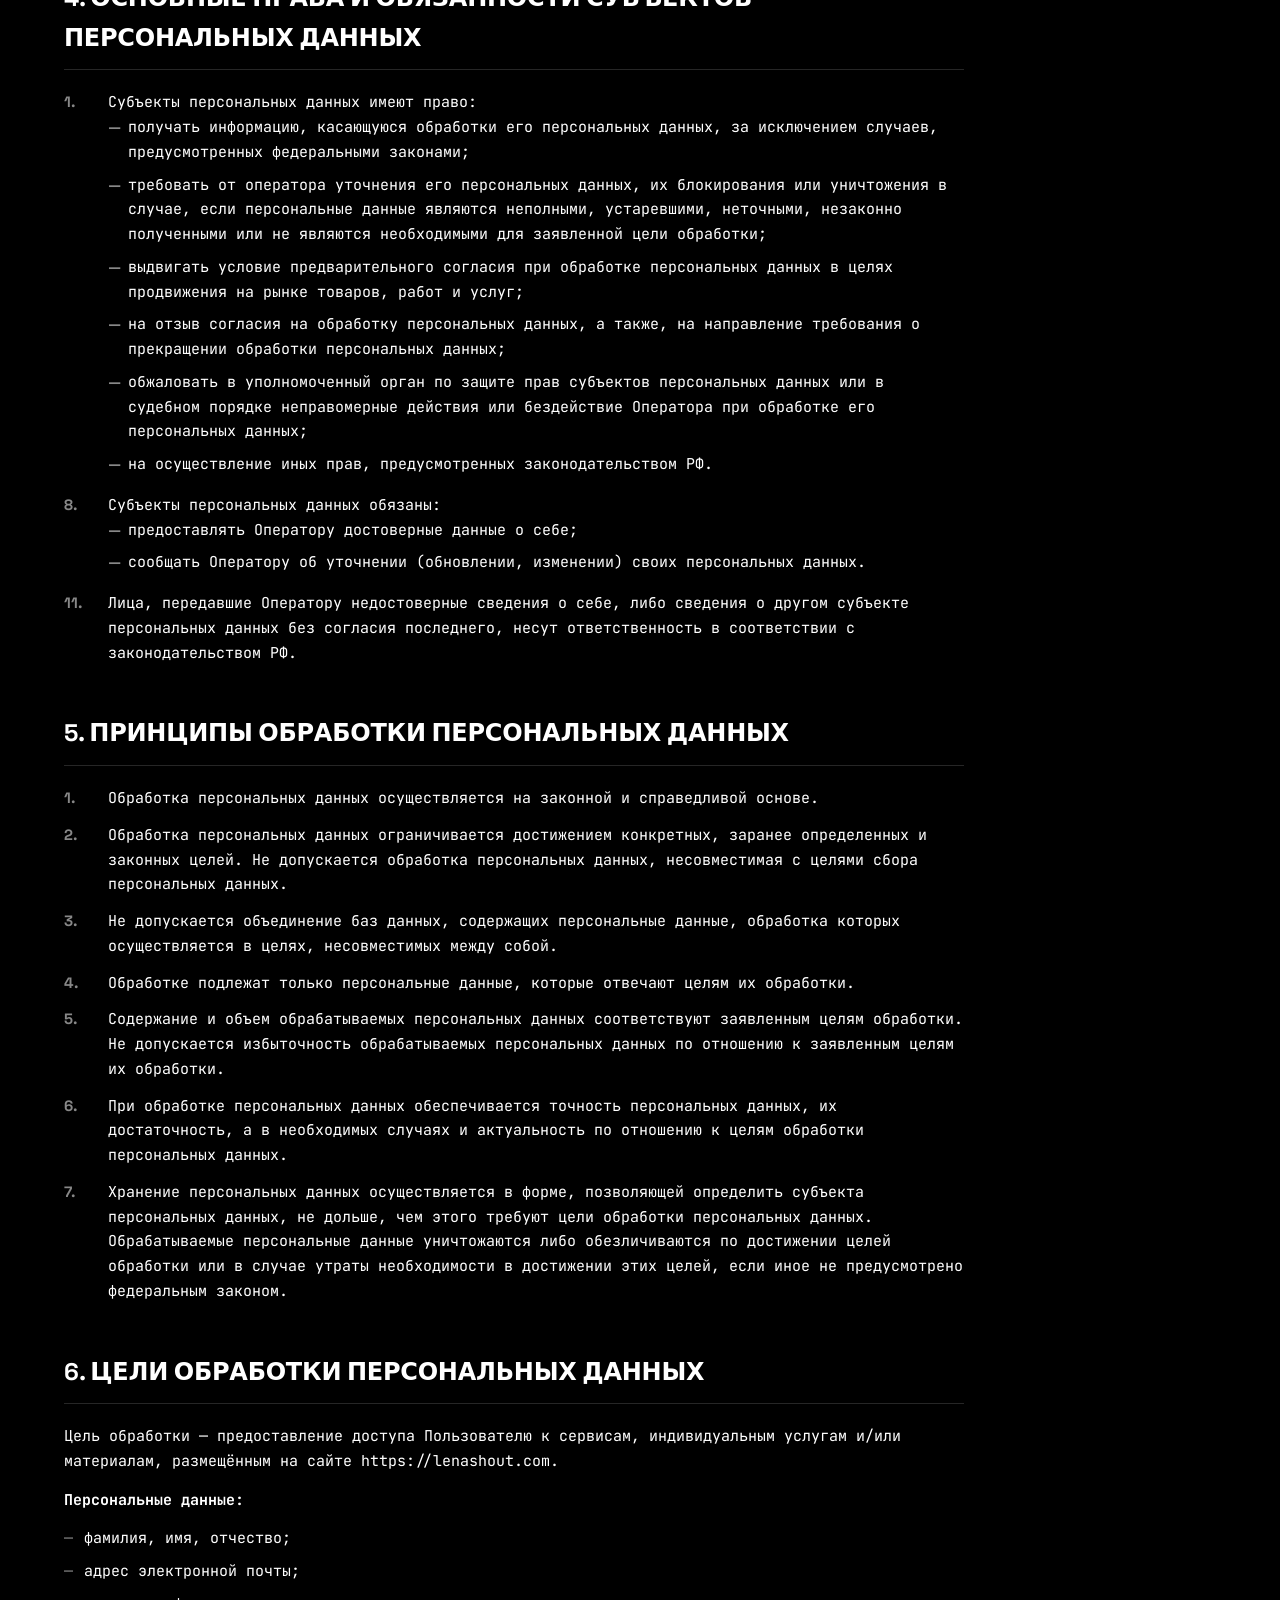
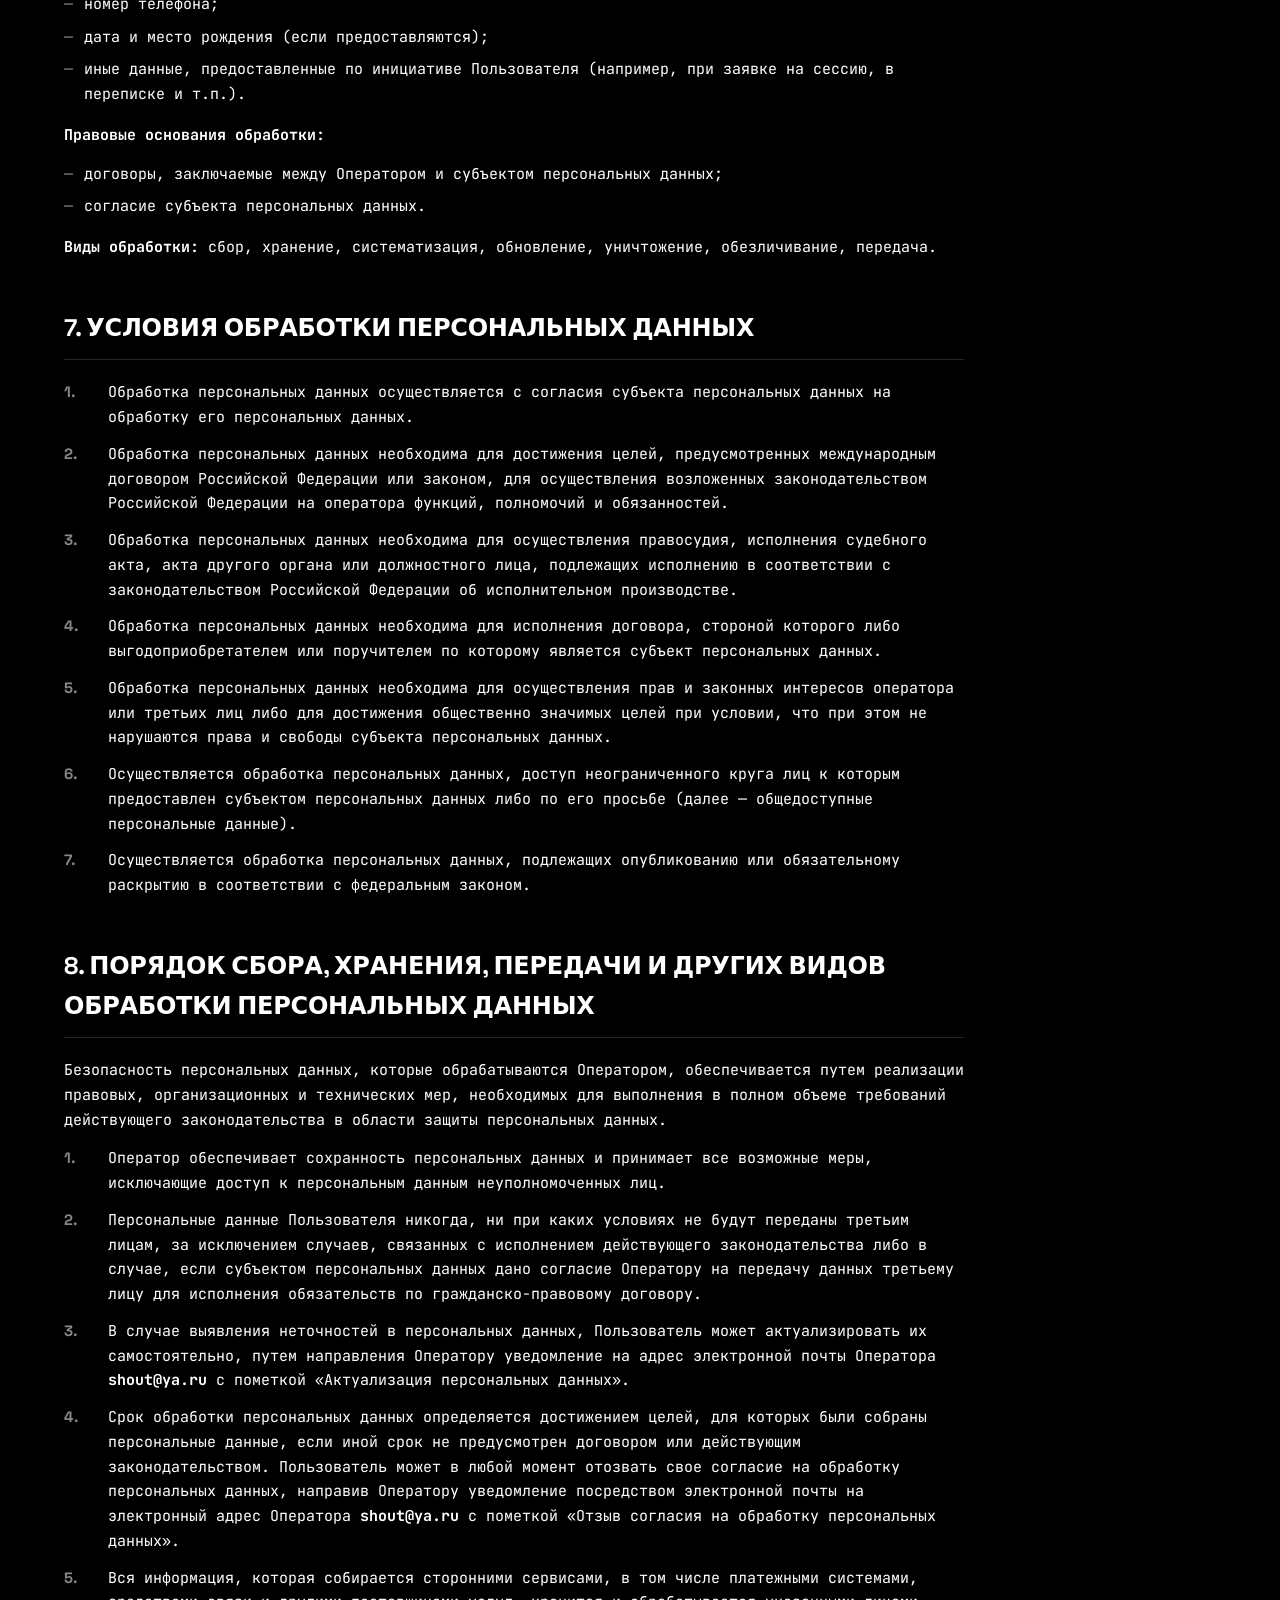
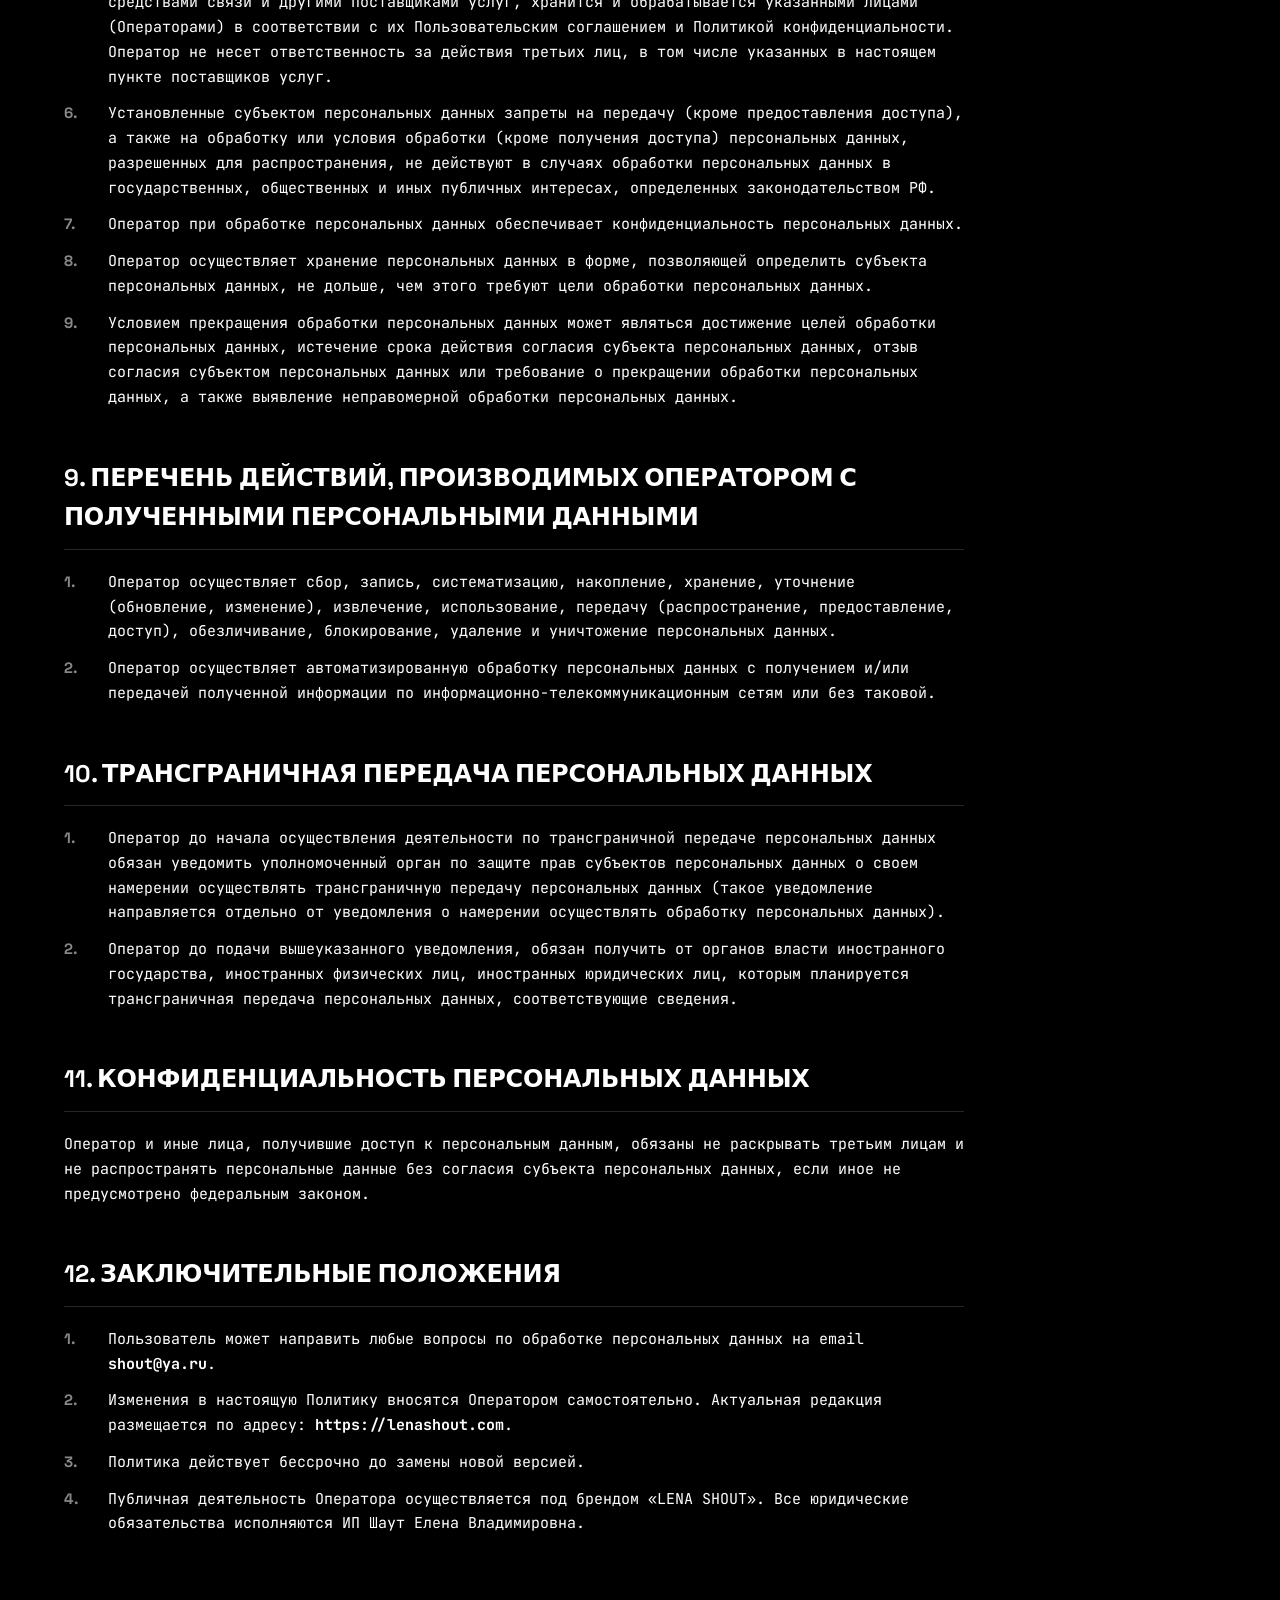
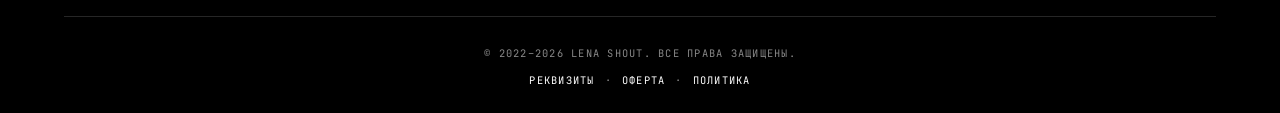
<file: legal/privacy.html>
<!DOCTYPE html>
<html lang="ru">
<head>
<meta charset="UTF-8" />
<meta name="viewport" content="width=device-width, initial-scale=1.0" />
<meta name="theme-color" content="#000000" />
<title>Политика конфиденциальности — LENA SHOUT</title>
<meta name="description" content="Политика обработки персональных данных ИП Шаут Елена Владимировна. LENA SHOUT." />
<meta name="robots" content="index, follow" />
<style>
@import url('https://fonts.googleapis.com/css2?family=Space+Grotesk:wght@400;700;900&family=JetBrains+Mono:wght@300;400;700&display=swap');

:root{
  --bg:#000; --fg:#fff; --dim:#888; --red:#ff2d2d;
  --line:rgba(255,255,255,.15);
  --pad:clamp(20px,5vw,80px);
  --h:'Space Grotesk',system-ui,sans-serif;
  --m:'JetBrains Mono',monospace;
}
*,*::before,*::after{box-sizing:border-box;margin:0;padding:0}
html{scroll-behavior:smooth}
html,body{overflow-x:hidden;background:var(--bg);color:var(--fg)}
body{font-family:var(--m);font-size:15px;line-height:1.65;padding:0 var(--pad);-webkit-font-smoothing:antialiased}
a{color:inherit;text-decoration:none;transition:color .2s}
a:hover{color:var(--dim)}

.scanlines{position:fixed;inset:0;pointer-events:none;z-index:100;background:repeating-linear-gradient(to bottom,rgba(255,255,255,.02) 0 1px,transparent 1px 3px);mix-blend-mode:overlay}

.top{
  padding:24px 0 16px;border-bottom:1px solid var(--line);
  display:flex;justify-content:space-between;align-items:center;
  gap:16px;flex-wrap:wrap;
  font-size:.75rem;letter-spacing:.15em;text-transform:uppercase;
  color:var(--dim);margin-bottom:48px;
}
.top a{color:var(--fg)}
.top a:hover{color:var(--red)}
.top .page-title{color:var(--dim)}

.page-head{margin-bottom:56px}
.page-head .num{
  font-family:var(--h);font-weight:900;
  font-size:clamp(2.5rem,7vw,6rem);
  line-height:.85;color:transparent;-webkit-text-stroke:2px var(--fg);
  margin-bottom:8px;
}
.page-head h1{
  font-family:var(--h);font-weight:900;
  font-size:clamp(2rem,7vw,5rem);
  line-height:.9;letter-spacing:-.04em;text-transform:uppercase;
  margin-bottom:16px;
}
.page-head .meta{
  font-size:.75rem;letter-spacing:.15em;
  color:var(--dim);text-transform:uppercase;
}

.legal{max-width:900px}
.legal section{margin-bottom:48px}
.legal h2{
  font-family:var(--h);font-weight:900;
  font-size:clamp(1.1rem,2vw,1.5rem);
  letter-spacing:-.01em;text-transform:uppercase;
  margin-bottom:20px;padding-bottom:12px;
  border-bottom:1px solid var(--line);
}
.legal p{margin-bottom:14px;color:var(--fg)}
.legal p.muted{color:var(--dim)}
.legal ol{margin:0 0 16px 0;padding-left:0;list-style:none;counter-reset:item}
.legal ol li{
  position:relative;padding-left:44px;margin-bottom:12px;
  counter-increment:item;
}
.legal ol li::before{
  content:counter(item) ".";
  position:absolute;left:0;top:0;
  font-family:var(--h);font-weight:700;
  color:var(--dim);min-width:32px;
}
.legal ul{margin:0 0 16px 0;padding-left:0;list-style:none}
.legal ul li{
  position:relative;padding-left:20px;margin-bottom:8px;
}
.legal ul li::before{
  content:"—";position:absolute;left:0;top:0;color:var(--dim);
}
.legal strong{font-weight:700}
.legal .requisites{
  border:1px solid var(--line);padding:24px;
  font-size:.85rem;line-height:1.8;
}
.legal .requisites .row{display:flex;gap:12px;flex-wrap:wrap}
.legal .requisites .row .label{color:var(--dim);min-width:160px}

.foot{
  margin-top:80px;padding:28px 0 24px;border-top:1px solid var(--line);
  display:flex;flex-direction:column;align-items:center;justify-content:center;
  gap:10px;text-align:center;
  font-size:.65rem;letter-spacing:.12em;
  color:var(--dim);text-transform:uppercase;
}
.foot-center{display:flex;align-items:center;justify-content:center;gap:10px;flex-wrap:wrap}
.foot-center a{color:var(--fg)}
.foot-center a:hover{color:var(--red)}
.foot-center .sep{color:var(--dim)}

@media (max-width:600px){
  body{font-size:14px}
  .legal ol li{padding-left:32px}
  .legal .requisites .row{flex-direction:column;gap:2px}
}
@media (prefers-reduced-motion:reduce){
  *{transition:none!important}
}
</style>
</head>
<body>

<div class="scanlines"></div>

<header class="top">
  <a href="../index.html">← На главную</a>
  <span class="page-title">Legal / Privacy</span>
</header>

<main class="legal">

  <div class="page-head">
    <div class="num">LEGAL_03.</div>
    <h1>Политика конфиденциальности</h1>
    <div class="meta">Редакция от 10.10.2025 · Казань, Россия</div>
  </div>

  <p>
    Настоящая политика обработки персональных данных составлена в соответствии
    с требованиями Федерального закона от 27.07.2006 №152-ФЗ «О персональных данных»
    и определяет порядок обработки персональных данных и меры по обеспечению их
    безопасности, предпринимаемые индивидуальным предпринимателем
    <strong>Шаут Еленой Владимировной</strong> (далее — Оператор).
  </p>

  <p>
    Публичная деятельность Оператора осуществляется под брендом <strong>LENA SHOUT</strong>.
    Юридические обязательства исполняются ИП Шаут Елена Владимировна,
    ОГРНИП <strong>326169000227040</strong>, ИНН <strong>163204471090</strong>.<br>
    Актуальный сайт: <strong>https://lenashout.com</strong><br>
    Email для связи: <strong>shout@ya.ru</strong>
  </p>

  <section>
    <h2>1. Общие положения</h2>
    <ol>
      <li>Оператор ставит своей важнейшей целью соблюдение прав и свобод человека и гражданина при обработке его персональных данных, в том числе защиты прав на неприкосновенность частной жизни, личную и семейную тайну.</li>
      <li>Настоящая Политика применяется ко всей информации, которую Оператор может получить о посетителях сайта https://lenashout.com.</li>
    </ol>
  </section>

  <section>
    <h2>2. Основные понятия, используемые в Политике</h2>
    <ol>
      <li><strong>Автоматизированная обработка персональных данных</strong> — обработка персональных данных с помощью средств вычислительной техники.</li>
      <li><strong>Блокирование персональных данных</strong> — временное прекращение обработки персональных данных (за исключением случаев, если обработка необходима для уточнения персональных данных).</li>
      <li><strong>Веб-сайт</strong> — совокупность графических и информационных материалов, а также программ для ЭВМ и баз данных, обеспечивающих их доступность в сети интернет по сетевому адресу https://lenashout.com.</li>
      <li><strong>Информационная система персональных данных</strong> — совокупность содержащихся в базах данных персональных данных и обеспечивающих их обработку информационных технологий и технических средств.</li>
      <li><strong>Обезличивание персональных данных</strong> — действия, в результате которых невозможно определить без использования дополнительной информации принадлежность персональных данных конкретному Пользователю или иному субъекту персональных данных.</li>
      <li><strong>Обработка персональных данных</strong> — любое действие (операция) или совокупность действий (операций), совершаемых с использованием средств автоматизации или без использования таких средств с персональными данными, включая сбор, запись, систематизацию, накопление, хранение, уточнение (обновление, изменение), извлечение, использование, передачу (распространение, предоставление, доступ), обезличивание, блокирование, удаление, уничтожение персональных данных.</li>
      <li><strong>Оператор</strong> — государственный орган, муниципальный орган, юридическое или физическое лицо, самостоятельно или совместно с другими лицами организующие и/или осуществляющие обработку персональных данных, а также определяющие цели обработки персональных данных, состав персональных данных, подлежащих обработке, действия (операции), совершаемые с персональными данными.</li>
      <li><strong>Персональные данные</strong> — любая информация, относящаяся прямо или косвенно к определенному или определяемому Пользователю веб-сайта https://lenashout.com.</li>
      <li><strong>Персональные данные, разрешенные субъектом персональных данных для распространения</strong> — персональные данные, доступ неограниченного круга лиц к которым предоставлен субъектом персональных данных путем дачи согласия на обработку персональных данных, разрешенных субъектом персональных данных для распространения в порядке, предусмотренном Законом о персональных данных.</li>
      <li><strong>Пользователь</strong> — любой посетитель веб-сайта https://lenashout.com.</li>
      <li><strong>Предоставление персональных данных</strong> — действия, направленные на раскрытие персональных данных определенному лицу или определенному кругу лиц.</li>
      <li><strong>Распространение персональных данных</strong> — любые действия, направленные на раскрытие персональных данных неопределенному кругу лиц (передача персональных данных) или на ознакомление с персональными данными неограниченного круга лиц, в том числе обнародование персональных данных в средствах массовой информации, размещение в информационно-телекоммуникационных сетях или предоставление доступа к персональным данным каким-либо иным способом.</li>
      <li><strong>Трансграничная передача персональных данных</strong> — передача персональных данных на территорию иностранного государства органу власти иностранного государства, иностранному физическому или иностранному юридическому лицу.</li>
      <li><strong>Уничтожение персональных данных</strong> — любые действия, в результате которых персональные данные уничтожаются безвозвратно с невозможностью дальнейшего восстановления содержания персональных данных в информационной системе персональных данных и/или уничтожаются материальные носители персональных данных.</li>
    </ol>
  </section>

  <section>
    <h2>3. Основные права и обязанности Оператора</h2>
    <ol>
      <li>Оператор имеет право:
        <ul>
          <li>получать от субъекта персональных данных достоверные информацию и/или документы, содержащие персональные данные;</li>
          <li>в случае отзыва субъектом персональных данных согласия на обработку персональных данных, а также, направления обращения с требованием о прекращении обработки персональных данных, Оператор вправе продолжить обработку персональных данных без согласия субъекта персональных данных при наличии оснований, указанных в Законе о персональных данных;</li>
          <li>самостоятельно определять состав и перечень мер, необходимых и достаточных для обеспечения выполнения обязанностей, предусмотренных Законом о персональных данных.</li>
        </ul>
      </li>
      <li>Оператор обязан:
        <ul>
          <li>предоставлять субъекту персональных данных по его просьбе информацию, касающуюся обработки его персональных данных;</li>
          <li>организовывать обработку персональных данных в порядке, установленном действующим законодательством РФ;</li>
          <li>отвечать на обращения и запросы субъектов персональных данных и их законных представителей в соответствии с требованиями Закона о персональных данных;</li>
          <li>сообщать в уполномоченный орган по защите прав субъектов персональных данных по запросу этого органа необходимую информацию в течение 10 дней с даты получения такого запроса;</li>
          <li>публиковать или иным образом обеспечивать неограниченный доступ к настоящей Политике в отношении обработки персональных данных;</li>
          <li>принимать правовые, организационные и технические меры для защиты персональных данных от неправомерного или случайного доступа к ним, уничтожения, изменения, блокирования, копирования, предоставления, распространения персональных данных, а также от иных неправомерных действий в отношении персональных данных;</li>
          <li>прекратить передачу (распространение, предоставление, доступ) персональных данных, прекратить обработку и уничтожить персональные данные в порядке и случаях, предусмотренных Законом о персональных данных;</li>
          <li>исполнять иные обязанности, предусмотренные Законом о персональных данных.</li>
        </ul>
      </li>
    </ol>
  </section>

  <section>
    <h2>4. Основные права и обязанности субъектов персональных данных</h2>
    <ol>
      <li>Субъекты персональных данных имеют право:
        <ul>
          <li>получать информацию, касающуюся обработки его персональных данных, за исключением случаев, предусмотренных федеральными законами;</li>
          <li>требовать от оператора уточнения его персональных данных, их блокирования или уничтожения в случае, если персональные данные являются неполными, устаревшими, неточными, незаконно полученными или не являются необходимыми для заявленной цели обработки;</li>
          <li>выдвигать условие предварительного согласия при обработке персональных данных в целях продвижения на рынке товаров, работ и услуг;</li>
          <li>на отзыв согласия на обработку персональных данных, а также, на направление требования о прекращении обработки персональных данных;</li>
          <li>обжаловать в уполномоченный орган по защите прав субъектов персональных данных или в судебном порядке неправомерные действия или бездействие Оператора при обработке его персональных данных;</li>
          <li>на осуществление иных прав, предусмотренных законодательством РФ.</li>
        </ul>
      </li>
      <li>Субъекты персональных данных обязаны:
        <ul>
          <li>предоставлять Оператору достоверные данные о себе;</li>
          <li>сообщать Оператору об уточнении (обновлении, изменении) своих персональных данных.</li>
        </ul>
      </li>
      <li>Лица, передавшие Оператору недостоверные сведения о себе, либо сведения о другом субъекте персональных данных без согласия последнего, несут ответственность в соответствии с законодательством РФ.</li>
    </ol>
  </section>

  <section>
    <h2>5. Принципы обработки персональных данных</h2>
    <ol>
      <li>Обработка персональных данных осуществляется на законной и справедливой основе.</li>
      <li>Обработка персональных данных ограничивается достижением конкретных, заранее определенных и законных целей. Не допускается обработка персональных данных, несовместимая с целями сбора персональных данных.</li>
      <li>Не допускается объединение баз данных, содержащих персональные данные, обработка которых осуществляется в целях, несовместимых между собой.</li>
      <li>Обработке подлежат только персональные данные, которые отвечают целям их обработки.</li>
      <li>Содержание и объем обрабатываемых персональных данных соответствуют заявленным целям обработки. Не допускается избыточность обрабатываемых персональных данных по отношению к заявленным целям их обработки.</li>
      <li>При обработке персональных данных обеспечивается точность персональных данных, их достаточность, а в необходимых случаях и актуальность по отношению к целям обработки персональных данных.</li>
      <li>Хранение персональных данных осуществляется в форме, позволяющей определить субъекта персональных данных, не дольше, чем этого требуют цели обработки персональных данных. Обрабатываемые персональные данные уничтожаются либо обезличиваются по достижении целей обработки или в случае утраты необходимости в достижении этих целей, если иное не предусмотрено федеральным законом.</li>
    </ol>
  </section>

  <section>
    <h2>6. Цели обработки персональных данных</h2>
    <p>Цель обработки — предоставление доступа Пользователю к сервисам, индивидуальным услугам и/или материалам, размещённым на сайте https://lenashout.com.</p>
    <p><strong>Персональные данные:</strong></p>
    <ul>
      <li>фамилия, имя, отчество;</li>
      <li>адрес электронной почты;</li>
      <li>номер телефона;</li>
      <li>дата и место рождения (если предоставляются);</li>
      <li>иные данные, предоставленные по инициативе Пользователя (например, при заявке на сессию, в переписке и т.п.).</li>
    </ul>
    <p><strong>Правовые основания обработки:</strong></p>
    <ul>
      <li>договоры, заключаемые между Оператором и субъектом персональных данных;</li>
      <li>согласие субъекта персональных данных.</li>
    </ul>
    <p><strong>Виды обработки:</strong> сбор, хранение, систематизация, обновление, уничтожение, обезличивание, передача.</p>
  </section>

  <section>
    <h2>7. Условия обработки персональных данных</h2>
    <ol>
      <li>Обработка персональных данных осуществляется с согласия субъекта персональных данных на обработку его персональных данных.</li>
      <li>Обработка персональных данных необходима для достижения целей, предусмотренных международным договором Российской Федерации или законом, для осуществления возложенных законодательством Российской Федерации на оператора функций, полномочий и обязанностей.</li>
      <li>Обработка персональных данных необходима для осуществления правосудия, исполнения судебного акта, акта другого органа или должностного лица, подлежащих исполнению в соответствии с законодательством Российской Федерации об исполнительном производстве.</li>
      <li>Обработка персональных данных необходима для исполнения договора, стороной которого либо выгодоприобретателем или поручителем по которому является субъект персональных данных.</li>
      <li>Обработка персональных данных необходима для осуществления прав и законных интересов оператора или третьих лиц либо для достижения общественно значимых целей при условии, что при этом не нарушаются права и свободы субъекта персональных данных.</li>
      <li>Осуществляется обработка персональных данных, доступ неограниченного круга лиц к которым предоставлен субъектом персональных данных либо по его просьбе (далее — общедоступные персональные данные).</li>
      <li>Осуществляется обработка персональных данных, подлежащих опубликованию или обязательному раскрытию в соответствии с федеральным законом.</li>
    </ol>
  </section>

  <section>
    <h2>8. Порядок сбора, хранения, передачи и других видов обработки персональных данных</h2>
    <p>Безопасность персональных данных, которые обрабатываются Оператором, обеспечивается путем реализации правовых, организационных и технических мер, необходимых для выполнения в полном объеме требований действующего законодательства в области защиты персональных данных.</p>
    <ol>
      <li>Оператор обеспечивает сохранность персональных данных и принимает все возможные меры, исключающие доступ к персональным данным неуполномоченных лиц.</li>
      <li>Персональные данные Пользователя никогда, ни при каких условиях не будут переданы третьим лицам, за исключением случаев, связанных с исполнением действующего законодательства либо в случае, если субъектом персональных данных дано согласие Оператору на передачу данных третьему лицу для исполнения обязательств по гражданско-правовому договору.</li>
      <li>В случае выявления неточностей в персональных данных, Пользователь может актуализировать их самостоятельно, путем направления Оператору уведомление на адрес электронной почты Оператора <strong>shout@ya.ru</strong> с пометкой «Актуализация персональных данных».</li>
      <li>Срок обработки персональных данных определяется достижением целей, для которых были собраны персональные данные, если иной срок не предусмотрен договором или действующим законодательством. Пользователь может в любой момент отозвать свое согласие на обработку персональных данных, направив Оператору уведомление посредством электронной почты на электронный адрес Оператора <strong>shout@ya.ru</strong> с пометкой «Отзыв согласия на обработку персональных данных».</li>
      <li>Вся информация, которая собирается сторонними сервисами, в том числе платежными системами, средствами связи и другими поставщиками услуг, хранится и обрабатывается указанными лицами (Операторами) в соответствии с их Пользовательским соглашением и Политикой конфиденциальности. Оператор не несет ответственность за действия третьих лиц, в том числе указанных в настоящем пункте поставщиков услуг.</li>
      <li>Установленные субъектом персональных данных запреты на передачу (кроме предоставления доступа), а также на обработку или условия обработки (кроме получения доступа) персональных данных, разрешенных для распространения, не действуют в случаях обработки персональных данных в государственных, общественных и иных публичных интересах, определенных законодательством РФ.</li>
      <li>Оператор при обработке персональных данных обеспечивает конфиденциальность персональных данных.</li>
      <li>Оператор осуществляет хранение персональных данных в форме, позволяющей определить субъекта персональных данных, не дольше, чем этого требуют цели обработки персональных данных.</li>
      <li>Условием прекращения обработки персональных данных может являться достижение целей обработки персональных данных, истечение срока действия согласия субъекта персональных данных, отзыв согласия субъектом персональных данных или требование о прекращении обработки персональных данных, а также выявление неправомерной обработки персональных данных.</li>
    </ol>
  </section>

  <section>
    <h2>9. Перечень действий, производимых Оператором с полученными персональными данными</h2>
    <ol>
      <li>Оператор осуществляет сбор, запись, систематизацию, накопление, хранение, уточнение (обновление, изменение), извлечение, использование, передачу (распространение, предоставление, доступ), обезличивание, блокирование, удаление и уничтожение персональных данных.</li>
      <li>Оператор осуществляет автоматизированную обработку персональных данных с получением и/или передачей полученной информации по информационно-телекоммуникационным сетям или без таковой.</li>
    </ol>
  </section>

  <section>
    <h2>10. Трансграничная передача персональных данных</h2>
    <ol>
      <li>Оператор до начала осуществления деятельности по трансграничной передаче персональных данных обязан уведомить уполномоченный орган по защите прав субъектов персональных данных о своем намерении осуществлять трансграничную передачу персональных данных (такое уведомление направляется отдельно от уведомления о намерении осуществлять обработку персональных данных).</li>
      <li>Оператор до подачи вышеуказанного уведомления, обязан получить от органов власти иностранного государства, иностранных физических лиц, иностранных юридических лиц, которым планируется трансграничная передача персональных данных, соответствующие сведения.</li>
    </ol>
  </section>

  <section>
    <h2>11. Конфиденциальность персональных данных</h2>
    <p>Оператор и иные лица, получившие доступ к персональным данным, обязаны не раскрывать третьим лицам и не распространять персональные данные без согласия субъекта персональных данных, если иное не предусмотрено федеральным законом.</p>
  </section>

  <section>
    <h2>12. Заключительные положения</h2>
    <ol>
      <li>Пользователь может направить любые вопросы по обработке персональных данных на email <strong>shout@ya.ru</strong>.</li>
      <li>Изменения в настоящую Политику вносятся Оператором самостоятельно. Актуальная редакция размещается по адресу: <strong>https://lenashout.com</strong>.</li>
      <li>Политика действует бессрочно до замены новой версией.</li>
      <li>Публичная деятельность Оператора осуществляется под брендом «LENA SHOUT». Все юридические обязательства исполняются ИП Шаут Елена Владимировна.</li>
    </ol>
  </section>

</main>

<footer class="foot">
  <span>© 2022–<span id="year">2026</span> LENA SHOUT. Все права защищены.</span>
  <span class="foot-center">
    <a href="requisites.html">Реквизиты</a>
    <span class="sep">·</span>
    <a href="terms.html">Оферта</a>
    <span class="sep">·</span>
    <a href="privacy.html">Политика</a>
  </span>
</footer>

<script>
document.getElementById('year').textContent = new Date().getFullYear();
</script>
</body>
</html>
</file>
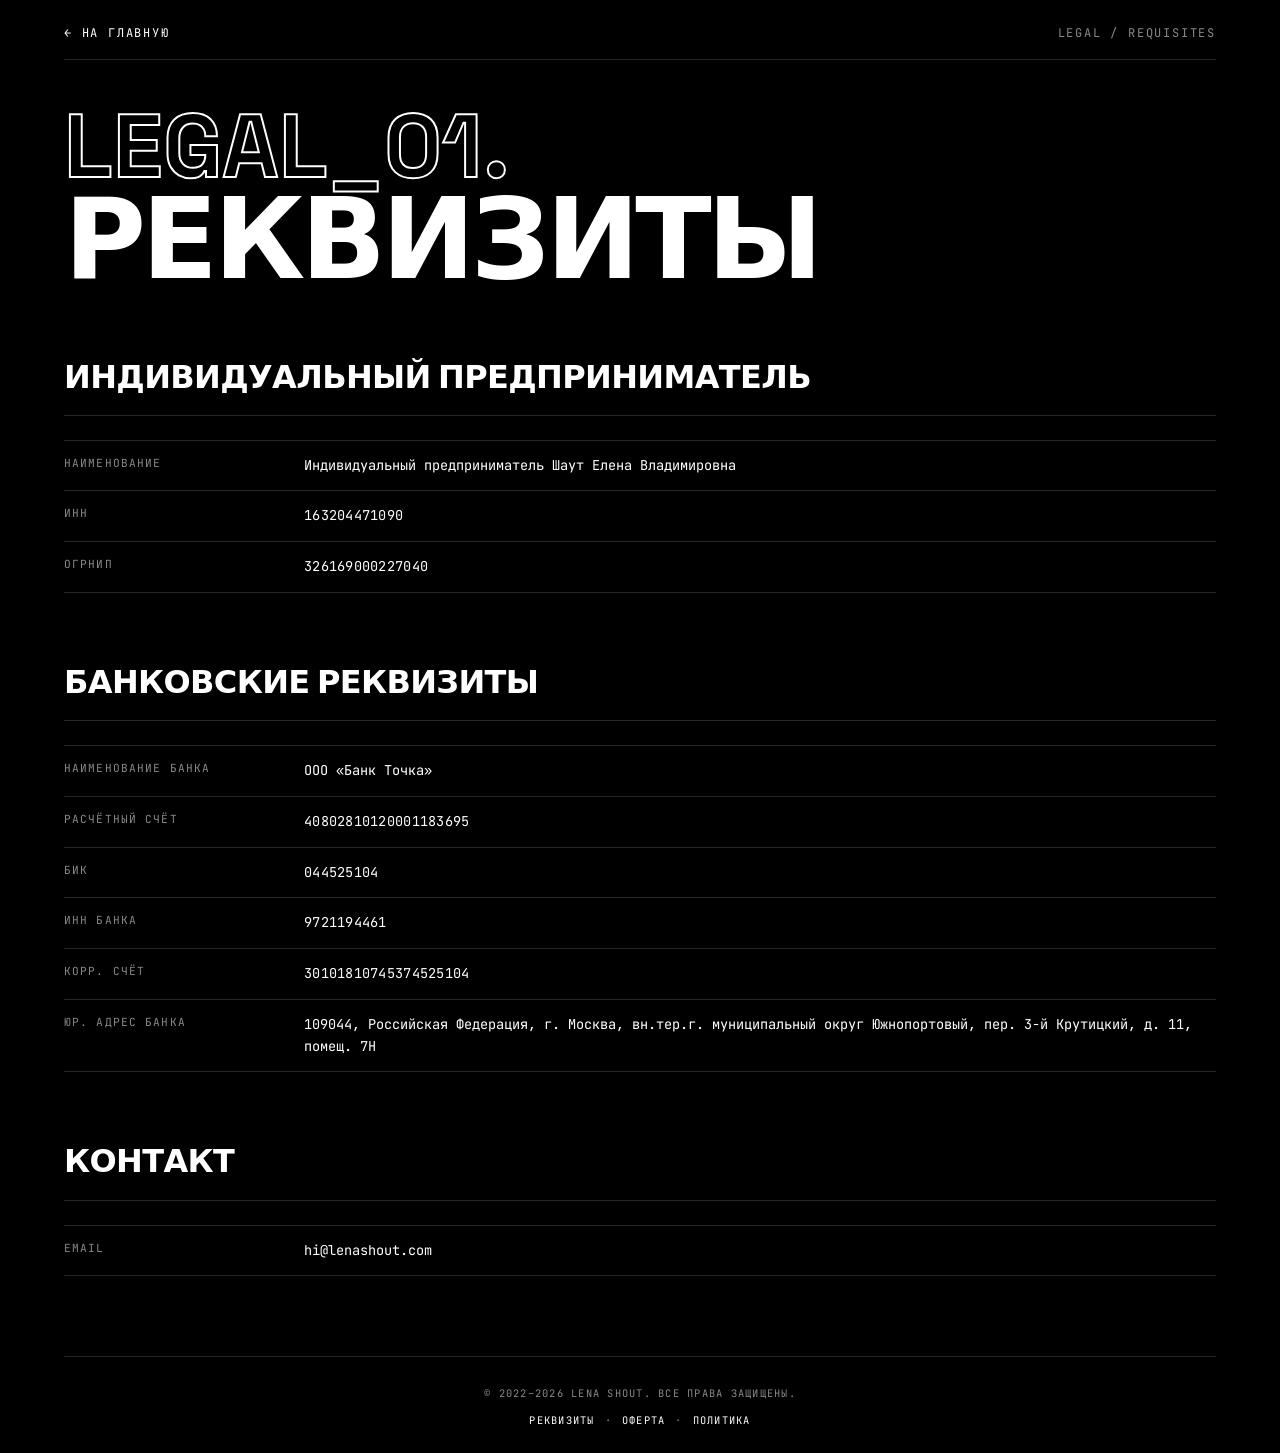
<file: legal/requisites.html>
<!DOCTYPE html>
<html lang="ru">
<head>
<meta charset="UTF-8" />
<meta name="viewport" content="width=device-width, initial-scale=1.0" />
<meta name="theme-color" content="#000000" />
<title>Реквизиты — LENA SHOUT</title>
<meta name="description" content="Реквизиты ИП Шаут Елена Владимировна. LENA SHOUT." />
<meta name="robots" content="index, follow" />
<style>
@import url('https://fonts.googleapis.com/css2?family=Space+Grotesk:wght@400;700;900&family=JetBrains+Mono:wght@300;400;700&display=swap');

:root{
  --bg:#000; --fg:#fff; --dim:#888; --red:#ff2d2d;
  --line:rgba(255,255,255,.15);
  --pad:clamp(20px,5vw,80px);
  --h:'Space Grotesk',system-ui,sans-serif;
  --m:'JetBrains Mono',monospace;
}
*,*::before,*::after{box-sizing:border-box;margin:0;padding:0}
html{scroll-behavior:smooth}
html,body{overflow-x:hidden;background:var(--bg);color:var(--fg)}
body{font-family:var(--m);font-size:15px;line-height:1.6;padding:0 var(--pad);-webkit-font-smoothing:antialiased}
a{color:inherit;text-decoration:none;transition:color .2s}
a:hover{color:var(--dim)}

.scanlines{position:fixed;inset:0;pointer-events:none;z-index:100;background:repeating-linear-gradient(to bottom,rgba(255,255,255,.02) 0 1px,transparent 1px 3px);mix-blend-mode:overlay}

/* ШАПКА */
.top{
  padding:24px 0 16px;
  border-bottom:1px solid var(--line);
  display:flex;justify-content:space-between;align-items:center;
  gap:16px;flex-wrap:wrap;
  font-size:.75rem;letter-spacing:.15em;
  text-transform:uppercase;
  color:var(--dim);
  margin-bottom:48px;
}
.top a{color:var(--fg)}
.top a:hover{color:var(--red)}
.top .page-title{color:var(--dim)}

/* ЗАГОЛОВОК */
.page-head{margin-bottom:64px}
.page-head .num{
  font-family:var(--h);font-weight:900;
  font-size:clamp(2.5rem,7vw,6rem);
  line-height:.85;
  color:transparent;-webkit-text-stroke:2px var(--fg);
  margin-bottom:8px;
}
.page-head h1{
  font-family:var(--h);font-weight:900;
  font-size:clamp(2.5rem,9vw,7rem);
  line-height:.85;letter-spacing:-.04em;
  text-transform:uppercase;
}

/* РЕКВИЗИТЫ */
.req-block{
  margin-bottom:64px;
}
.req-block h2{
  font-family:var(--h);font-weight:900;
  font-size:clamp(1.4rem,2.5vw,2rem);
  letter-spacing:-.02em;
  text-transform:uppercase;
  margin-bottom:24px;
  padding-bottom:12px;
  border-bottom:1px solid var(--line);
}
.req-list{
  display:grid;
  grid-template-columns:minmax(180px, 240px) 1fr;
  gap:0;
  border-top:1px solid var(--line);
}
.req-list > div{
  padding:14px 0;
  border-bottom:1px solid var(--line);
  font-size:.85rem;
}
.req-list .label{
  color:var(--dim);
  letter-spacing:.1em;
  text-transform:uppercase;
  font-size:.7rem;
  padding-right:24px;
}
.req-list .value{
  color:var(--fg);
  font-family:var(--m);
  word-break:break-word;
}
.req-list .value.mono{
  letter-spacing:.02em;
}

/* ФУТЕР */
.foot{
  margin-top:80px;
  padding:28px 0 24px;border-top:1px solid var(--line);
  display:flex;flex-direction:column;align-items:center;justify-content:center;
  gap:10px;text-align:center;
  font-size:.65rem;letter-spacing:.12em;
  color:var(--dim);text-transform:uppercase;
}
.foot-center{display:flex;align-items:center;justify-content:center;gap:10px;flex-wrap:wrap}
.foot-center a{color:var(--fg)}
.foot-center a:hover{color:var(--red)}
.foot-center .sep{color:var(--dim)}

@media (max-width:700px){
  .req-list{grid-template-columns:1fr}
  .req-list .label{padding-bottom:2px;border-bottom:0}
  .req-list > div{padding:10px 0}
  .req-list .label{padding-top:14px;border-top:1px solid var(--line)}
  .req-list .label:first-child{border-top:0}
}
@media (max-width:600px){
  body{font-size:14px}
}
@media (prefers-reduced-motion:reduce){
  *{transition:none!important}
}
</style>
</head>
<body>

<div class="scanlines"></div>

<header class="top">
  <a href="../index.html">← На главную</a>
  <span class="page-title">Legal / Requisites</span>
</header>

<main>
  <div class="page-head">
    <div class="num">LEGAL_01.</div>
    <h1>Реквизиты</h1>
  </div>

  <!-- ИП -->
  <section class="req-block">
    <h2>Индивидуальный предприниматель</h2>
    <div class="req-list">
      <div class="label">Наименование</div>
      <div class="value">Индивидуальный предприниматель Шаут Елена Владимировна</div>

      <div class="label">ИНН</div>
      <div class="value mono">163204471090</div>

      <div class="label">ОГРНИП</div>
      <div class="value mono">326169000227040</div>
    </div>
  </section>

  <!-- Банк -->
  <section class="req-block">
    <h2>Банковские реквизиты</h2>
    <div class="req-list">
      <div class="label">Наименование банка</div>
      <div class="value">ООО «Банк Точка»</div>

      <div class="label">Расчётный счёт</div>
      <div class="value mono">40802810120001183695</div>

      <div class="label">БИК</div>
      <div class="value mono">044525104</div>

      <div class="label">ИНН банка</div>
      <div class="value mono">9721194461</div>

      <div class="label">Корр. счёт</div>
      <div class="value mono">30101810745374525104</div>

      <div class="label">Юр. адрес банка</div>
      <div class="value">109044, Российская Федерация, г. Москва, вн.тер.г. муниципальный округ Южнопортовый, пер. 3-й Крутицкий, д. 11, помещ. 7Н</div>
    </div>
  </section>

  <!-- Контакт -->
  <section class="req-block">
    <h2>Контакт</h2>
    <div class="req-list">
      <div class="label">Email</div>
      <div class="value"><a href="mailto:shout@ya.ru">hi@lenashout.com</a></div>
    </div>
  </section>
</main>

<footer class="foot">
  <span>© 2022–<span id="year">2026</span> LENA SHOUT. Все права защищены.</span>
  <span class="foot-center">
    <a href="requisites.html">Реквизиты</a>
    <span class="sep">·</span>
    <a href="terms.html">Оферта</a>
    <span class="sep">·</span>
    <a href="privacy.html">Политика</a>
  </span>
</footer>

<script>
document.getElementById('year').textContent = new Date().getFullYear();
</script>
</body>
</html>
</file>
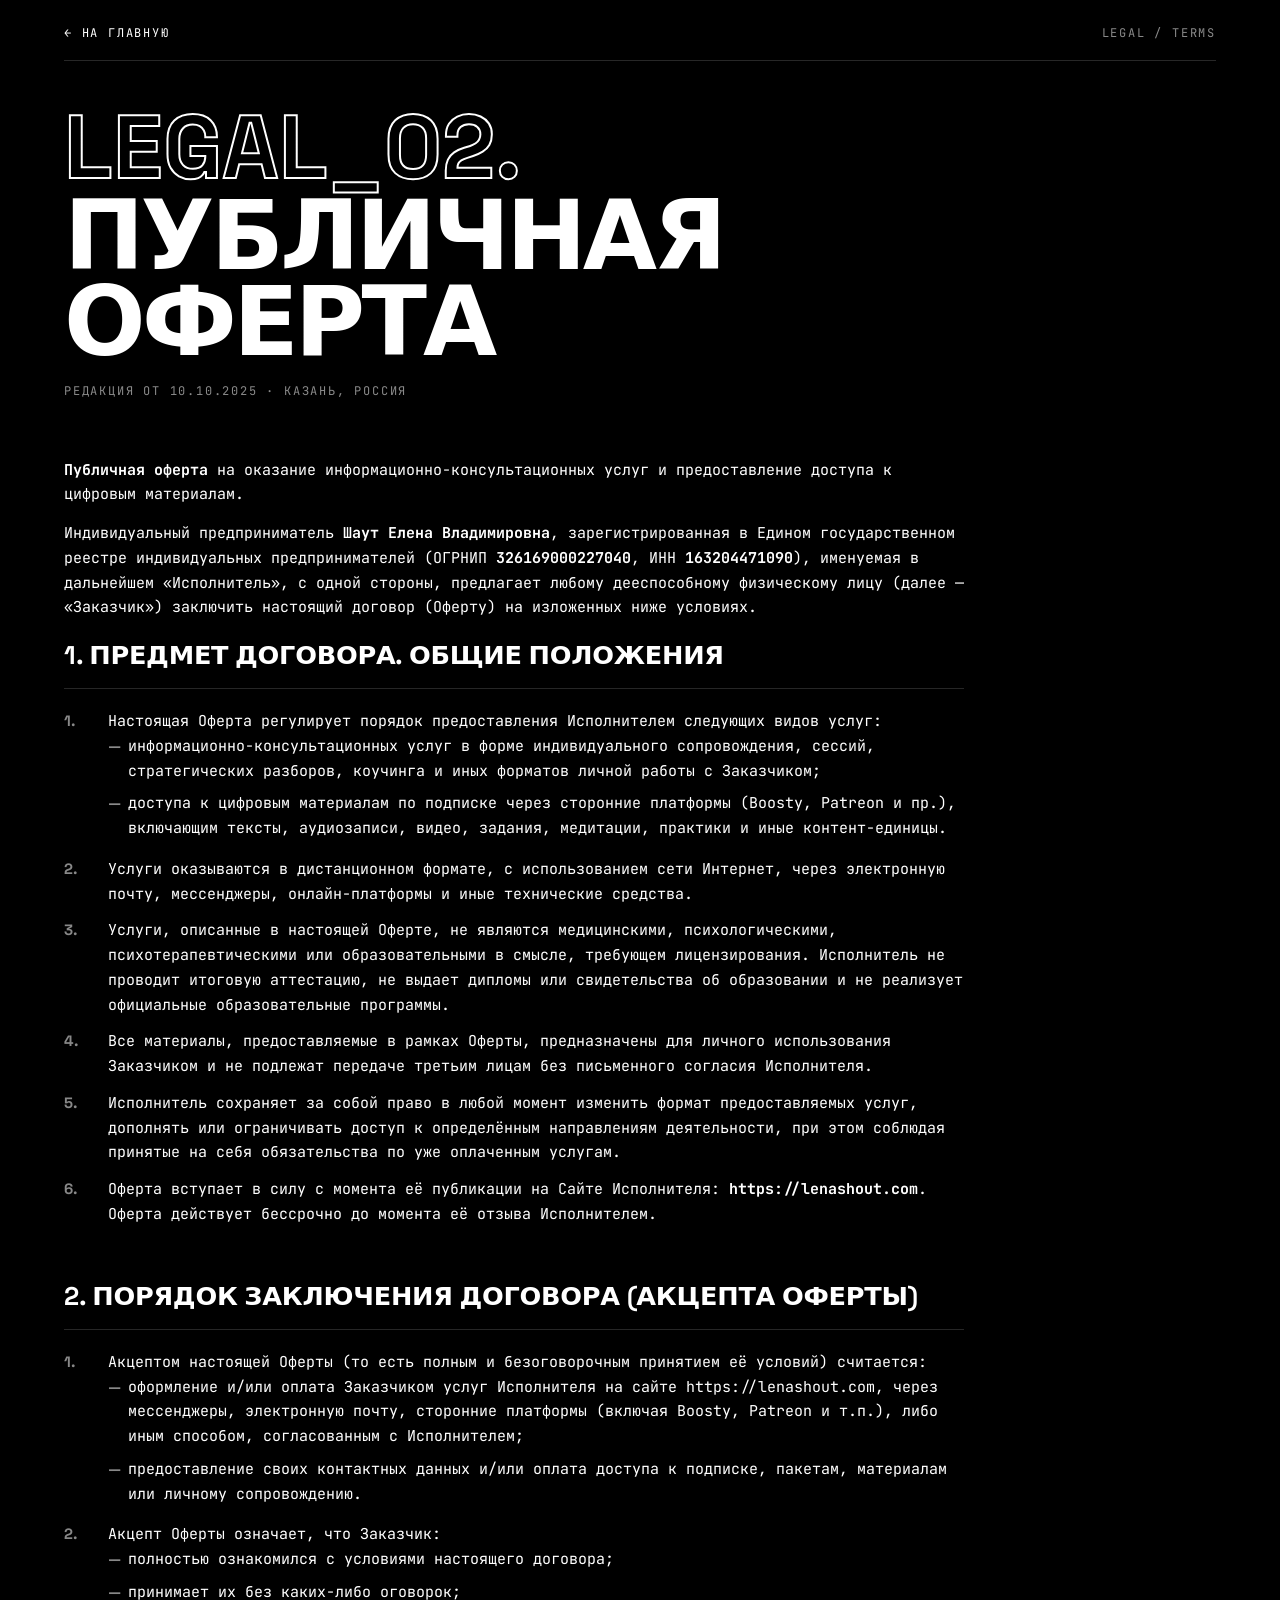
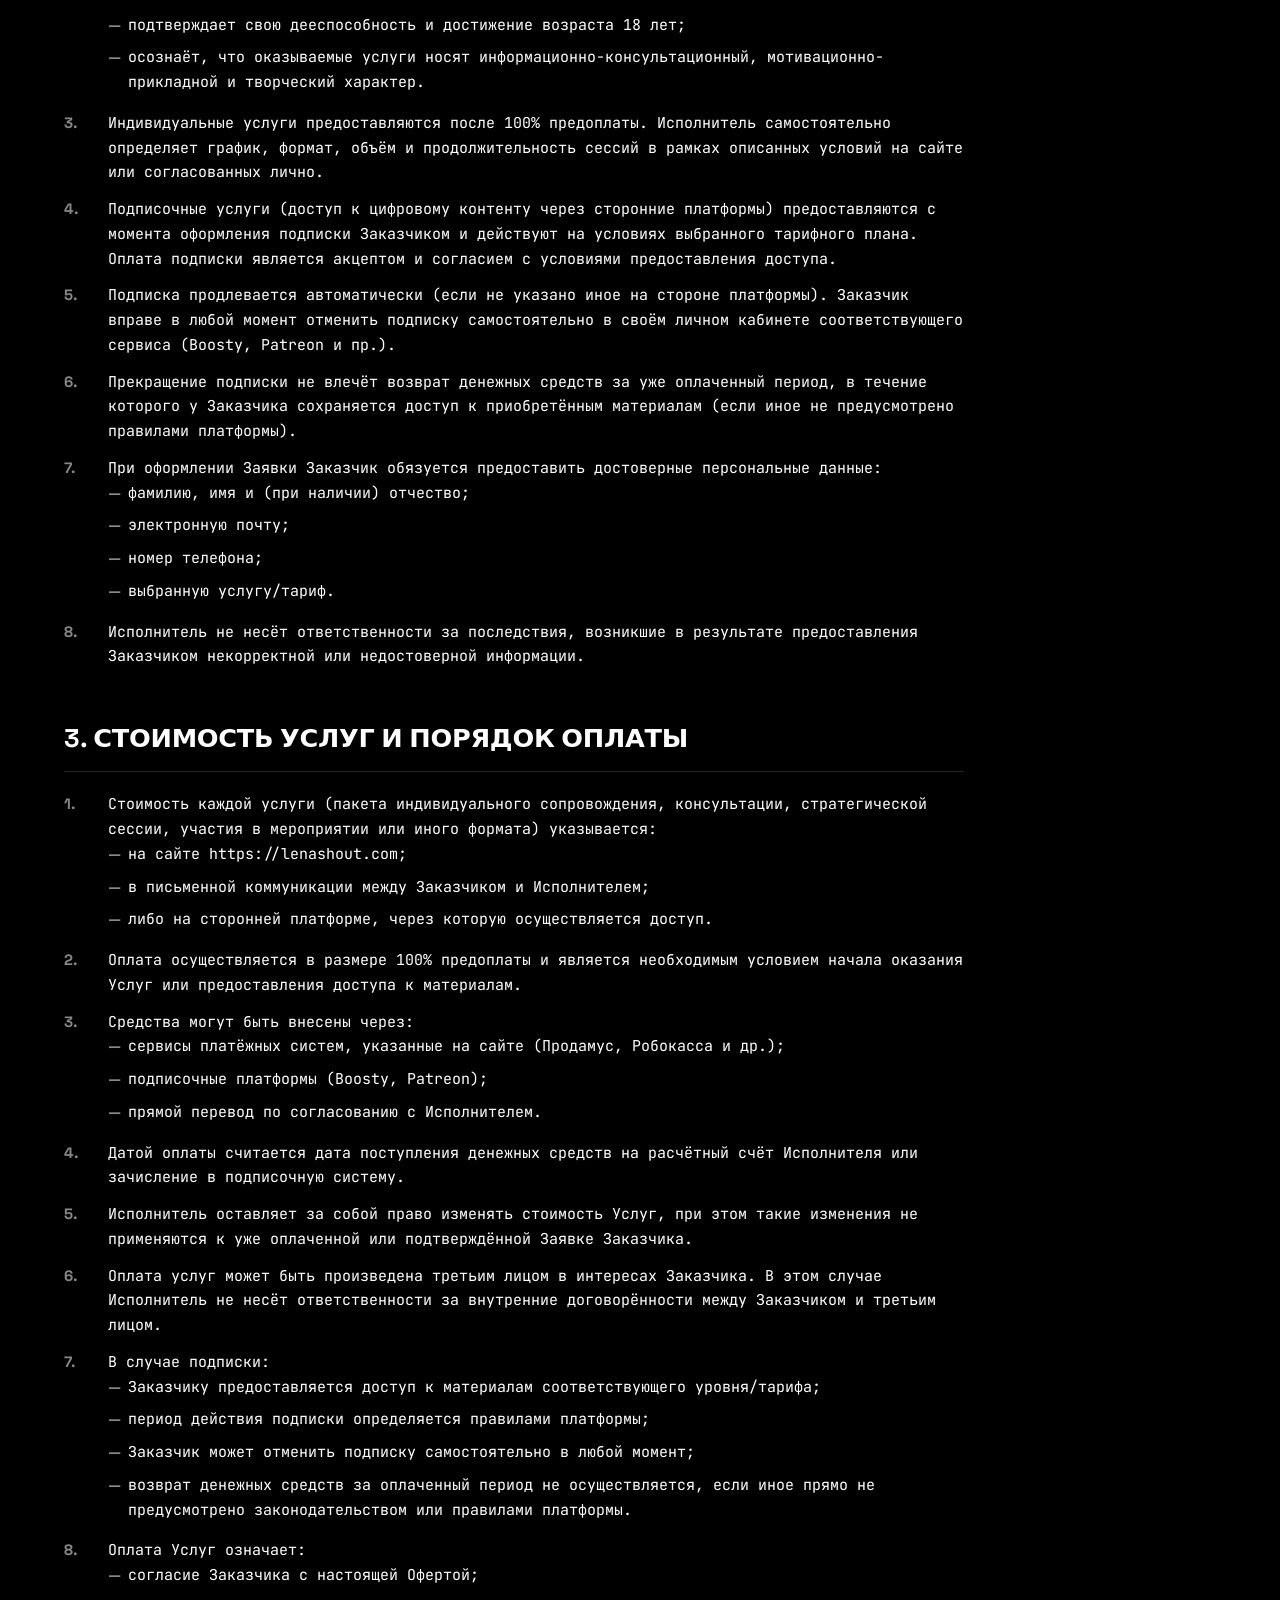
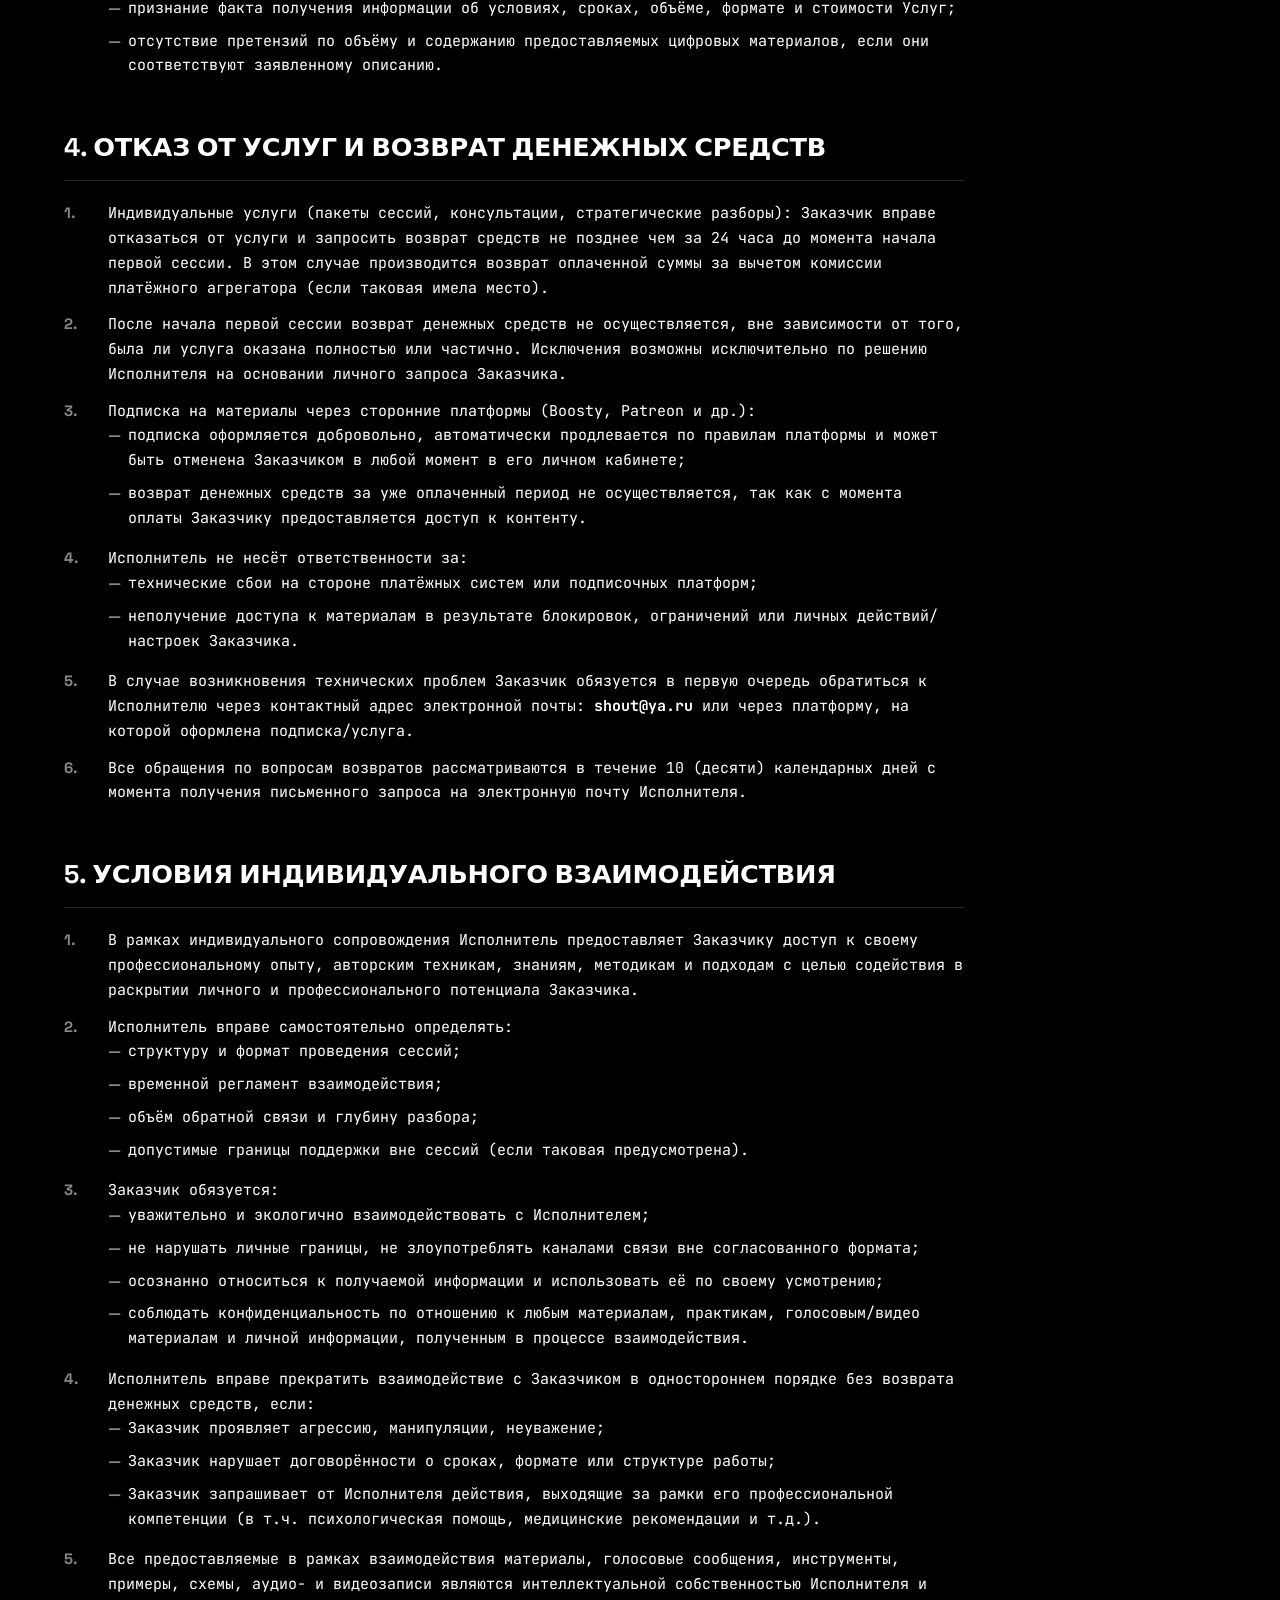
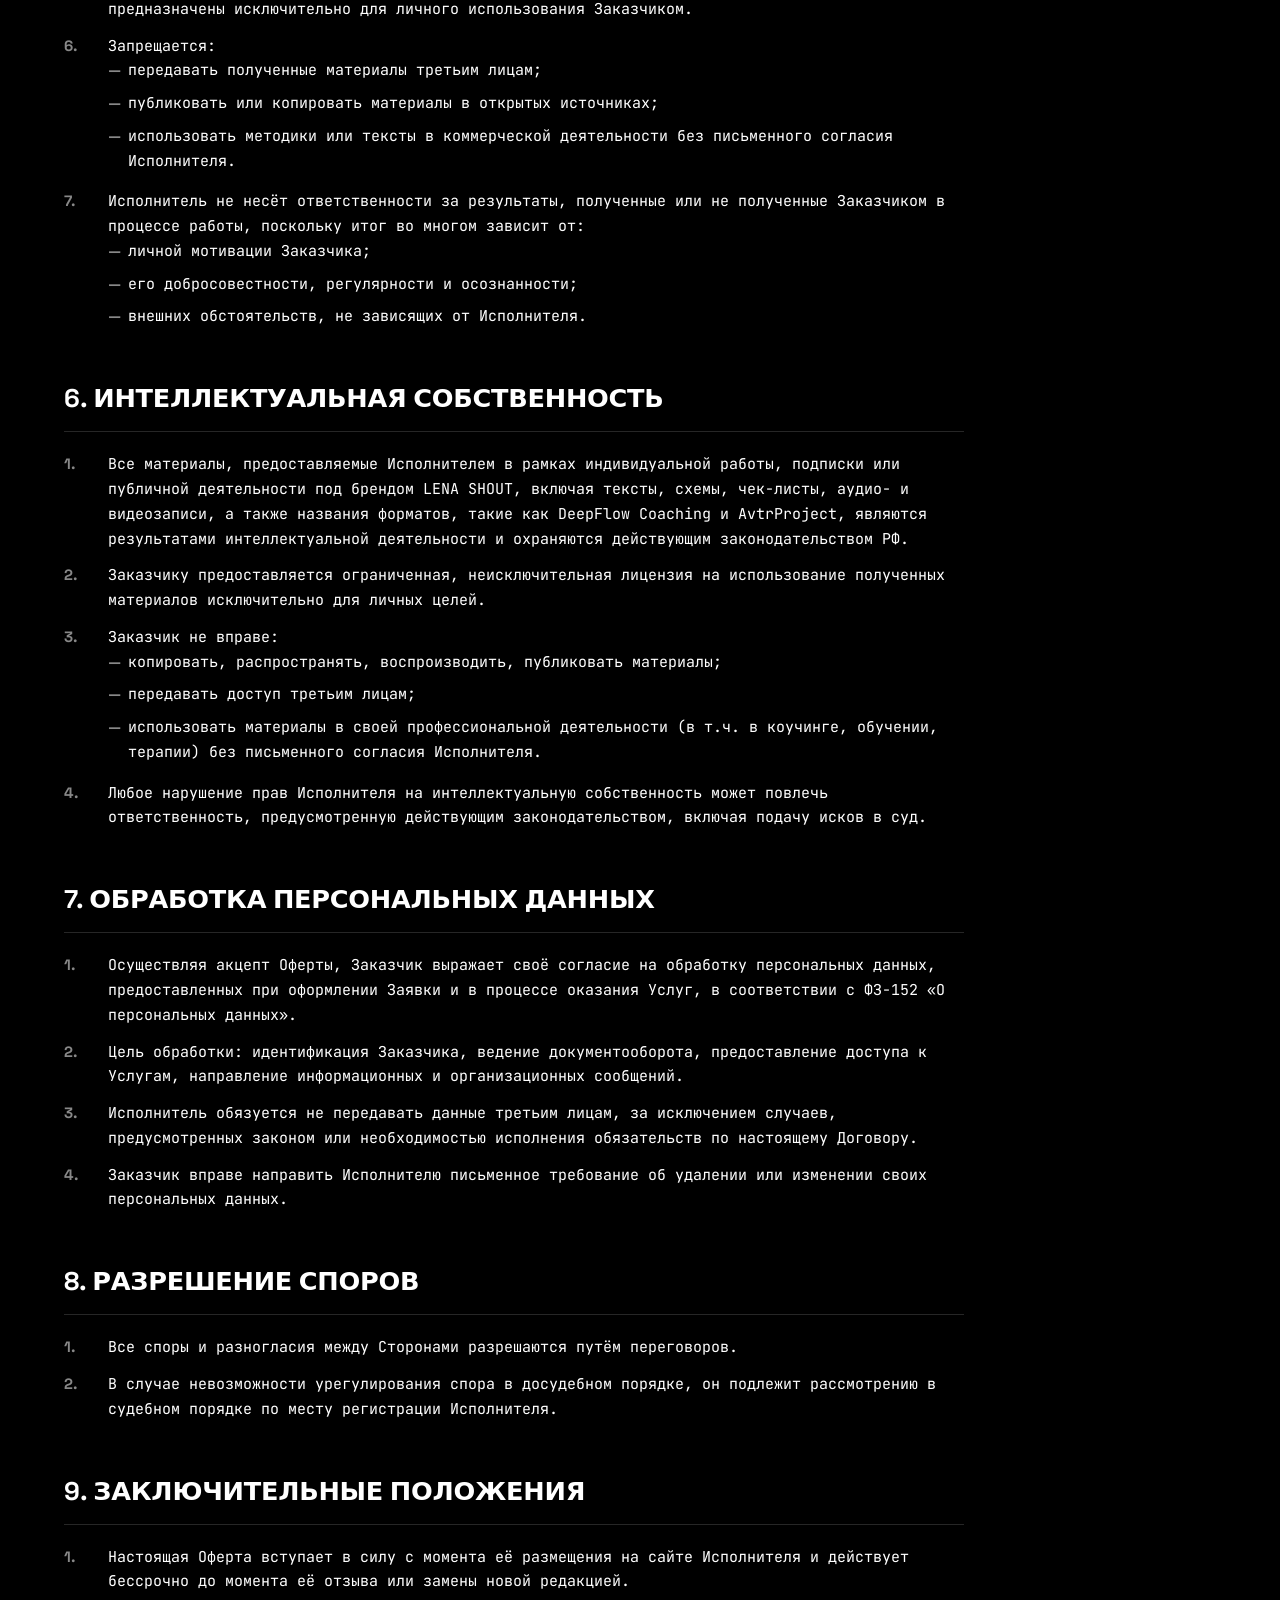
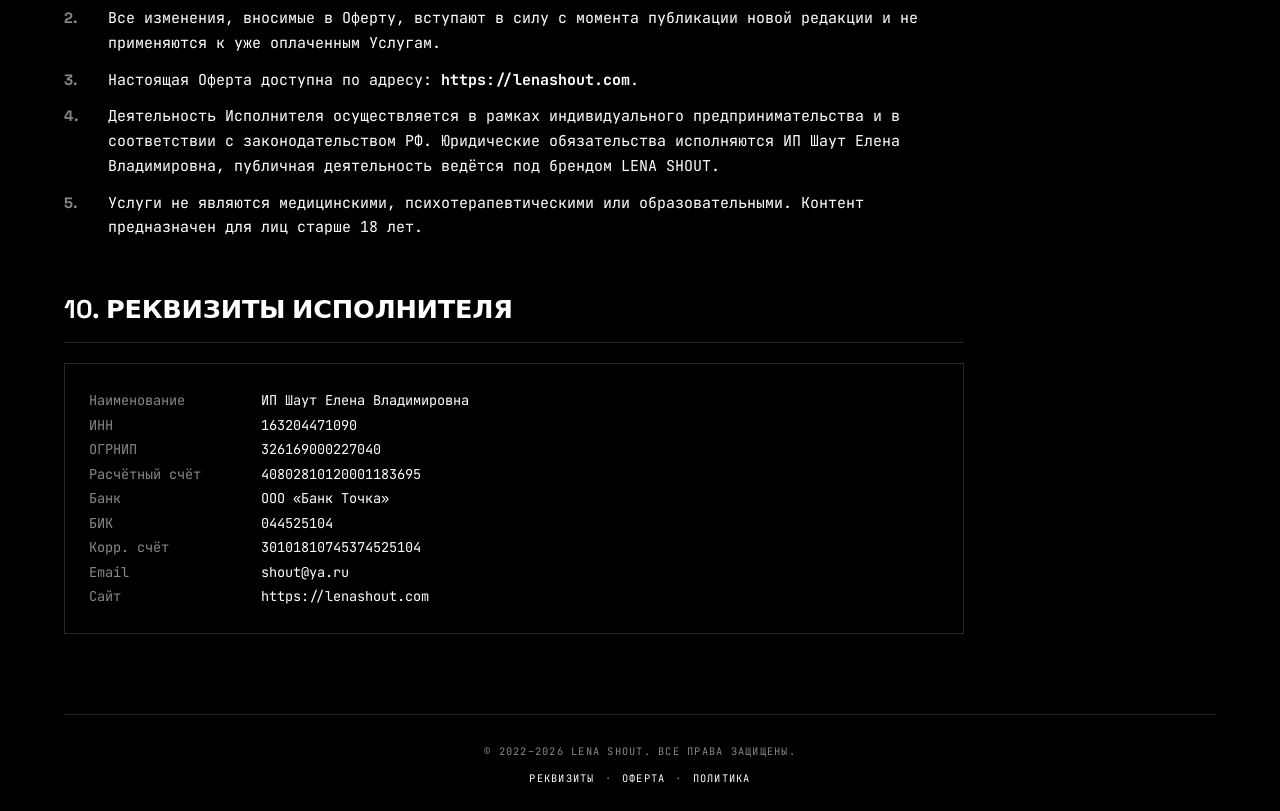
<file: legal/terms.html>
<!DOCTYPE html>
<html lang="ru">
<head>
<meta charset="UTF-8" />
<meta name="viewport" content="width=device-width, initial-scale=1.0" />
<meta name="theme-color" content="#000000" />
<title>Публичная оферта — LENA SHOUT</title>
<meta name="description" content="Публичная оферта на оказание информационно-консультационных услуг ИП Шаут Елена Владимировна." />
<meta name="robots" content="index, follow" />
<style>
@import url('https://fonts.googleapis.com/css2?family=Space+Grotesk:wght@400;700;900&family=JetBrains+Mono:wght@300;400;700&display=swap');

:root{
  --bg:#000; --fg:#fff; --dim:#888; --red:#ff2d2d;
  --line:rgba(255,255,255,.15);
  --pad:clamp(20px,5vw,80px);
  --h:'Space Grotesk',system-ui,sans-serif;
  --m:'JetBrains Mono',monospace;
}
*,*::before,*::after{box-sizing:border-box;margin:0;padding:0}
html{scroll-behavior:smooth}
html,body{overflow-x:hidden;background:var(--bg);color:var(--fg)}
body{font-family:var(--m);font-size:15px;line-height:1.65;padding:0 var(--pad);-webkit-font-smoothing:antialiased}
a{color:inherit;text-decoration:none;transition:color .2s}
a:hover{color:var(--dim)}

.scanlines{position:fixed;inset:0;pointer-events:none;z-index:100;background:repeating-linear-gradient(to bottom,rgba(255,255,255,.02) 0 1px,transparent 1px 3px);mix-blend-mode:overlay}

.top{
  padding:24px 0 16px;border-bottom:1px solid var(--line);
  display:flex;justify-content:space-between;align-items:center;
  gap:16px;flex-wrap:wrap;
  font-size:.75rem;letter-spacing:.15em;text-transform:uppercase;
  color:var(--dim);margin-bottom:48px;
}
.top a{color:var(--fg)}
.top a:hover{color:var(--red)}
.top .page-title{color:var(--dim)}

.page-head{margin-bottom:56px}
.page-head .num{
  font-family:var(--h);font-weight:900;
  font-size:clamp(2.5rem,7vw,6rem);
  line-height:.85;color:transparent;-webkit-text-stroke:2px var(--fg);
  margin-bottom:8px;
}
.page-head h1{
  font-family:var(--h);font-weight:900;
  font-size:clamp(2.2rem,8vw,6rem);
  line-height:.9;letter-spacing:-.04em;text-transform:uppercase;
  margin-bottom:16px;
}
.page-head .meta{
  font-size:.75rem;letter-spacing:.15em;
  color:var(--dim);text-transform:uppercase;
}

.legal{max-width:900px}
.legal section{margin-bottom:48px}
.legal h2{
  font-family:var(--h);font-weight:900;
  font-size:clamp(1.2rem,2.2vw,1.6rem);
  letter-spacing:-.01em;text-transform:uppercase;
  margin-bottom:20px;padding-bottom:12px;
  border-bottom:1px solid var(--line);
}
.legal h3{
  font-family:var(--h);font-weight:700;
  font-size:1rem;margin:20px 0 8px;
  letter-spacing:.02em;
}
.legal p{margin-bottom:14px;color:var(--fg)}
.legal p.muted{color:var(--dim)}
.legal ol, .legal ul{margin:0 0 16px 0;padding-left:0;list-style:none;counter-reset:item}
.legal ol li{
  position:relative;padding-left:44px;margin-bottom:12px;
  counter-increment:item;
}
.legal ol li::before{
  content:counter(item) ".";
  position:absolute;left:0;top:0;
  font-family:var(--h);font-weight:700;
  color:var(--dim);min-width:32px;
}
.legal ul li{
  position:relative;padding-left:20px;margin-bottom:8px;
}
.legal ul li::before{
  content:"—";position:absolute;left:0;top:0;color:var(--dim);
}
.legal strong{font-weight:700}
.legal .requisites{
  border:1px solid var(--line);padding:24px;
  font-size:.85rem;line-height:1.8;
}
.legal .requisites .row{display:flex;gap:12px;flex-wrap:wrap}
.legal .requisites .row .label{color:var(--dim);min-width:160px}

.foot{
  margin-top:80px;padding:28px 0 24px;border-top:1px solid var(--line);
  display:flex;flex-direction:column;align-items:center;justify-content:center;
  gap:10px;text-align:center;
  font-size:.65rem;letter-spacing:.12em;
  color:var(--dim);text-transform:uppercase;
}
.foot-center{display:flex;align-items:center;justify-content:center;gap:10px;flex-wrap:wrap}
.foot-center a{color:var(--fg)}
.foot-center a:hover{color:var(--red)}
.foot-center .sep{color:var(--dim)}

@media (max-width:600px){
  body{font-size:14px}
  .legal ol li{padding-left:32px}
  .legal .requisites .row{flex-direction:column;gap:2px}
}
@media (prefers-reduced-motion:reduce){
  *{transition:none!important}
}
</style>
</head>
<body>

<div class="scanlines"></div>

<header class="top">
  <a href="../index.html">← На главную</a>
  <span class="page-title">Legal / Terms</span>
</header>

<main class="legal">

  <div class="page-head">
    <div class="num">LEGAL_02.</div>
    <h1>Публичная оферта</h1>
    <div class="meta">Редакция от 10.10.2025 · Казань, Россия</div>
  </div>

  <p>
    <strong>Публичная оферта</strong> на оказание информационно-консультационных услуг
    и предоставление доступа к цифровым материалам.
  </p>

  <p>
    Индивидуальный предприниматель <strong>Шаут Елена Владимировна</strong>, зарегистрированная
    в Едином государственном реестре индивидуальных предпринимателей
    (ОГРНИП <strong>326169000227040</strong>, ИНН <strong>163204471090</strong>),
    именуемая в дальнейшем «Исполнитель», с одной стороны, предлагает любому
    дееспособному физическому лицу (далее — «Заказчик») заключить настоящий договор
    (Оферту) на изложенных ниже условиях.
  </p>

  <section>
    <h2>1. Предмет договора. Общие положения</h2>
    <ol>
      <li>Настоящая Оферта регулирует порядок предоставления Исполнителем следующих видов услуг:
        <ul>
          <li>информационно-консультационных услуг в форме индивидуального сопровождения, сессий, стратегических разборов, коучинга и иных форматов личной работы с Заказчиком;</li>
          <li>доступа к цифровым материалам по подписке через сторонние платформы (Boosty, Patreon и пр.), включающим тексты, аудиозаписи, видео, задания, медитации, практики и иные контент-единицы.</li>
        </ul>
      </li>
      <li>Услуги оказываются в дистанционном формате, с использованием сети Интернет, через электронную почту, мессенджеры, онлайн-платформы и иные технические средства.</li>
      <li>Услуги, описанные в настоящей Оферте, не являются медицинскими, психологическими, психотерапевтическими или образовательными в смысле, требующем лицензирования. Исполнитель не проводит итоговую аттестацию, не выдает дипломы или свидетельства об образовании и не реализует официальные образовательные программы.</li>
      <li>Все материалы, предоставляемые в рамках Оферты, предназначены для личного использования Заказчиком и не подлежат передаче третьим лицам без письменного согласия Исполнителя.</li>
      <li>Исполнитель сохраняет за собой право в любой момент изменить формат предоставляемых услуг, дополнять или ограничивать доступ к определённым направлениям деятельности, при этом соблюдая принятые на себя обязательства по уже оплаченным услугам.</li>
      <li>Оферта вступает в силу с момента её публикации на Сайте Исполнителя: <strong>https://lenashout.com</strong>. Оферта действует бессрочно до момента её отзыва Исполнителем.</li>
    </ol>
  </section>

  <section>
    <h2>2. Порядок заключения договора (акцепта оферты)</h2>
    <ol>
      <li>Акцептом настоящей Оферты (то есть полным и безоговорочным принятием её условий) считается:
        <ul>
          <li>оформление и/или оплата Заказчиком услуг Исполнителя на сайте https://lenashout.com, через мессенджеры, электронную почту, сторонние платформы (включая Boosty, Patreon и т.п.), либо иным способом, согласованным с Исполнителем;</li>
          <li>предоставление своих контактных данных и/или оплата доступа к подписке, пакетам, материалам или личному сопровождению.</li>
        </ul>
      </li>
      <li>Акцепт Оферты означает, что Заказчик:
        <ul>
          <li>полностью ознакомился с условиями настоящего договора;</li>
          <li>принимает их без каких-либо оговорок;</li>
          <li>подтверждает свою дееспособность и достижение возраста 18 лет;</li>
          <li>осознаёт, что оказываемые услуги носят информационно-консультационный, мотивационно-прикладной и творческий характер.</li>
        </ul>
      </li>
      <li>Индивидуальные услуги предоставляются после 100% предоплаты. Исполнитель самостоятельно определяет график, формат, объём и продолжительность сессий в рамках описанных условий на сайте или согласованных лично.</li>
      <li>Подписочные услуги (доступ к цифровому контенту через сторонние платформы) предоставляются с момента оформления подписки Заказчиком и действуют на условиях выбранного тарифного плана. Оплата подписки является акцептом и согласием с условиями предоставления доступа.</li>
      <li>Подписка продлевается автоматически (если не указано иное на стороне платформы). Заказчик вправе в любой момент отменить подписку самостоятельно в своём личном кабинете соответствующего сервиса (Boosty, Patreon и пр.).</li>
      <li>Прекращение подписки не влечёт возврат денежных средств за уже оплаченный период, в течение которого у Заказчика сохраняется доступ к приобретённым материалам (если иное не предусмотрено правилами платформы).</li>
      <li>При оформлении Заявки Заказчик обязуется предоставить достоверные персональные данные:
        <ul>
          <li>фамилию, имя и (при наличии) отчество;</li>
          <li>электронную почту;</li>
          <li>номер телефона;</li>
          <li>выбранную услугу/тариф.</li>
        </ul>
      </li>
      <li>Исполнитель не несёт ответственности за последствия, возникшие в результате предоставления Заказчиком некорректной или недостоверной информации.</li>
    </ol>
  </section>

  <section>
    <h2>3. Стоимость услуг и порядок оплаты</h2>
    <ol>
      <li>Стоимость каждой услуги (пакета индивидуального сопровождения, консультации, стратегической сессии, участия в мероприятии или иного формата) указывается:
        <ul>
          <li>на сайте https://lenashout.com;</li>
          <li>в письменной коммуникации между Заказчиком и Исполнителем;</li>
          <li>либо на сторонней платформе, через которую осуществляется доступ.</li>
        </ul>
      </li>
      <li>Оплата осуществляется в размере 100% предоплаты и является необходимым условием начала оказания Услуг или предоставления доступа к материалам.</li>
      <li>Средства могут быть внесены через:
        <ul>
          <li>сервисы платёжных систем, указанные на сайте (Продамус, Робокасса и др.);</li>
          <li>подписочные платформы (Boosty, Patreon);</li>
          <li>прямой перевод по согласованию с Исполнителем.</li>
        </ul>
      </li>
      <li>Датой оплаты считается дата поступления денежных средств на расчётный счёт Исполнителя или зачисление в подписочную систему.</li>
      <li>Исполнитель оставляет за собой право изменять стоимость Услуг, при этом такие изменения не применяются к уже оплаченной или подтверждённой Заявке Заказчика.</li>
      <li>Оплата услуг может быть произведена третьим лицом в интересах Заказчика. В этом случае Исполнитель не несёт ответственности за внутренние договорённости между Заказчиком и третьим лицом.</li>
      <li>В случае подписки:
        <ul>
          <li>Заказчику предоставляется доступ к материалам соответствующего уровня/тарифа;</li>
          <li>период действия подписки определяется правилами платформы;</li>
          <li>Заказчик может отменить подписку самостоятельно в любой момент;</li>
          <li>возврат денежных средств за оплаченный период не осуществляется, если иное прямо не предусмотрено законодательством или правилами платформы.</li>
        </ul>
      </li>
      <li>Оплата Услуг означает:
        <ul>
          <li>согласие Заказчика с настоящей Офертой;</li>
          <li>признание факта получения информации об условиях, сроках, объёме, формате и стоимости Услуг;</li>
          <li>отсутствие претензий по объёму и содержанию предоставляемых цифровых материалов, если они соответствуют заявленному описанию.</li>
        </ul>
      </li>
    </ol>
  </section>

  <section>
    <h2>4. Отказ от услуг и возврат денежных средств</h2>
    <ol>
      <li>Индивидуальные услуги (пакеты сессий, консультации, стратегические разборы): Заказчик вправе отказаться от услуги и запросить возврат средств не позднее чем за 24 часа до момента начала первой сессии. В этом случае производится возврат оплаченной суммы за вычетом комиссии платёжного агрегатора (если таковая имела место).</li>
      <li>После начала первой сессии возврат денежных средств не осуществляется, вне зависимости от того, была ли услуга оказана полностью или частично. Исключения возможны исключительно по решению Исполнителя на основании личного запроса Заказчика.</li>
      <li>Подписка на материалы через сторонние платформы (Boosty, Patreon и др.):
        <ul>
          <li>подписка оформляется добровольно, автоматически продлевается по правилам платформы и может быть отменена Заказчиком в любой момент в его личном кабинете;</li>
          <li>возврат денежных средств за уже оплаченный период не осуществляется, так как с момента оплаты Заказчику предоставляется доступ к контенту.</li>
        </ul>
      </li>
      <li>Исполнитель не несёт ответственности за:
        <ul>
          <li>технические сбои на стороне платёжных систем или подписочных платформ;</li>
          <li>неполучение доступа к материалам в результате блокировок, ограничений или личных действий/настроек Заказчика.</li>
        </ul>
      </li>
      <li>В случае возникновения технических проблем Заказчик обязуется в первую очередь обратиться к Исполнителю через контактный адрес электронной почты: <strong>shout@ya.ru</strong> или через платформу, на которой оформлена подписка/услуга.</li>
      <li>Все обращения по вопросам возвратов рассматриваются в течение 10 (десяти) календарных дней с момента получения письменного запроса на электронную почту Исполнителя.</li>
    </ol>
  </section>

  <section>
    <h2>5. Условия индивидуального взаимодействия</h2>
    <ol>
      <li>В рамках индивидуального сопровождения Исполнитель предоставляет Заказчику доступ к своему профессиональному опыту, авторским техникам, знаниям, методикам и подходам с целью содействия в раскрытии личного и профессионального потенциала Заказчика.</li>
      <li>Исполнитель вправе самостоятельно определять:
        <ul>
          <li>структуру и формат проведения сессий;</li>
          <li>временной регламент взаимодействия;</li>
          <li>объём обратной связи и глубину разбора;</li>
          <li>допустимые границы поддержки вне сессий (если таковая предусмотрена).</li>
        </ul>
      </li>
      <li>Заказчик обязуется:
        <ul>
          <li>уважительно и экологично взаимодействовать с Исполнителем;</li>
          <li>не нарушать личные границы, не злоупотреблять каналами связи вне согласованного формата;</li>
          <li>осознанно относиться к получаемой информации и использовать её по своему усмотрению;</li>
          <li>соблюдать конфиденциальность по отношению к любым материалам, практикам, голосовым/видео материалам и личной информации, полученным в процессе взаимодействия.</li>
        </ul>
      </li>
      <li>Исполнитель вправе прекратить взаимодействие с Заказчиком в одностороннем порядке без возврата денежных средств, если:
        <ul>
          <li>Заказчик проявляет агрессию, манипуляции, неуважение;</li>
          <li>Заказчик нарушает договорённости о сроках, формате или структуре работы;</li>
          <li>Заказчик запрашивает от Исполнителя действия, выходящие за рамки его профессиональной компетенции (в т.ч. психологическая помощь, медицинские рекомендации и т.д.).</li>
        </ul>
      </li>
      <li>Все предоставляемые в рамках взаимодействия материалы, голосовые сообщения, инструменты, примеры, схемы, аудио- и видеозаписи являются интеллектуальной собственностью Исполнителя и предназначены исключительно для личного использования Заказчиком.</li>
      <li>Запрещается:
        <ul>
          <li>передавать полученные материалы третьим лицам;</li>
          <li>публиковать или копировать материалы в открытых источниках;</li>
          <li>использовать методики или тексты в коммерческой деятельности без письменного согласия Исполнителя.</li>
        </ul>
      </li>
      <li>Исполнитель не несёт ответственности за результаты, полученные или не полученные Заказчиком в процессе работы, поскольку итог во многом зависит от:
        <ul>
          <li>личной мотивации Заказчика;</li>
          <li>его добросовестности, регулярности и осознанности;</li>
          <li>внешних обстоятельств, не зависящих от Исполнителя.</li>
        </ul>
      </li>
    </ol>
  </section>

  <section>
    <h2>6. Интеллектуальная собственность</h2>
    <ol>
      <li>Все материалы, предоставляемые Исполнителем в рамках индивидуальной работы, подписки или публичной деятельности под брендом LENA SHOUT, включая тексты, схемы, чек-листы, аудио- и видеозаписи, а также названия форматов, такие как DeepFlow Coaching и AvtrProject, являются результатами интеллектуальной деятельности и охраняются действующим законодательством РФ.</li>
      <li>Заказчику предоставляется ограниченная, неисключительная лицензия на использование полученных материалов исключительно для личных целей.</li>
      <li>Заказчик не вправе:
        <ul>
          <li>копировать, распространять, воспроизводить, публиковать материалы;</li>
          <li>передавать доступ третьим лицам;</li>
          <li>использовать материалы в своей профессиональной деятельности (в т.ч. в коучинге, обучении, терапии) без письменного согласия Исполнителя.</li>
        </ul>
      </li>
      <li>Любое нарушение прав Исполнителя на интеллектуальную собственность может повлечь ответственность, предусмотренную действующим законодательством, включая подачу исков в суд.</li>
    </ol>
  </section>

  <section>
    <h2>7. Обработка персональных данных</h2>
    <ol>
      <li>Осуществляя акцепт Оферты, Заказчик выражает своё согласие на обработку персональных данных, предоставленных при оформлении Заявки и в процессе оказания Услуг, в соответствии с ФЗ-152 «О персональных данных».</li>
      <li>Цель обработки: идентификация Заказчика, ведение документооборота, предоставление доступа к Услугам, направление информационных и организационных сообщений.</li>
      <li>Исполнитель обязуется не передавать данные третьим лицам, за исключением случаев, предусмотренных законом или необходимостью исполнения обязательств по настоящему Договору.</li>
      <li>Заказчик вправе направить Исполнителю письменное требование об удалении или изменении своих персональных данных.</li>
    </ol>
  </section>

  <section>
    <h2>8. Разрешение споров</h2>
    <ol>
      <li>Все споры и разногласия между Сторонами разрешаются путём переговоров.</li>
      <li>В случае невозможности урегулирования спора в досудебном порядке, он подлежит рассмотрению в судебном порядке по месту регистрации Исполнителя.</li>
    </ol>
  </section>

  <section>
    <h2>9. Заключительные положения</h2>
    <ol>
      <li>Настоящая Оферта вступает в силу с момента её размещения на сайте Исполнителя и действует бессрочно до момента её отзыва или замены новой редакцией.</li>
      <li>Все изменения, вносимые в Оферту, вступают в силу с момента публикации новой редакции и не применяются к уже оплаченным Услугам.</li>
      <li>Настоящая Оферта доступна по адресу: <strong>https://lenashout.com</strong>.</li>
      <li>Деятельность Исполнителя осуществляется в рамках индивидуального предпринимательства и в соответствии с законодательством РФ. Юридические обязательства исполняются ИП Шаут Елена Владимировна, публичная деятельность ведётся под брендом LENA SHOUT.</li>
      <li>Услуги не являются медицинскими, психотерапевтическими или образовательными. Контент предназначен для лиц старше 18 лет.</li>
    </ol>
  </section>

  <section>
    <h2>10. Реквизиты исполнителя</h2>
    <div class="requisites">
      <div class="row"><span class="label">Наименование</span><span>ИП Шаут Елена Владимировна</span></div>
      <div class="row"><span class="label">ИНН</span><span>163204471090</span></div>
      <div class="row"><span class="label">ОГРНИП</span><span>326169000227040</span></div>
      <div class="row"><span class="label">Расчётный счёт</span><span>40802810120001183695</span></div>
      <div class="row"><span class="label">Банк</span><span>ООО «Банк Точка»</span></div>
      <div class="row"><span class="label">БИК</span><span>044525104</span></div>
      <div class="row"><span class="label">Корр. счёт</span><span>30101810745374525104</span></div>
      <div class="row"><span class="label">Email</span><span><a href="mailto:shout@ya.ru">shout@ya.ru</a></span></div>
      <div class="row"><span class="label">Сайт</span><span><a href="https://lenashout.com">https://lenashout.com</a></span></div>
    </div>
  </section>

</main>

<footer class="foot">
  <span>© 2022–<span id="year">2026</span> LENA SHOUT. Все права защищены.</span>
  <span class="foot-center">
    <a href="requisites.html">Реквизиты</a>
    <span class="sep">·</span>
    <a href="terms.html">Оферта</a>
    <span class="sep">·</span>
    <a href="privacy.html">Политика</a>
  </span>
</footer>

<script>
document.getElementById('year').textContent = new Date().getFullYear();
</script>
</body>
</html>
</file>
